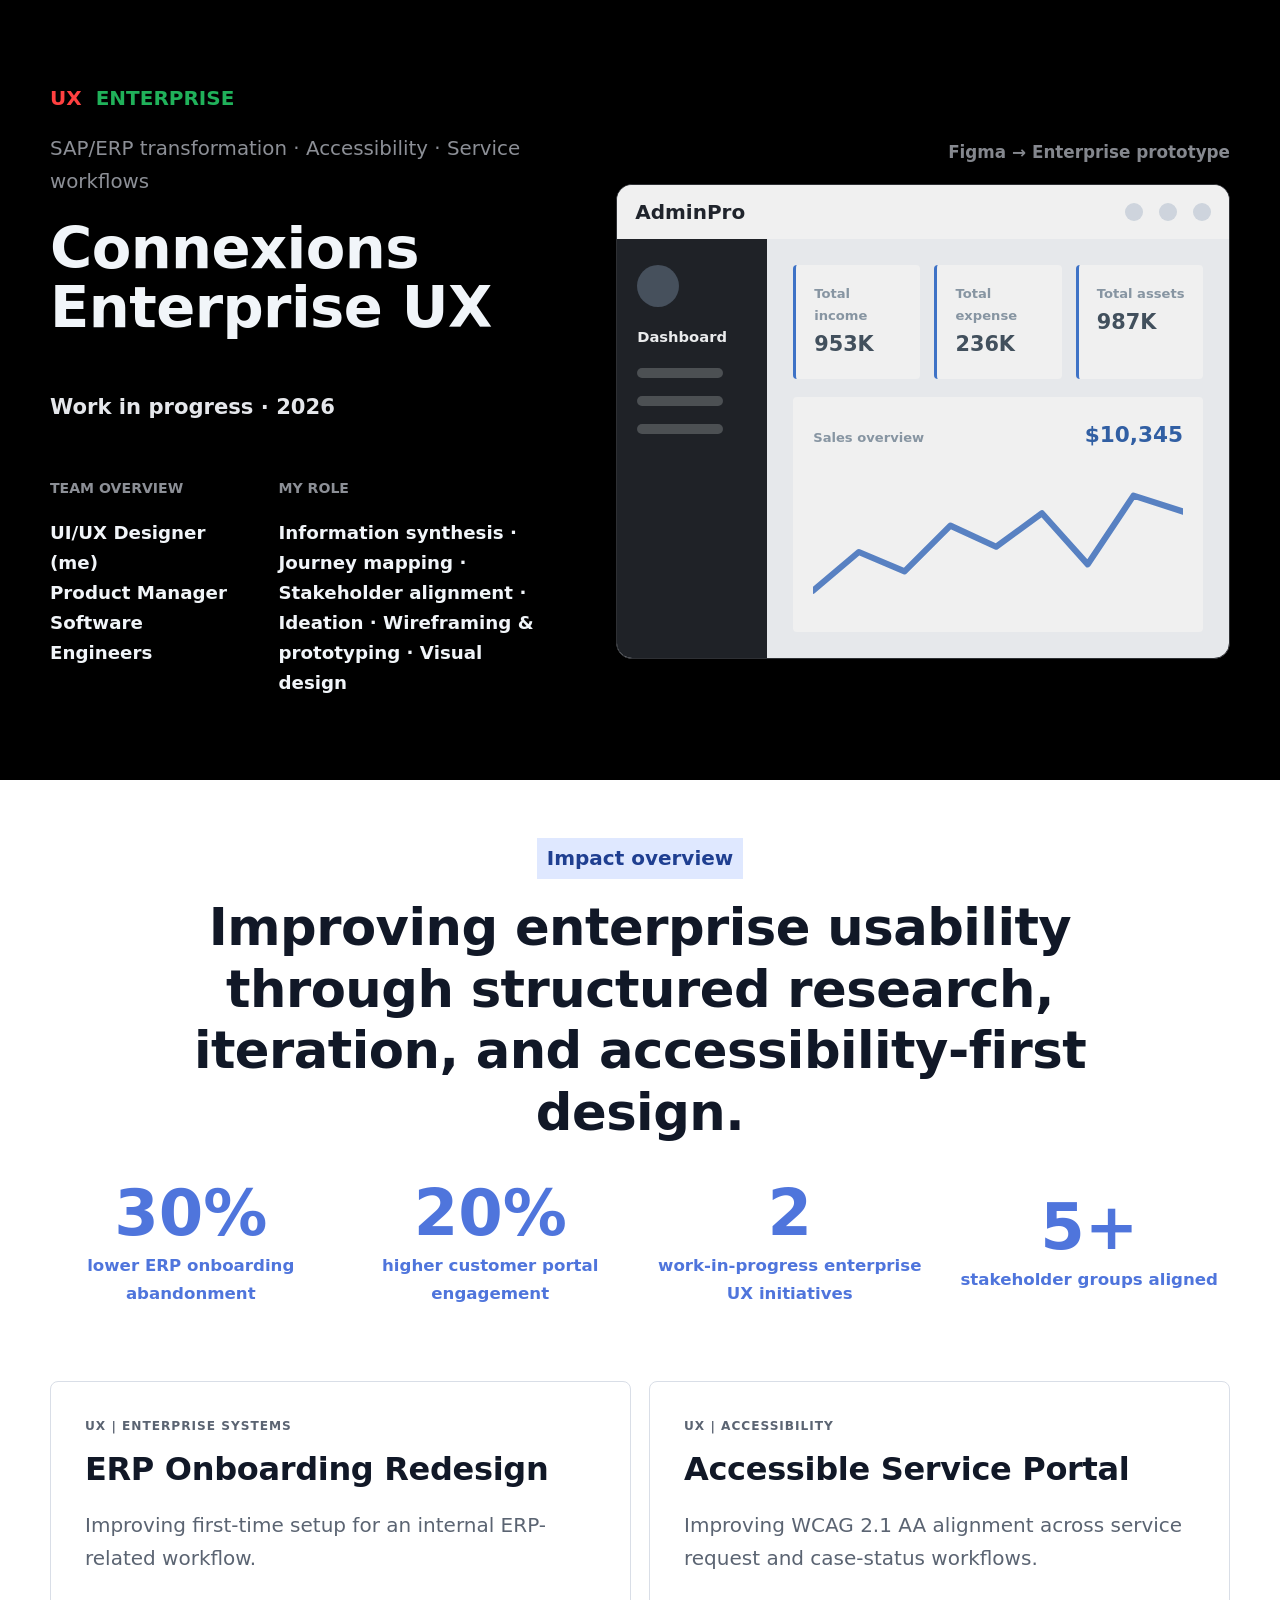
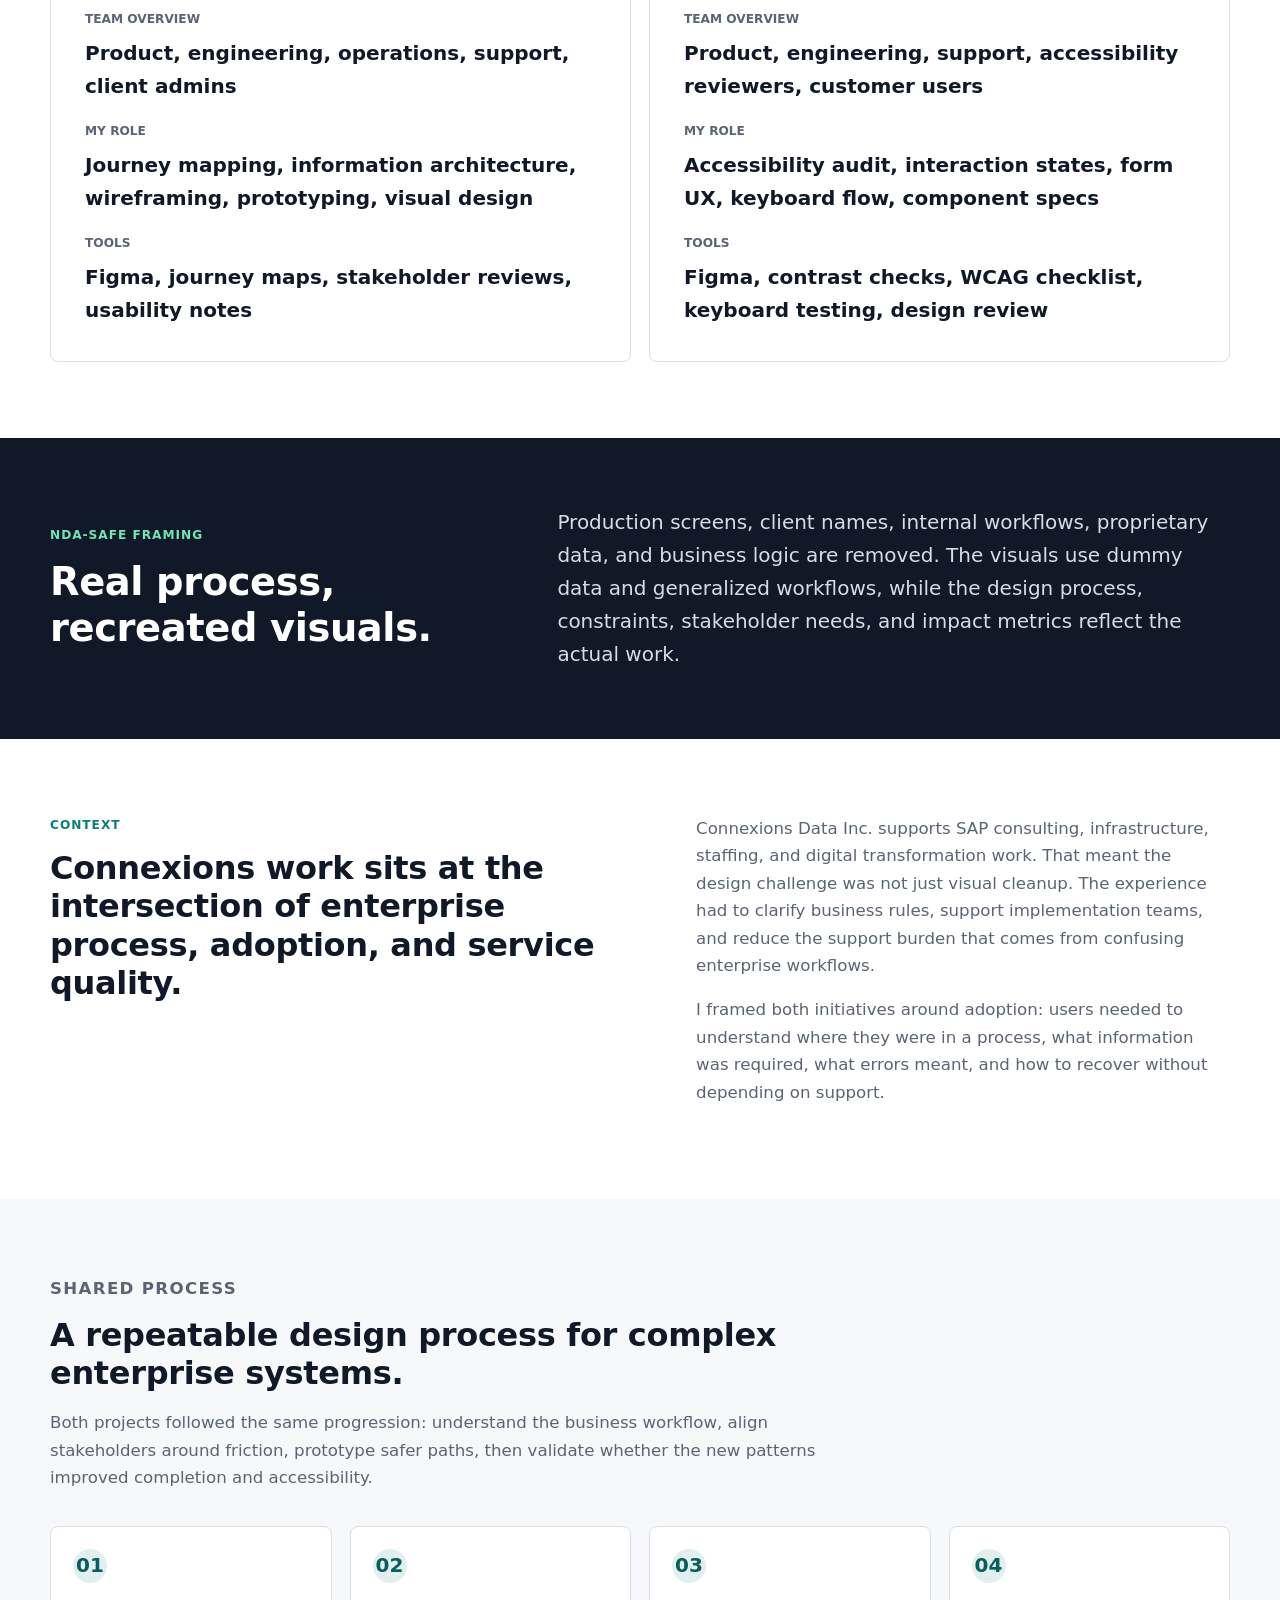
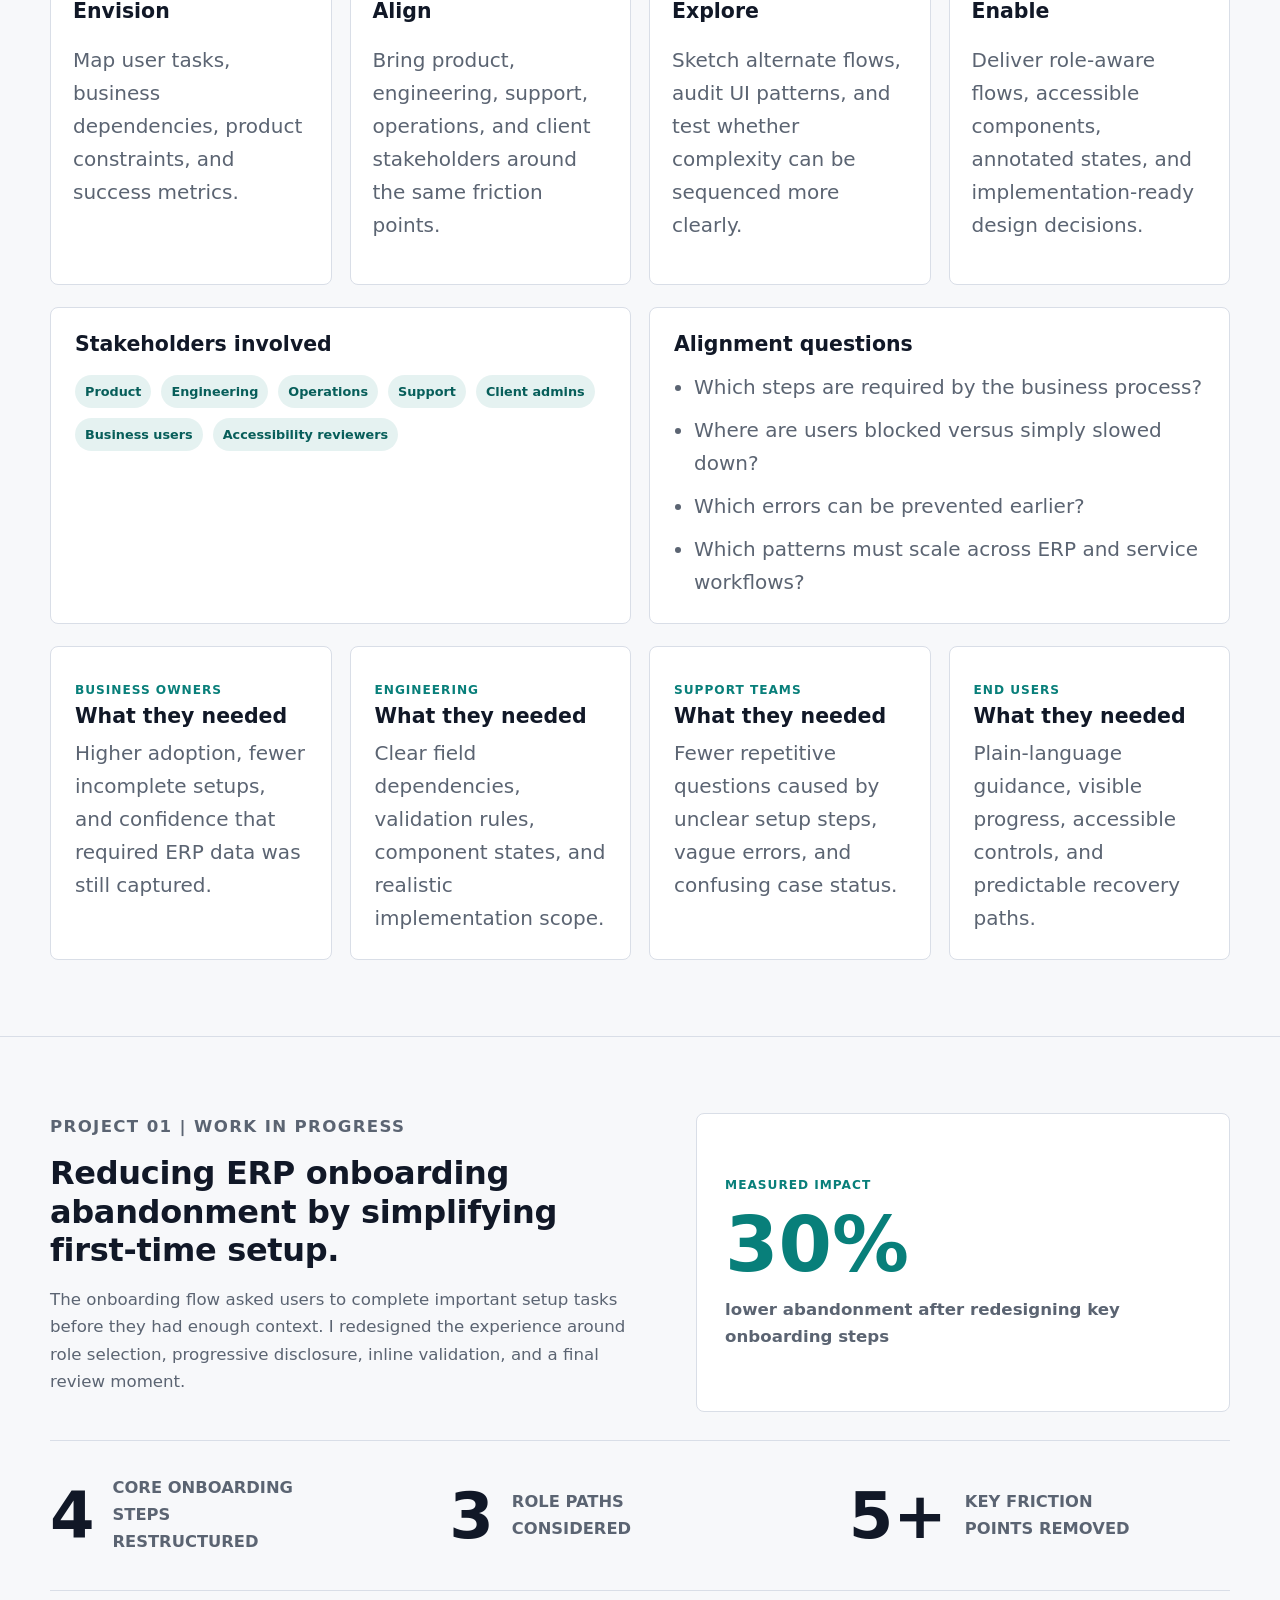
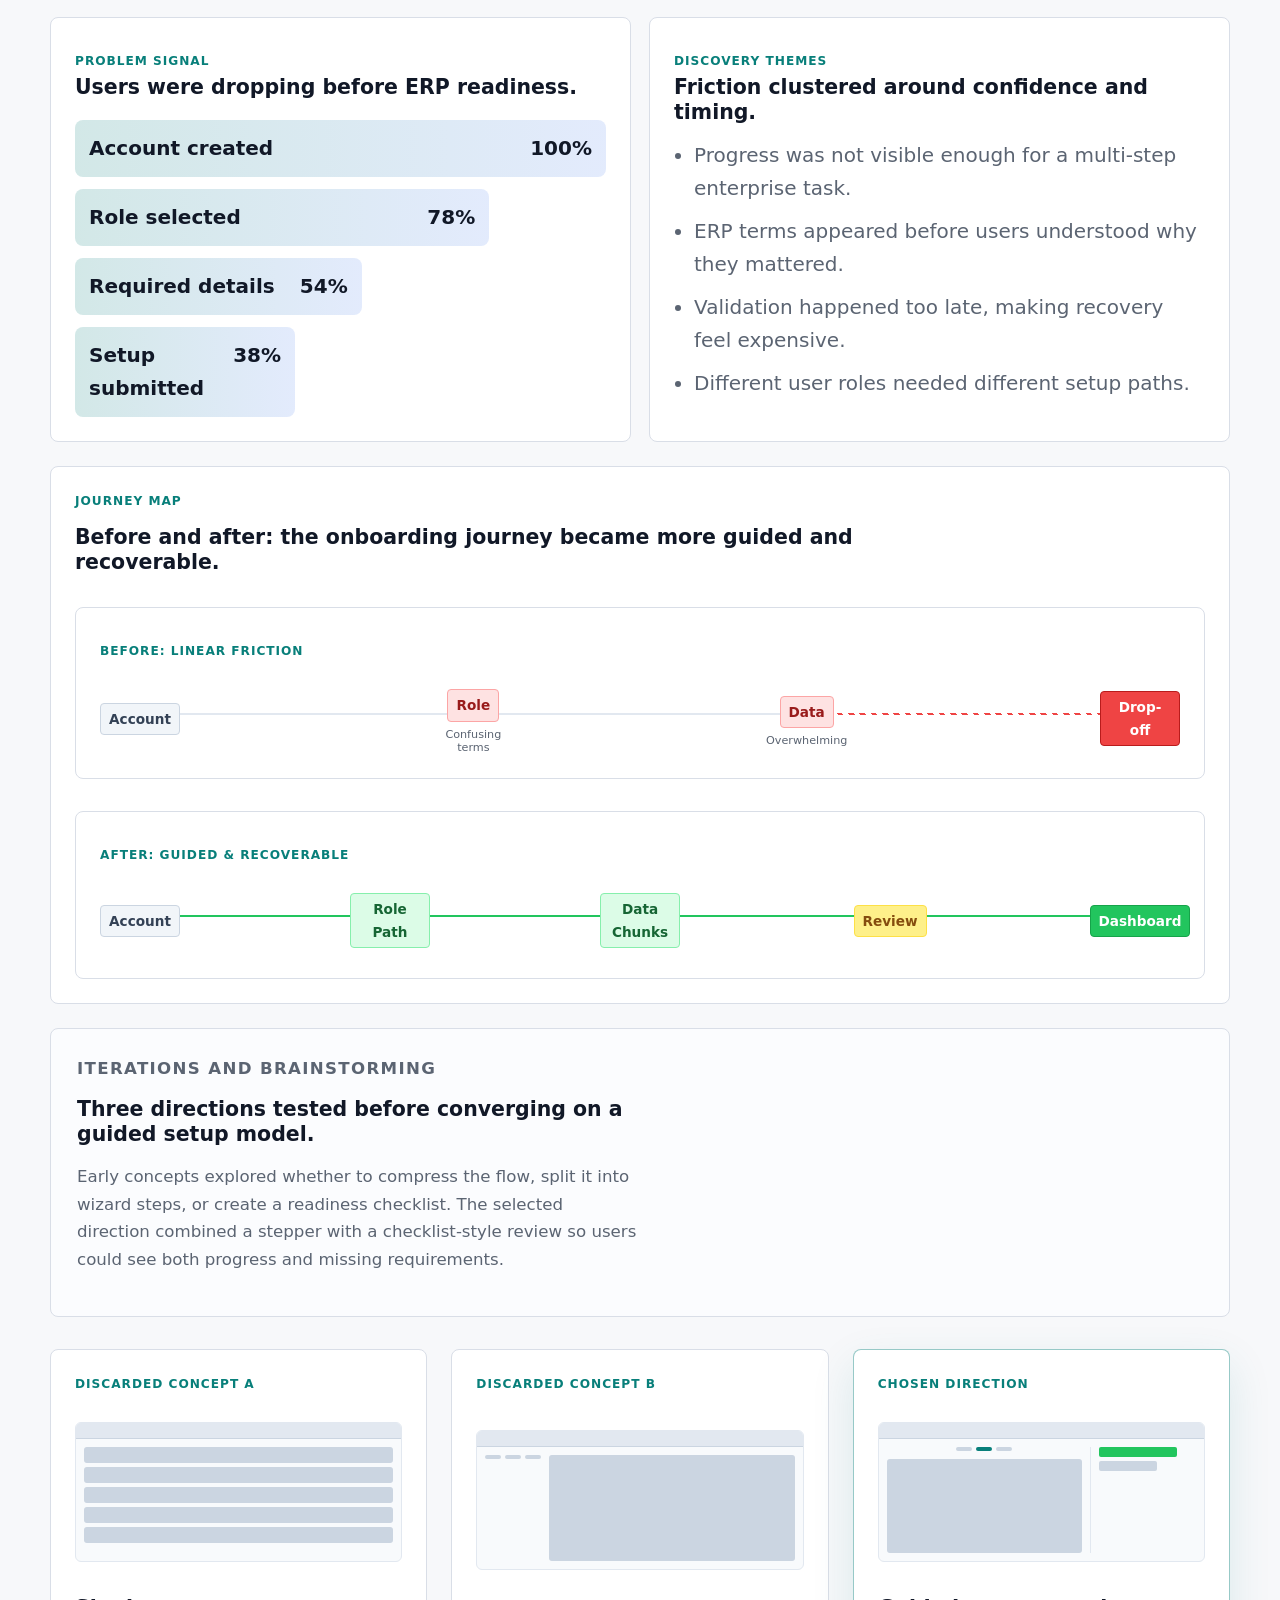
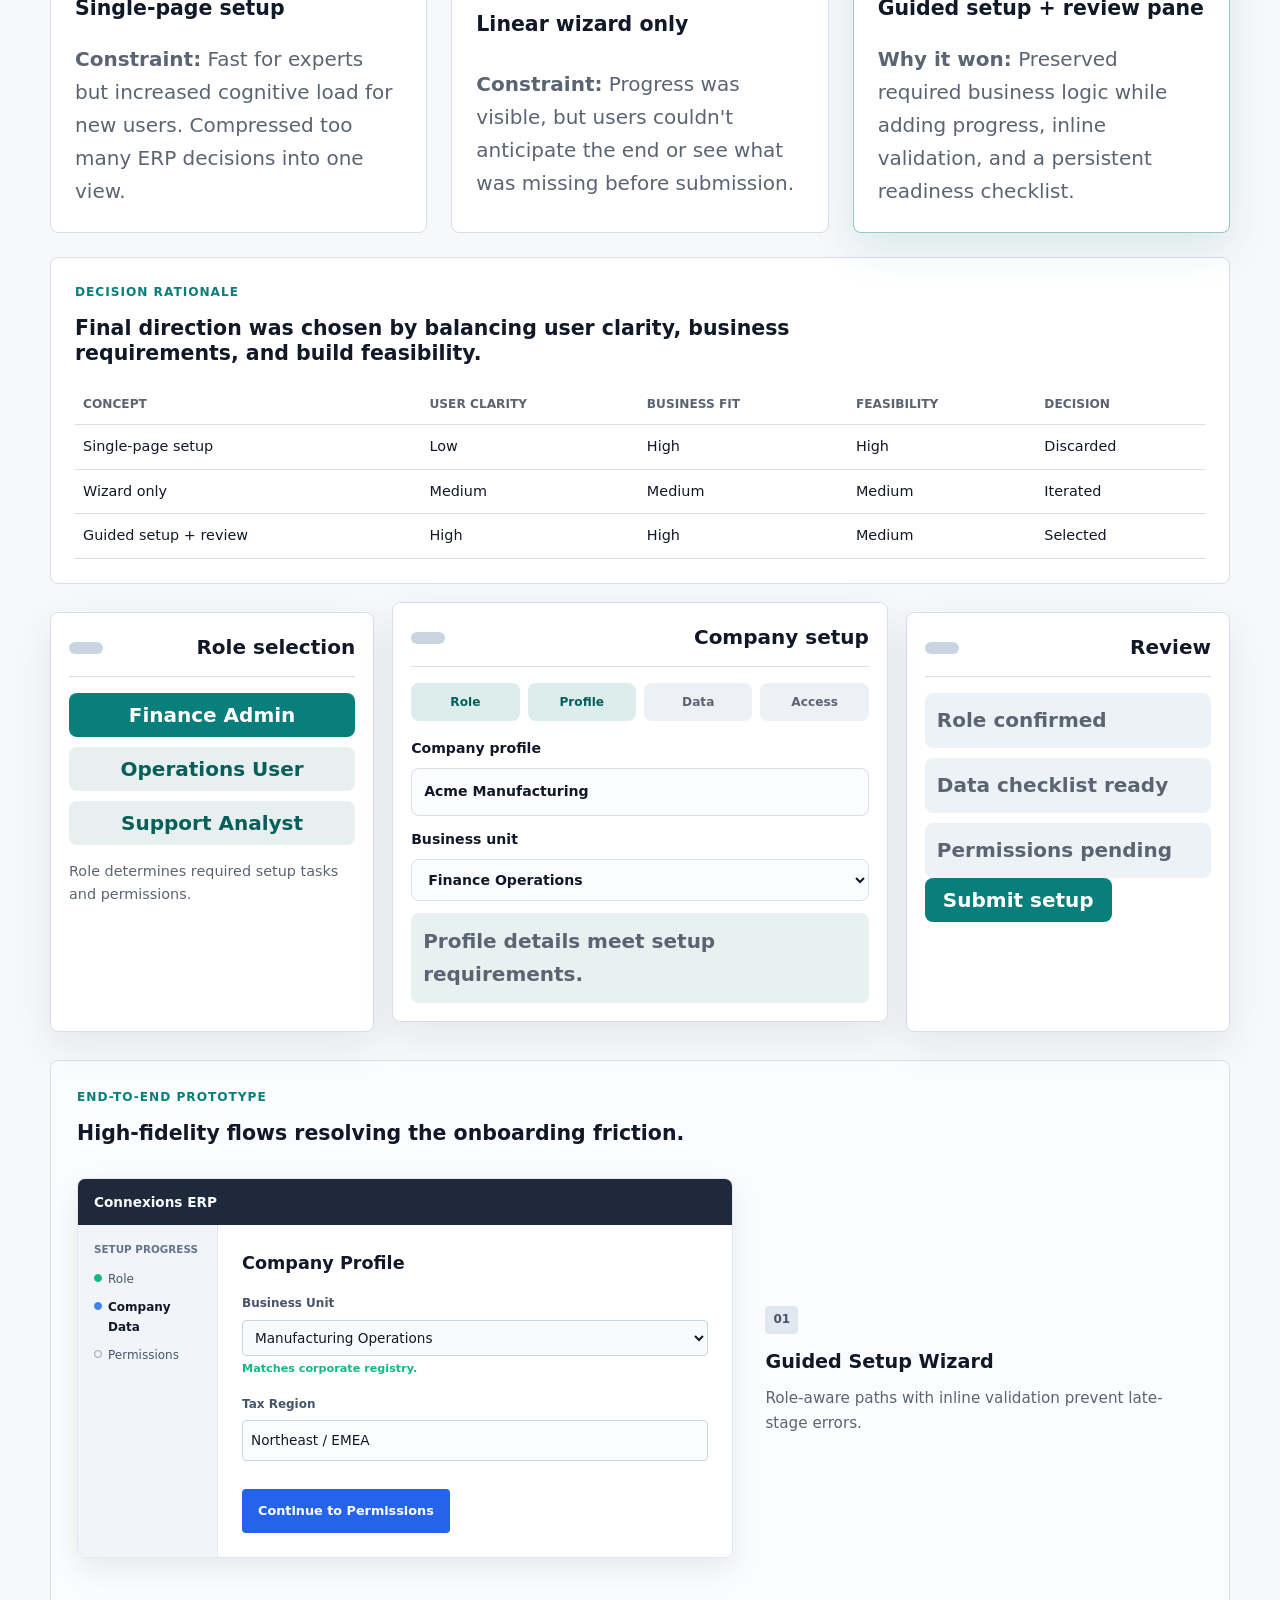
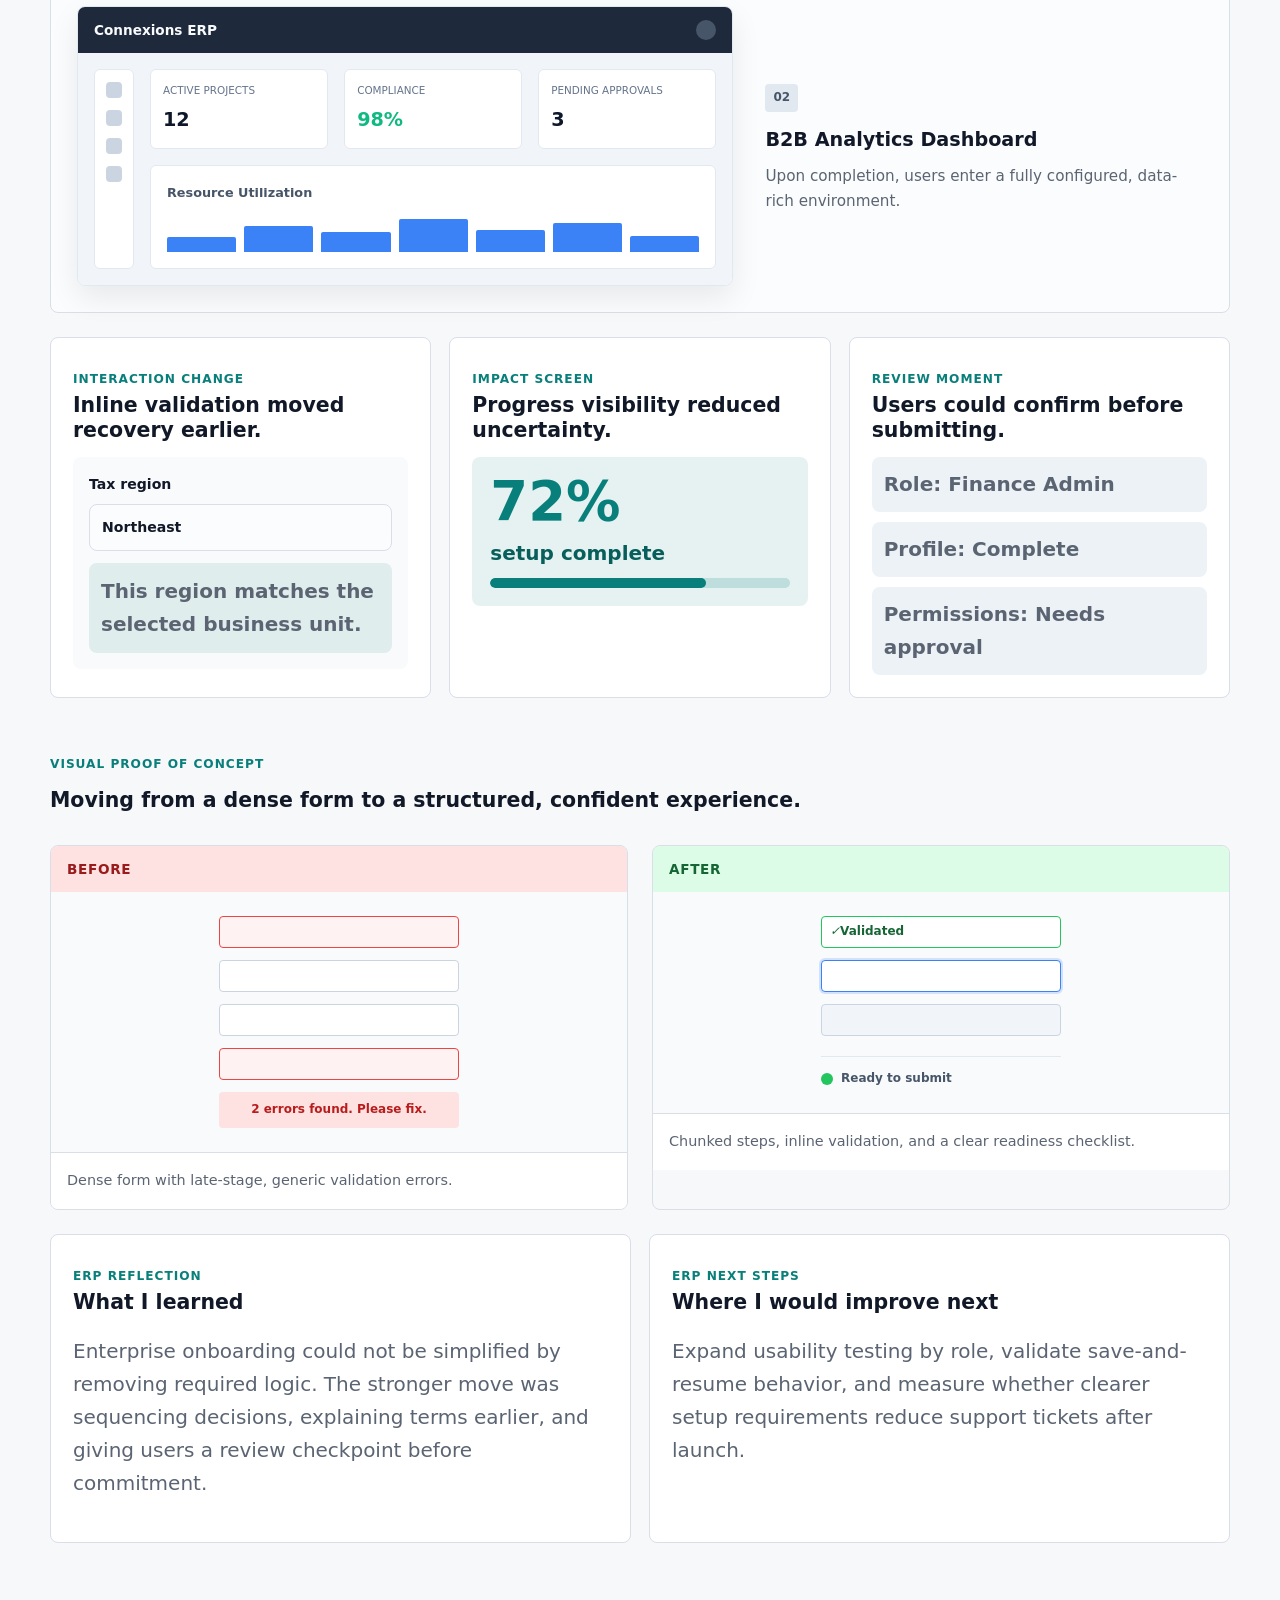
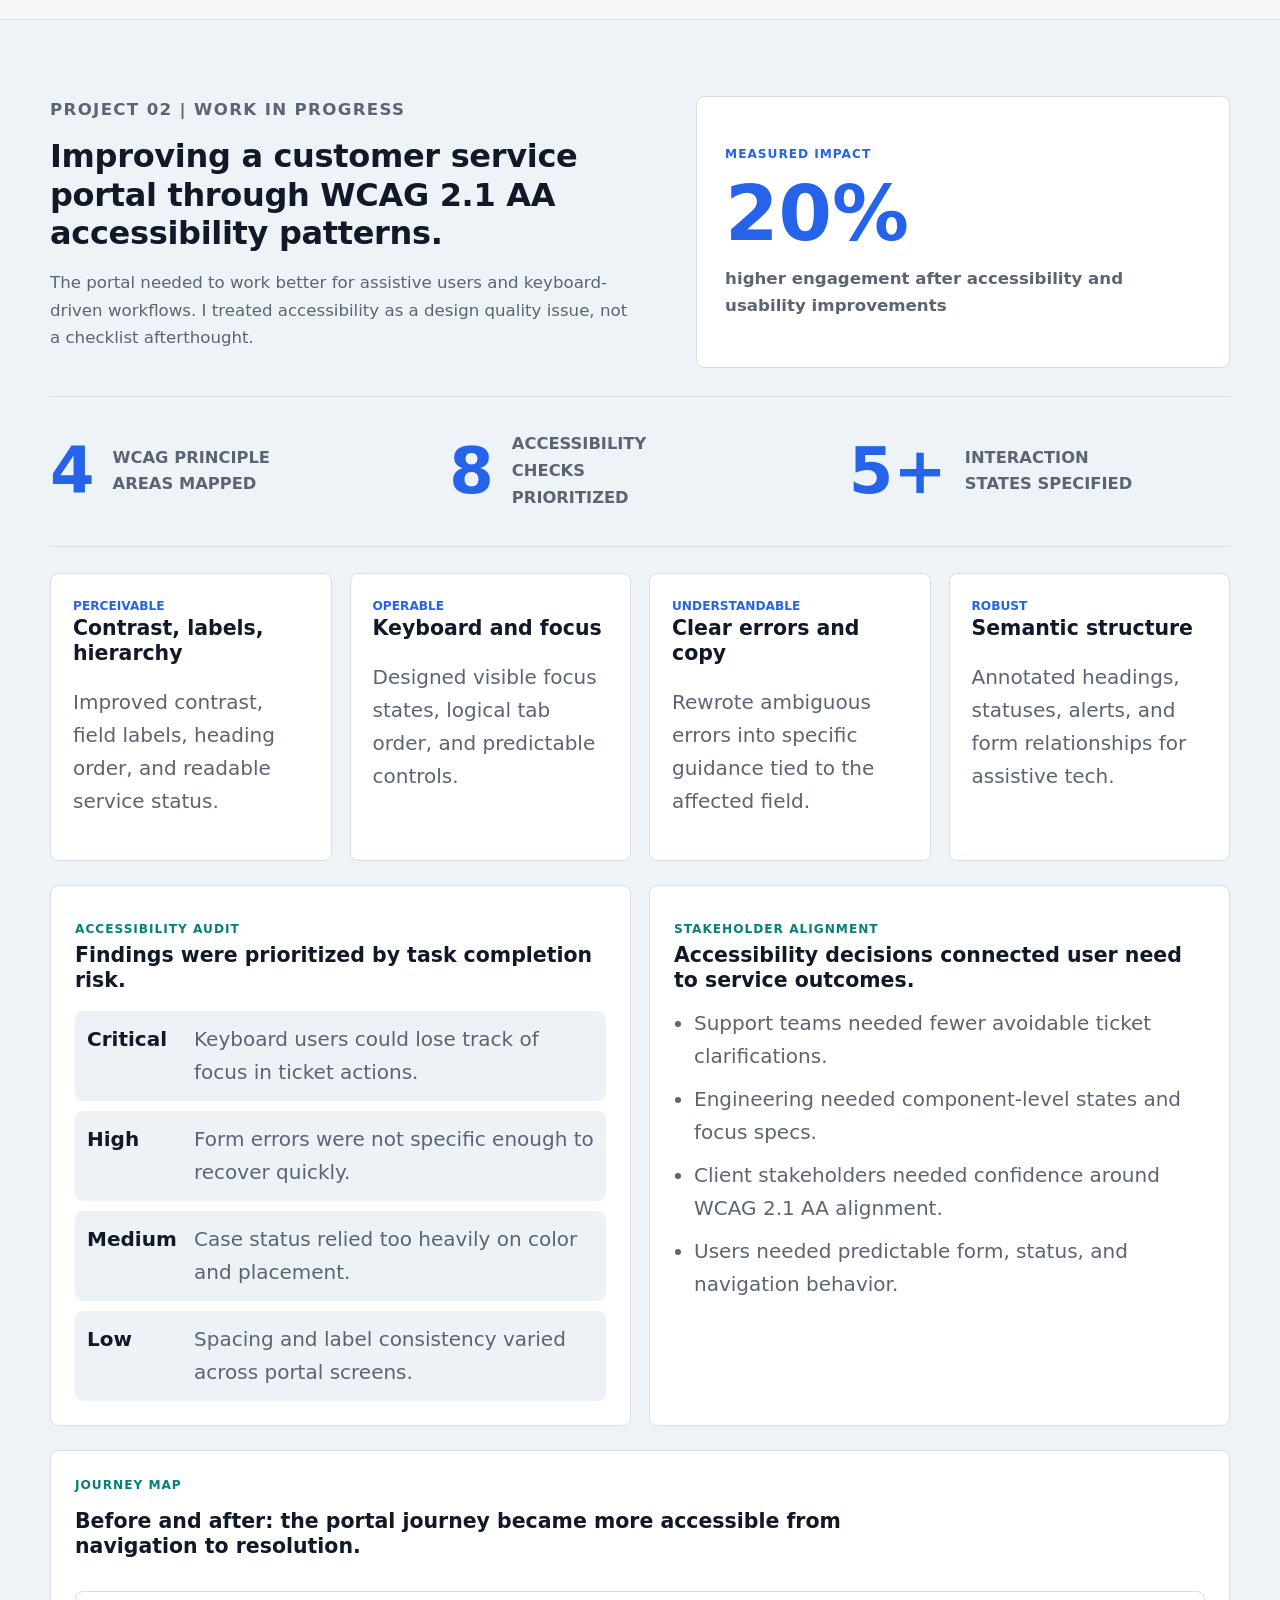
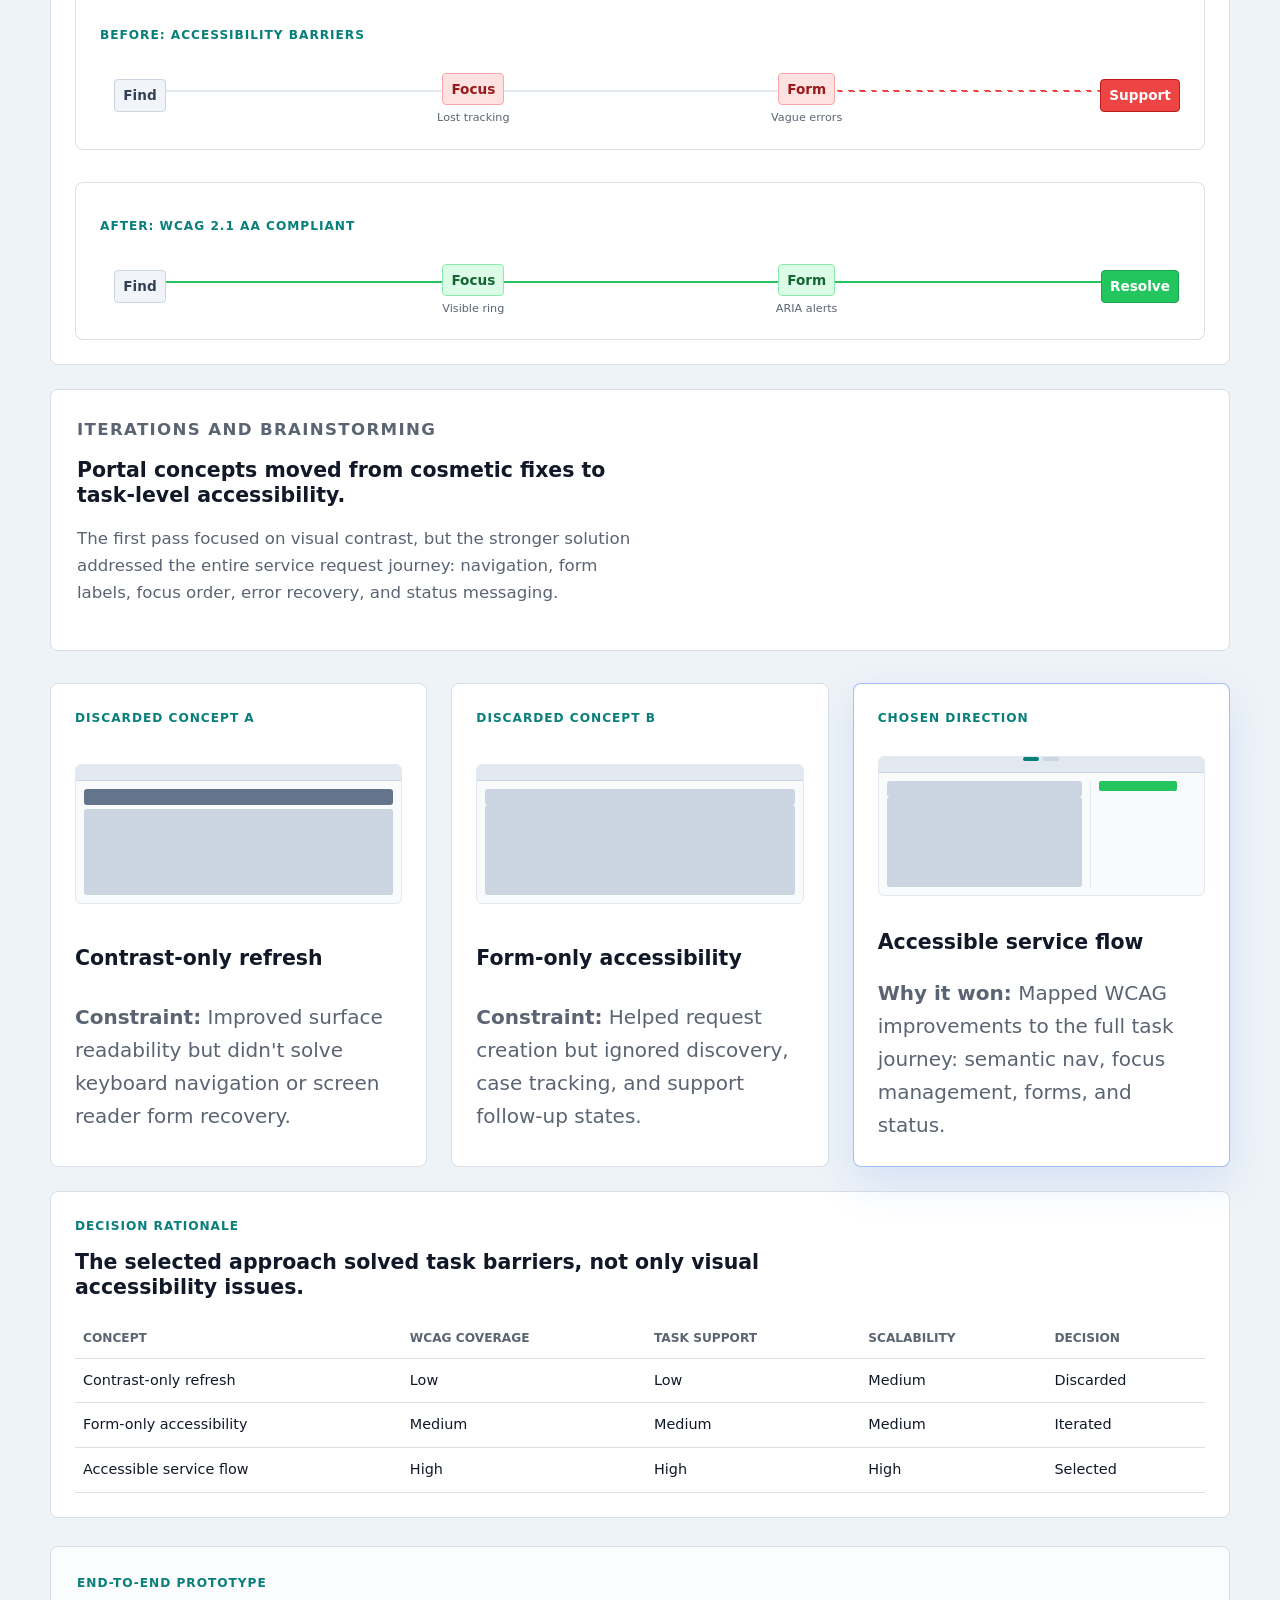
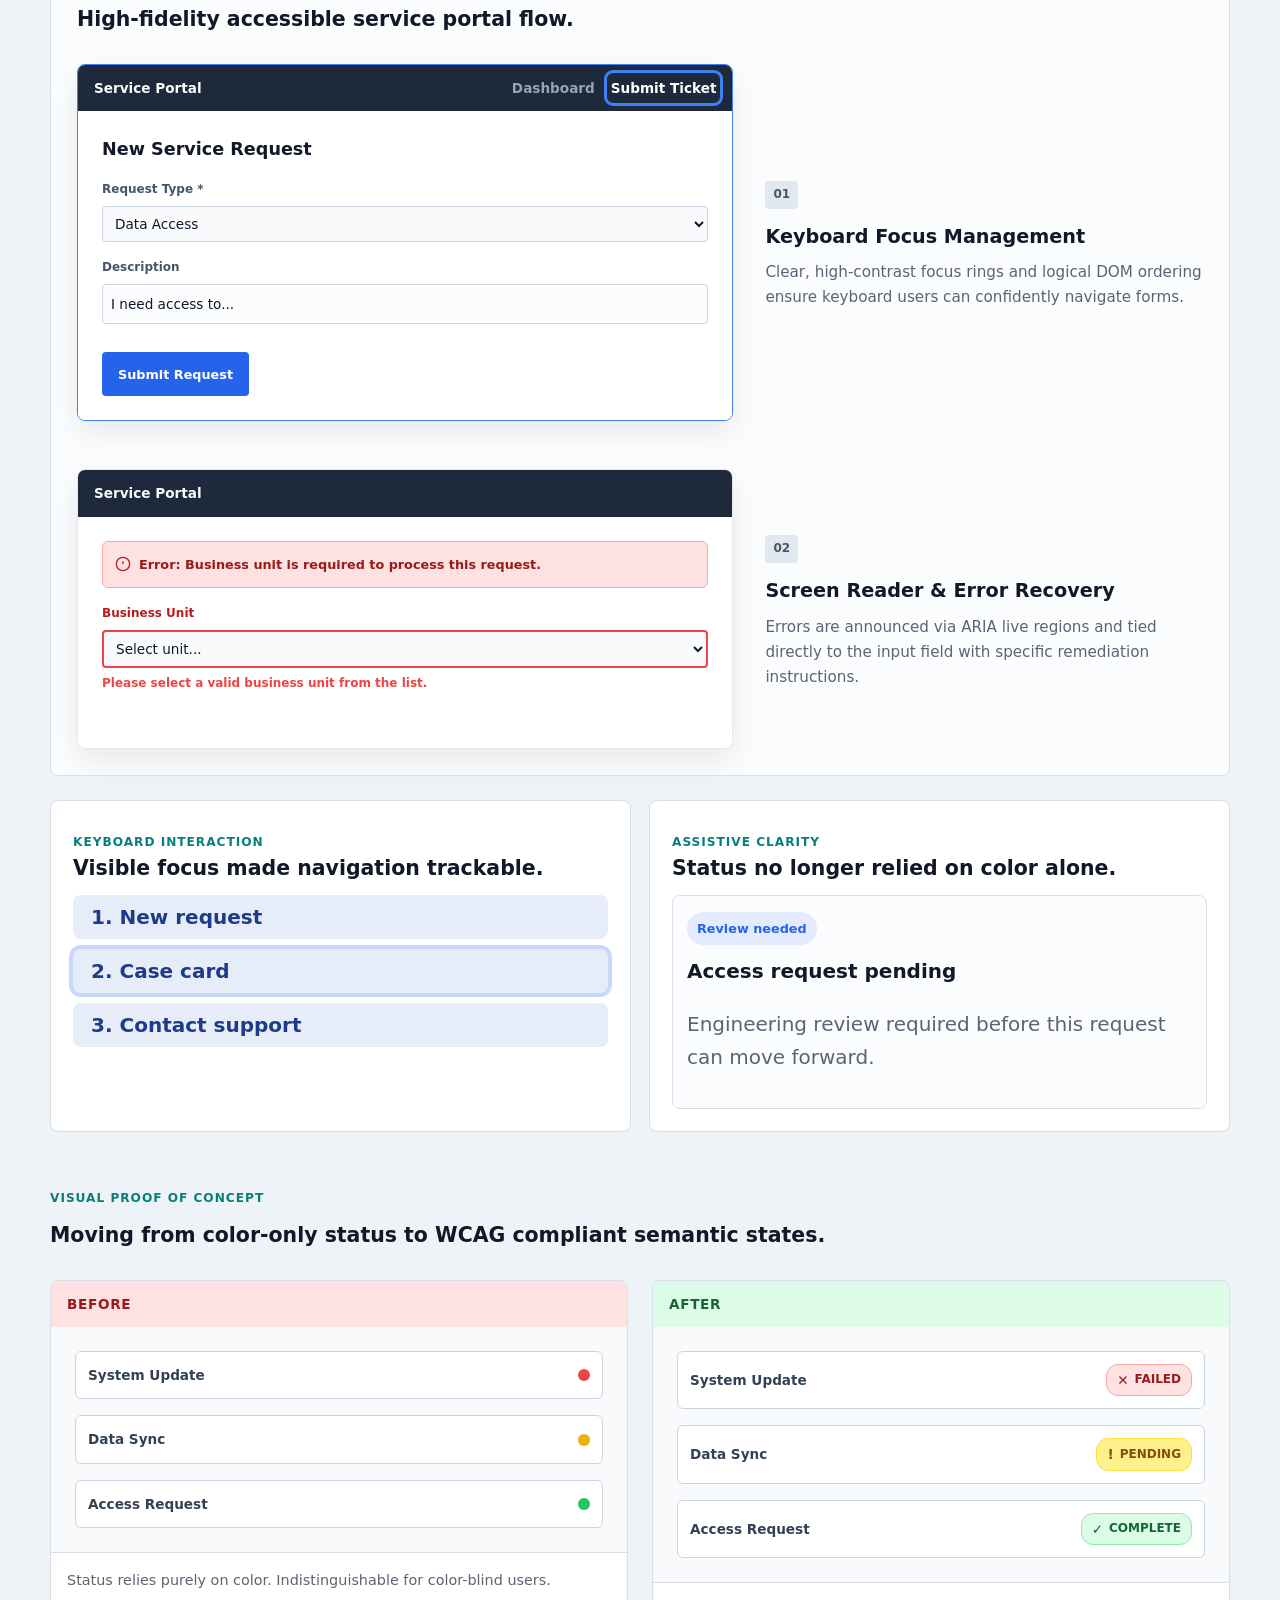
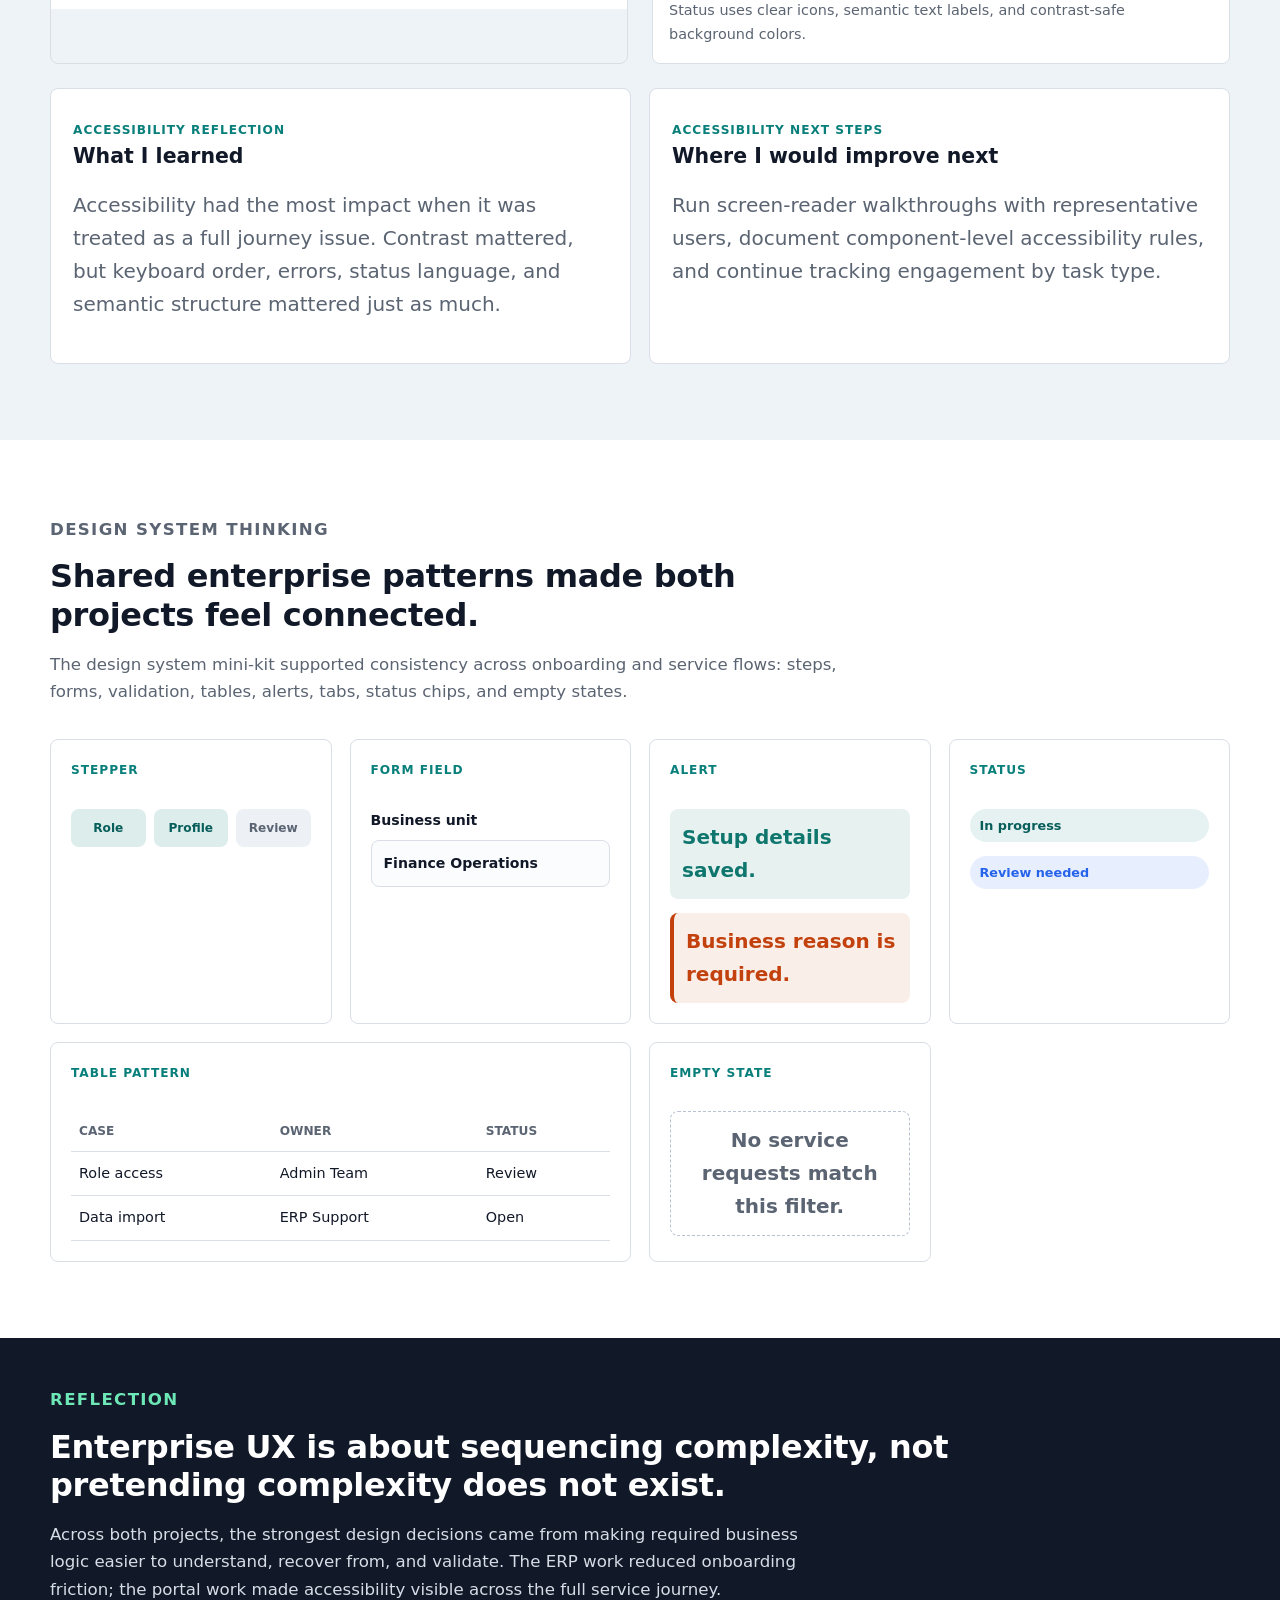
<file: index.html>
<!DOCTYPE html>
<html lang="en">
  <head>
    <meta charset="UTF-8" />
    <meta name="viewport" content="width=device-width, initial-scale=1.0" />
    <title>Connexions Data Inc. | Enterprise UX Case Study</title>
    <link rel="stylesheet" href="styles.css" />
  </head>
  <body>
    <a class="skip-link" href="#main">Skip to content</a>

    <main id="main">
      <section class="hero-section" id="top">
        <div class="section-inner dark-hero-grid">
          <div class="dark-hero-copy">
            <div class="hero-tags" aria-label="Project categories">
              <span>UX</span>
              <span>Enterprise</span>
            </div>
            <p class="hero-subcontext">SAP/ERP transformation · Accessibility · Service workflows</p>
            <h2>Connexions Enterprise UX</h2>
            <p class="hero-duration">Work in progress · 2026</p>

            <div class="hero-role-grid">
              <article>
                <span>Team overview</span>
                <p>UI/UX Designer (me)<br />Product Manager<br />Software Engineers</p>
              </article>
              <article>
                <span>My role</span>
                <p>Information synthesis · Journey mapping · Stakeholder alignment · Ideation · Wireframing & prototyping · Visual design</p>
              </article>
            </div>
          </div>

          <div class="dark-hero-visual" aria-label="Recreated NDA-safe project visuals">
            <p>Figma → Enterprise prototype</p>
            <div class="hero-dashboard-frame" aria-label="ERP portal dashboard preview">
              <div class="hero-dashboard-top">
                <span>AdminPro</span>
                <i></i>
                <i></i>
                <i></i>
              </div>
              <div class="hero-dashboard-body">
                <aside>
                  <span></span>
                  <strong>Dashboard</strong>
                  <span></span>
                  <span></span>
                  <span></span>
                </aside>
                <div class="hero-dashboard-main">
                  <div class="hero-metric-row">
                    <article><span>Total income</span><strong>953K</strong></article>
                    <article><span>Total expense</span><strong>236K</strong></article>
                    <article><span>Total assets</span><strong>987K</strong></article>
                  </div>
                  <div class="hero-chart-card">
                    <div>
                      <span>Sales overview</span>
                      <strong>$10,345</strong>
                    </div>
                    <svg viewBox="0 0 420 160" aria-hidden="true">
                      <polyline points="0,136 52,92 104,114 156,62 208,86 260,48 312,106 364,28 420,46" />
                    </svg>
                  </div>
                </div>
              </div>
            </div>
          </div>
        </div>
      </section>

      <section class="impact-hero" id="impact" aria-label="Impact overview">
        <div class="section-inner">
          <p class="impact-kicker">Impact overview</p>
          <h2>Improving enterprise usability through structured research, iteration, and accessibility-first design.</h2>
          <div class="impact-number-row">
            <article>
              <strong>30%</strong>
              <span>lower ERP onboarding abandonment</span>
            </article>
            <article>
              <strong>20%</strong>
              <span>higher customer portal engagement</span>
            </article>
            <article>
              <strong>2</strong>
              <span>work-in-progress enterprise UX initiatives</span>
            </article>
            <article>
              <strong>5+</strong>
              <span>stakeholder groups aligned</span>
            </article>
          </div>
        </div>
      </section>

      <section class="project-specs-section" aria-label="Project specs">
        <div class="section-inner project-specs-grid">
          <a href="erp_case_study.html" class="spec-card dark-spec">
            <p class="eyebrow">UX | Enterprise systems</p>
            <h2>ERP Onboarding Redesign</h2>
            <p>Improving first-time setup for an internal ERP-related workflow.</p>
            <dl>
              <div><dt>Team overview</dt><dd>Product, engineering, operations, support, client admins</dd></div>
              <div><dt>My role</dt><dd>Journey mapping, information architecture, wireframing, prototyping, visual design</dd></div>
              <div><dt>Tools</dt><dd>Figma, journey maps, stakeholder reviews, usability notes</dd></div>
            </dl>
          </a>
          <a href="#accessibility" class="spec-card light-spec">
            <p class="eyebrow">UX | Accessibility</p>
            <h2>Accessible Service Portal</h2>
            <p>Improving WCAG 2.1 AA alignment across service request and case-status workflows.</p>
            <dl>
              <div><dt>Team overview</dt><dd>Product, engineering, support, accessibility reviewers, customer users</dd></div>
              <div><dt>My role</dt><dd>Accessibility audit, interaction states, form UX, keyboard flow, component specs</dd></div>
              <div><dt>Tools</dt><dd>Figma, contrast checks, WCAG checklist, keyboard testing, design review</dd></div>
            </dl>
          </a>
        </div>
      </section>

      <section class="nda-band">
        <div class="section-inner nda-card">
          <div>
            <p class="eyebrow">NDA-safe framing</p>
            <h2>Real process, recreated visuals.</h2>
          </div>
          <p>
            Production screens, client names, internal workflows, proprietary data, and business
            logic are removed. The visuals use dummy data and generalized workflows, while the
            design process, constraints, stakeholder needs, and impact metrics reflect the actual
            work.
          </p>
        </div>
      </section>

      <section class="context-section">
        <div class="section-inner context-grid">
          <div>
            <p class="eyebrow">Context</p>
            <h2>Connexions work sits at the intersection of enterprise process, adoption, and service quality.</h2>
          </div>
          <div class="body-stack">
            <p>
              Connexions Data Inc. supports SAP consulting, infrastructure, staffing, and digital
              transformation work. That meant the design challenge was not just visual cleanup. The
              experience had to clarify business rules, support implementation teams, and reduce
              the support burden that comes from confusing enterprise workflows.
            </p>
            <p>
              I framed both initiatives around adoption: users needed to understand where they were
              in a process, what information was required, what errors meant, and how to recover
              without depending on support.
            </p>
          </div>
        </div>
      </section>

      <section class="process-section" id="process">
        <div class="section-inner">
          <div class="section-heading narrow">
            <p class="eyebrow">Shared process</p>
            <h2>A repeatable design process for complex enterprise systems.</h2>
            <p>
              Both projects followed the same progression: understand the business workflow, align
              stakeholders around friction, prototype safer paths, then validate whether the new
              patterns improved completion and accessibility.
            </p>
          </div>

          <div class="process-timeline" aria-label="Design process timeline">
            <article>
              <span>01</span>
              <h3>Envision</h3>
              <p>Map user tasks, business dependencies, product constraints, and success metrics.</p>
            </article>
            <article>
              <span>02</span>
              <h3>Align</h3>
              <p>Bring product, engineering, support, operations, and client stakeholders around the same friction points.</p>
            </article>
            <article>
              <span>03</span>
              <h3>Explore</h3>
              <p>Sketch alternate flows, audit UI patterns, and test whether complexity can be sequenced more clearly.</p>
            </article>
            <article>
              <span>04</span>
              <h3>Enable</h3>
              <p>Deliver role-aware flows, accessible components, annotated states, and implementation-ready design decisions.</p>
            </article>
          </div>

          <div class="stakeholder-board" aria-label="Stakeholder map">
            <article>
              <h3>Stakeholders involved</h3>
              <div class="stakeholder-tags">
                <span>Product</span>
                <span>Engineering</span>
                <span>Operations</span>
                <span>Support</span>
                <span>Client admins</span>
                <span>Business users</span>
                <span>Accessibility reviewers</span>
              </div>
            </article>
            <article>
              <h3>Alignment questions</h3>
              <ul class="clean-list">
                <li>Which steps are required by the business process?</li>
                <li>Where are users blocked versus simply slowed down?</li>
                <li>Which errors can be prevented earlier?</li>
                <li>Which patterns must scale across ERP and service workflows?</li>
              </ul>
            </article>
          </div>

          <div class="stakeholder-map" aria-label="Detailed stakeholder map">
            <article>
              <span class="card-label">Business owners</span>
              <h3>What they needed</h3>
              <p>Higher adoption, fewer incomplete setups, and confidence that required ERP data was still captured.</p>
            </article>
            <article>
              <span class="card-label">Engineering</span>
              <h3>What they needed</h3>
              <p>Clear field dependencies, validation rules, component states, and realistic implementation scope.</p>
            </article>
            <article>
              <span class="card-label">Support teams</span>
              <h3>What they needed</h3>
              <p>Fewer repetitive questions caused by unclear setup steps, vague errors, and confusing case status.</p>
            </article>
            <article>
              <span class="card-label">End users</span>
              <h3>What they needed</h3>
              <p>Plain-language guidance, visible progress, accessible controls, and predictable recovery paths.</p>
            </article>
          </div>
        </div>
      </section>

      <section class="project-section" id="erp">
        <div class="section-inner">
          <div class="project-intro">
            <div>
              <p class="eyebrow">Project 01 | Work in progress</p>
              <h2>Reducing ERP onboarding abandonment by simplifying first-time setup.</h2>
              <p>
                The onboarding flow asked users to complete important setup tasks before they had
                enough context. I redesigned the experience around role selection, progressive
                disclosure, inline validation, and a final review moment.
              </p>
            </div>
            <aside class="impact-card">
              <span>Measured impact</span>
              <strong>30%</strong>
              <p>lower abandonment after redesigning key onboarding steps</p>
            </aside>
          </div>

          <div class="project-data-strip" aria-label="ERP project data">
            <article><strong>4</strong><span>core onboarding steps restructured</span></article>
            <article><strong>3</strong><span>role paths considered</span></article>
            <article><strong>5+</strong><span>key friction points removed</span></article>
          </div>

          <div class="deep-grid">
            <article class="research-card">
              <span class="card-label">Problem signal</span>
              <h3>Users were dropping before ERP readiness.</h3>
              <div class="funnel-chart" aria-label="Anonymized onboarding drop-off funnel">
                <div style="--w: 100%"><span>Account created</span><strong>100%</strong></div>
                <div style="--w: 78%"><span>Role selected</span><strong>78%</strong></div>
                <div style="--w: 54%"><span>Required details</span><strong>54%</strong></div>
                <div style="--w: 38%"><span>Setup submitted</span><strong>38%</strong></div>
              </div>
            </article>
            <article class="research-card">
              <span class="card-label">Discovery themes</span>
              <h3>Friction clustered around confidence and timing.</h3>
              <ul class="clean-list">
                <li>Progress was not visible enough for a multi-step enterprise task.</li>
                <li>ERP terms appeared before users understood why they mattered.</li>
                <li>Validation happened too late, making recovery feel expensive.</li>
                <li>Different user roles needed different setup paths.</li>
              </ul>
            </article>
          </div>

          <div class="journey-section visual-journey-section" aria-label="ERP before and after user journey maps">
            <div class="artifact-title">
              <p class="eyebrow">Journey map</p>
              <h3>Before and after: the onboarding journey became more guided and recoverable.</h3>
            </div>
            <div class="visual-journey-grid">
              <article class="journey-before">
                <span class="card-label">Before: Linear friction</span>
                <div class="v-track">
                  <div class="v-step start"><span>Account</span></div>
                  <div class="v-line"></div>
                  <div class="v-step pain"><span>Role</span><small>Confusing terms</small></div>
                  <div class="v-line"></div>
                  <div class="v-step pain"><span>Data</span><small>Overwhelming</small></div>
                  <div class="v-line block"></div>
                  <div class="v-step fail"><span>Drop-off</span></div>
                </div>
              </article>
              <article class="journey-after">
                <span class="card-label">After: Guided & Recoverable</span>
                <div class="v-track">
                  <div class="v-step start"><span>Account</span></div>
                  <div class="v-line ok"></div>
                  <div class="v-step success"><span>Role Path</span></div>
                  <div class="v-line ok"></div>
                  <div class="v-step success"><span>Data Chunks</span></div>
                  <div class="v-line ok"></div>
                  <div class="v-step review"><span>Review</span></div>
                  <div class="v-line ok"></div>
                  <div class="v-step win"><span>Dashboard</span></div>
                </div>
              </article>
            </div>
          </div>

          <div class="iteration-lab">
            <div class="lab-copy">
              <p class="eyebrow">Iterations and brainstorming</p>
              <h3>Three directions tested before converging on a guided setup model.</h3>
              <p>
                Early concepts explored whether to compress the flow, split it into wizard steps,
                or create a readiness checklist. The selected direction combined a stepper with a
                checklist-style review so users could see both progress and missing requirements.
              </p>
            </div>
          </div>

          <div class="concept-board deep-concept-board" aria-label="ERP visual brainstorming concepts">
            <article class="concept-card">
              <span class="card-label">Discarded concept A</span>
              <div class="hf-wireframe" aria-hidden="true">
                <div class="hf-header"></div>
                <div class="hf-body">
                  <div class="hf-col"><div class="hf-box"></div><div class="hf-box"></div><div class="hf-box"></div><div class="hf-box"></div><div class="hf-box"></div></div>
                </div>
              </div>
              <h3>Single-page setup</h3>
              <p><strong>Constraint:</strong> Fast for experts but increased cognitive load for new users. Compressed too many ERP decisions into one view.</p>
            </article>
            <article class="concept-card">
              <span class="card-label">Discarded concept B</span>
              <div class="hf-wireframe" aria-hidden="true">
                <div class="hf-header"></div>
                <div class="hf-body">
                  <div class="hf-wizard-steps"><span></span><span></span><span></span></div>
                  <div class="hf-box large"></div>
                </div>
              </div>
              <h3>Linear wizard only</h3>
              <p><strong>Constraint:</strong> Progress was visible, but users couldn't anticipate the end or see what was missing before submission.</p>
            </article>
            <article class="concept-card selected-concept">
              <span class="card-label">Chosen direction</span>
              <div class="hf-wireframe" aria-hidden="true">
                <div class="hf-header"></div>
                <div class="hf-body dual-pane">
                  <div class="hf-main"><div class="hf-wizard-steps"><span></span><span class="active"></span><span></span></div><div class="hf-box large"></div></div>
                  <div class="hf-sidebar"><div class="hf-checklist"><div class="hf-check"></div><div class="hf-check pending"></div></div></div>
                </div>
              </div>
              <h3>Guided setup + review pane</h3>
              <p><strong>Why it won:</strong> Preserved required business logic while adding progress, inline validation, and a persistent readiness checklist.</p>
            </article>
          </div>

          <div class="decision-matrix" aria-label="ERP design decision matrix">
            <div class="artifact-title">
              <p class="eyebrow">Decision rationale</p>
              <h3>Final direction was chosen by balancing user clarity, business requirements, and build feasibility.</h3>
            </div>
            <table>
              <thead>
                <tr>
                  <th scope="col">Concept</th>
                  <th scope="col">User clarity</th>
                  <th scope="col">Business fit</th>
                  <th scope="col">Feasibility</th>
                  <th scope="col">Decision</th>
                </tr>
              </thead>
              <tbody>
                <tr>
                  <td>Single-page setup</td>
                  <td>Low</td>
                  <td>High</td>
                  <td>High</td>
                  <td>Discarded</td>
                </tr>
                <tr>
                  <td>Wizard only</td>
                  <td>Medium</td>
                  <td>Medium</td>
                  <td>Medium</td>
                  <td>Iterated</td>
                </tr>
                <tr>
                  <td>Guided setup + review</td>
                  <td>High</td>
                  <td>High</td>
                  <td>Medium</td>
                  <td>Selected</td>
                </tr>
              </tbody>
            </table>
          </div>

          <div class="screen-row" aria-label="ERP recreated screen set">
            <article class="mini-screen">
              <div class="screen-bar"><span></span><strong>Role selection</strong></div>
              <div class="choice-list">
                <button type="button">Finance Admin</button>
                <button type="button" class="ghost-button">Operations User</button>
                <button type="button" class="ghost-button">Support Analyst</button>
              </div>
              <p class="helper-text">Role determines required setup tasks and permissions.</p>
            </article>
            <article class="mini-screen featured-screen">
              <div class="screen-bar"><span></span><strong>Company setup</strong></div>
              <ol class="stepper">
                <li class="complete">Role</li>
                <li class="active">Profile</li>
                <li>Data</li>
                <li>Access</li>
              </ol>
              <label>
                Company profile
                <input value="Acme Manufacturing" aria-label="Company profile" />
              </label>
              <label>
                Business unit
                <select aria-label="Business unit"><option>Finance Operations</option></select>
              </label>
              <p class="success-note">Profile details meet setup requirements.</p>
            </article>
            <article class="mini-screen">
              <div class="screen-bar"><span></span><strong>Review</strong></div>
              <div class="review-list">
                <span>Role confirmed</span>
                <span>Data checklist ready</span>
                <span>Permissions pending</span>
              </div>
              <button type="button">Submit setup</button>
            </article>
          </div>

          <div class="prototype-flow visual-prototype-flow" aria-label="ERP working prototype flow">
            <div class="artifact-title">
              <p class="eyebrow">End-to-End Prototype</p>
              <h3>High-fidelity flows resolving the onboarding friction.</h3>
            </div>
            <div class="dashboard-flow-container">
              
              <div class="db-flow-step">
                <div class="db-ui-mockup setup-wizard">
                  <div class="db-header"><strong>Connexions ERP</strong></div>
                  <div class="db-body split">
                    <div class="db-sidebar">
                      <span>Setup Progress</span>
                      <ul><li class="done">Role</li><li class="active">Company Data</li><li>Permissions</li></ul>
                    </div>
                    <div class="db-main">
                      <h4>Company Profile</h4>
                      <div class="db-form-group">
                        <label>Business Unit</label>
                        <select aria-label="Business unit"><option>Manufacturing Operations</option></select>
                        <small class="db-success">Matches corporate registry.</small>
                      </div>
                      <div class="db-form-group">
                        <label>Tax Region</label>
                        <input value="Northeast / EMEA" aria-label="Tax region" />
                      </div>
                      <button class="db-btn" type="button">Continue to Permissions</button>
                    </div>
                  </div>
                </div>
                <div class="db-flow-caption">
                  <span>01</span>
                  <h4>Guided Setup Wizard</h4>
                  <p>Role-aware paths with inline validation prevent late-stage errors.</p>
                </div>
              </div>

              <div class="db-flow-step">
                <div class="db-ui-mockup final-dashboard">
                  <div class="db-header"><strong>Connexions ERP</strong> <div class="db-avatar"></div></div>
                  <div class="db-body dashboard-layout">
                    <div class="db-sidebar-mini"><i></i><i></i><i></i><i></i></div>
                    <div class="db-main">
                      <div class="db-top-stats">
                        <div class="db-stat"><span>Active Projects</span><strong>12</strong></div>
                        <div class="db-stat"><span>Compliance</span><strong class="good">98%</strong></div>
                        <div class="db-stat"><span>Pending Approvals</span><strong>3</strong></div>
                      </div>
                      <div class="db-chart-area">
                        <div class="db-chart-title">Resource Utilization</div>
                        <div class="db-chart-bars">
                          <i style="height:40%"></i><i style="height:70%"></i><i style="height:55%"></i><i style="height:90%"></i><i style="height:60%"></i><i style="height:80%"></i><i style="height:45%"></i>
                        </div>
                      </div>
                    </div>
                  </div>
                </div>
                <div class="db-flow-caption">
                  <span>02</span>
                  <h4>B2B Analytics Dashboard</h4>
                  <p>Upon completion, users enter a fully configured, data-rich environment.</p>
                </div>
              </div>

            </div>
          </div>

          <div class="interaction-gallery" aria-label="ERP interaction and impact screens">
            <article class="interaction-screen">
              <span class="card-label">Interaction change</span>
              <h3>Inline validation moved recovery earlier.</h3>
              <div class="state-demo">
                <label>
                  Tax region
                  <input value="Northeast" aria-label="Tax region" />
                </label>
                <p class="success-note">This region matches the selected business unit.</p>
              </div>
            </article>
            <article class="interaction-screen">
              <span class="card-label">Impact screen</span>
              <h3>Progress visibility reduced uncertainty.</h3>
              <div class="progress-demo" aria-label="ERP progress demo">
                <strong>72%</strong>
                <span>setup complete</span>
                <div><i style="--w: 72%"></i></div>
              </div>
            </article>
            <article class="interaction-screen">
              <span class="card-label">Review moment</span>
              <h3>Users could confirm before submitting.</h3>
              <div class="review-list">
                <span>Role: Finance Admin</span>
                <span>Profile: Complete</span>
                <span>Permissions: Needs approval</span>
              </div>
            </article>
          </div>

          <div class="before-after-visual">
            <div class="artifact-title">
              <p class="eyebrow">Visual Proof of Concept</p>
              <h3>Moving from a dense form to a structured, confident experience.</h3>
            </div>
            <div class="ba-grid">
              <div class="ba-card before-card">
                <div class="ba-header">Before</div>
                <div class="ba-ui-mockup bad-ui">
                  <div class="bad-form">
                    <div class="bad-input error"></div>
                    <div class="bad-input"></div>
                    <div class="bad-input"></div>
                    <div class="bad-input error"></div>
                    <div class="bad-error-box">2 errors found. Please fix.</div>
                  </div>
                </div>
                <p>Dense form with late-stage, generic validation errors.</p>
              </div>
              <div class="ba-card after-card">
                <div class="ba-header">After</div>
                <div class="ba-ui-mockup good-ui">
                  <div class="good-form">
                    <div class="good-input ok"><i>✓</i> Validated</div>
                    <div class="good-input focus"></div>
                    <div class="good-input empty"></div>
                    <div class="good-checklist"><span>Ready to submit</span></div>
                  </div>
                </div>
                <p>Chunked steps, inline validation, and a clear readiness checklist.</p>
              </div>
            </div>
          </div>

          <div class="project-reflection">
            <article>
              <span class="card-label">ERP reflection</span>
              <h3>What I learned</h3>
              <p>Enterprise onboarding could not be simplified by removing required logic. The stronger move was sequencing decisions, explaining terms earlier, and giving users a review checkpoint before commitment.</p>
            </article>
            <article>
              <span class="card-label">ERP next steps</span>
              <h3>Where I would improve next</h3>
              <p>Expand usability testing by role, validate save-and-resume behavior, and measure whether clearer setup requirements reduce support tickets after launch.</p>
            </article>
          </div>
        </div>
      </section>

      <section class="project-section accessibility-section" id="accessibility">
        <div class="section-inner">
          <div class="project-intro">
            <div>
              <p class="eyebrow">Project 02 | Work in progress</p>
              <h2>Improving a customer service portal through WCAG 2.1 AA accessibility patterns.</h2>
              <p>
                The portal needed to work better for assistive users and keyboard-driven workflows.
                I treated accessibility as a design quality issue, not a checklist afterthought.
              </p>
            </div>
            <aside class="impact-card blue-card">
              <span>Measured impact</span>
              <strong>20%</strong>
              <p>higher engagement after accessibility and usability improvements</p>
            </aside>
          </div>

          <div class="project-data-strip blue-strip" aria-label="Accessibility project data">
            <article><strong>4</strong><span>WCAG principle areas mapped</span></article>
            <article><strong>8</strong><span>accessibility checks prioritized</span></article>
            <article><strong>5+</strong><span>interaction states specified</span></article>
          </div>

          <div class="wcag-map" aria-label="WCAG 2.1 AA mapping">
            <article>
              <span>Perceivable</span>
              <h3>Contrast, labels, hierarchy</h3>
              <p>Improved contrast, field labels, heading order, and readable service status.</p>
            </article>
            <article>
              <span>Operable</span>
              <h3>Keyboard and focus</h3>
              <p>Designed visible focus states, logical tab order, and predictable controls.</p>
            </article>
            <article>
              <span>Understandable</span>
              <h3>Clear errors and copy</h3>
              <p>Rewrote ambiguous errors into specific guidance tied to the affected field.</p>
            </article>
            <article>
              <span>Robust</span>
              <h3>Semantic structure</h3>
              <p>Annotated headings, statuses, alerts, and form relationships for assistive tech.</p>
            </article>
          </div>

          <div class="deep-grid">
            <article class="research-card">
              <span class="card-label">Accessibility audit</span>
              <h3>Findings were prioritized by task completion risk.</h3>
              <div class="audit-table" role="table" aria-label="Accessibility audit findings">
                <div role="row">
                  <strong role="cell">Critical</strong>
                  <span role="cell">Keyboard users could lose track of focus in ticket actions.</span>
                </div>
                <div role="row">
                  <strong role="cell">High</strong>
                  <span role="cell">Form errors were not specific enough to recover quickly.</span>
                </div>
                <div role="row">
                  <strong role="cell">Medium</strong>
                  <span role="cell">Case status relied too heavily on color and placement.</span>
                </div>
                <div role="row">
                  <strong role="cell">Low</strong>
                  <span role="cell">Spacing and label consistency varied across portal screens.</span>
                </div>
              </div>
            </article>
            <article class="research-card">
              <span class="card-label">Stakeholder alignment</span>
              <h3>Accessibility decisions connected user need to service outcomes.</h3>
              <ul class="clean-list">
                <li>Support teams needed fewer avoidable ticket clarifications.</li>
                <li>Engineering needed component-level states and focus specs.</li>
                <li>Client stakeholders needed confidence around WCAG 2.1 AA alignment.</li>
                <li>Users needed predictable form, status, and navigation behavior.</li>
              </ul>
            </article>
          </div>

          <div class="journey-section visual-journey-section" aria-label="Service portal before and after journey maps">
            <div class="artifact-title">
              <p class="eyebrow">Journey map</p>
              <h3>Before and after: the portal journey became more accessible from navigation to resolution.</h3>
            </div>
            <div class="visual-journey-grid">
              <article class="journey-before">
                <span class="card-label">Before: Accessibility Barriers</span>
                <div class="v-track">
                  <div class="v-step start"><span>Find</span></div>
                  <div class="v-line"></div>
                  <div class="v-step pain"><span>Focus</span><small>Lost tracking</small></div>
                  <div class="v-line"></div>
                  <div class="v-step pain"><span>Form</span><small>Vague errors</small></div>
                  <div class="v-line block"></div>
                  <div class="v-step fail"><span>Support</span></div>
                </div>
              </article>
              <article class="journey-after">
                <span class="card-label">After: WCAG 2.1 AA Compliant</span>
                <div class="v-track">
                  <div class="v-step start"><span>Find</span></div>
                  <div class="v-line ok"></div>
                  <div class="v-step success"><span>Focus</span><small>Visible ring</small></div>
                  <div class="v-line ok"></div>
                  <div class="v-step success"><span>Form</span><small>ARIA alerts</small></div>
                  <div class="v-line ok"></div>
                  <div class="v-step win"><span>Resolve</span></div>
                </div>
              </article>
            </div>
          </div>

          <div class="iteration-lab portal-lab">
            <div class="lab-copy">
              <p class="eyebrow">Iterations and brainstorming</p>
              <h3>Portal concepts moved from cosmetic fixes to task-level accessibility.</h3>
              <p>
                The first pass focused on visual contrast, but the stronger solution addressed the
                entire service request journey: navigation, form labels, focus order, error recovery,
                and status messaging.
              </p>
            </div>
          </div>

          <div class="concept-board deep-concept-board" aria-label="Accessibility visual brainstorming concepts">
            <article class="concept-card">
              <span class="card-label">Discarded concept A</span>
              <div class="hf-wireframe" aria-hidden="true">
                <div class="hf-header"></div>
                <div class="hf-body">
                  <div class="hf-col"><div class="hf-box" style="background:#64748b;"></div><div class="hf-box large"></div></div>
                </div>
              </div>
              <h3>Contrast-only refresh</h3>
              <p><strong>Constraint:</strong> Improved surface readability but didn't solve keyboard navigation or screen reader form recovery.</p>
            </article>
            <article class="concept-card">
              <span class="card-label">Discarded concept B</span>
              <div class="hf-wireframe" aria-hidden="true">
                <div class="hf-header"></div>
                <div class="hf-body dual-pane">
                  <div class="hf-main"><div class="hf-box"></div><div class="hf-box large"></div></div>
                </div>
              </div>
              <h3>Form-only accessibility</h3>
              <p><strong>Constraint:</strong> Helped request creation but ignored discovery, case tracking, and support follow-up states.</p>
            </article>
            <article class="concept-card selected-concept blue-selected">
              <span class="card-label">Chosen direction</span>
              <div class="hf-wireframe" aria-hidden="true">
                <div class="hf-header"><div class="hf-wizard-steps"><span class="active"></span><span></span></div></div>
                <div class="hf-body dual-pane">
                  <div class="hf-main"><div class="hf-box"></div><div class="hf-box large"></div></div>
                  <div class="hf-sidebar"><div class="hf-checklist"><div class="hf-check"></div></div></div>
                </div>
              </div>
              <h3>Accessible service flow</h3>
              <p><strong>Why it won:</strong> Mapped WCAG improvements to the full task journey: semantic nav, focus management, forms, and status.</p>
            </article>
          </div>

          <div class="decision-matrix" aria-label="Accessibility design decision matrix">
            <div class="artifact-title">
              <p class="eyebrow">Decision rationale</p>
              <h3>The selected approach solved task barriers, not only visual accessibility issues.</h3>
            </div>
            <table>
              <thead>
                <tr>
                  <th scope="col">Concept</th>
                  <th scope="col">WCAG coverage</th>
                  <th scope="col">Task support</th>
                  <th scope="col">Scalability</th>
                  <th scope="col">Decision</th>
                </tr>
              </thead>
              <tbody>
                <tr>
                  <td>Contrast-only refresh</td>
                  <td>Low</td>
                  <td>Low</td>
                  <td>Medium</td>
                  <td>Discarded</td>
                </tr>
                <tr>
                  <td>Form-only accessibility</td>
                  <td>Medium</td>
                  <td>Medium</td>
                  <td>Medium</td>
                  <td>Iterated</td>
                </tr>
                <tr>
                  <td>Accessible service flow</td>
                  <td>High</td>
                  <td>High</td>
                  <td>High</td>
                  <td>Selected</td>
                </tr>
              </tbody>
            </table>
          </div>

          <div class="prototype-flow visual-prototype-flow" aria-label="Accessible service portal working prototype flow">
            <div class="artifact-title">
              <p class="eyebrow">End-to-End Prototype</p>
              <h3>High-fidelity accessible service portal flow.</h3>
            </div>
            <div class="dashboard-flow-container">
              
              <div class="db-flow-step">
                <div class="db-ui-mockup a11y-focus">
                  <div class="db-header">
                    <strong>Service Portal</strong>
                    <div class="db-nav-links"><span>Dashboard</span><span class="focus-ring">Submit Ticket</span></div>
                  </div>
                  <div class="db-body">
                    <div class="db-main">
                      <h4>New Service Request</h4>
                      <div class="db-form-group">
                        <label for="req-type">Request Type <span class="req">*</span></label>
                        <select id="req-type" aria-invalid="false"><option>Data Access</option></select>
                      </div>
                      <div class="db-form-group">
                        <label for="req-desc">Description</label>
                        <input id="req-desc" value="I need access to..." />
                      </div>
                      <button class="db-btn" type="button">Submit Request</button>
                    </div>
                  </div>
                </div>
                <div class="db-flow-caption">
                  <span>01</span>
                  <h4>Keyboard Focus Management</h4>
                  <p>Clear, high-contrast focus rings and logical DOM ordering ensure keyboard users can confidently navigate forms.</p>
                </div>
              </div>

              <div class="db-flow-step">
                <div class="db-ui-mockup a11y-errors">
                  <div class="db-header"><strong>Service Portal</strong></div>
                  <div class="db-body">
                    <div class="db-main">
                      <div class="aria-live-region" role="alert">
                        <svg width="16" height="16" viewBox="0 0 24 24" fill="none" stroke="#b91c1c" stroke-width="2"><circle cx="12" cy="12" r="10"/><line x1="12" y1="8" x2="12" y2="12"/><line x1="12" y1="16" x2="12.01" y2="16"/></svg>
                        <span>Error: Business unit is required to process this request.</span>
                      </div>
                      <div class="db-form-group error-state">
                        <label>Business Unit</label>
                        <select aria-invalid="true"><option>Select unit...</option></select>
                        <small class="db-error-text">Please select a valid business unit from the list.</small>
                      </div>
                    </div>
                  </div>
                </div>
                <div class="db-flow-caption">
                  <span>02</span>
                  <h4>Screen Reader & Error Recovery</h4>
                  <p>Errors are announced via ARIA live regions and tied directly to the input field with specific remediation instructions.</p>
                </div>
              </div>

            </div>
          </div>

          <div class="interaction-gallery two-col" aria-label="Accessibility interaction and impact screens">
            <article class="interaction-screen">
              <span class="card-label">Keyboard interaction</span>
              <h3>Visible focus made navigation trackable.</h3>
              <div class="focus-path">
                <button type="button">1. New request</button>
                <button type="button" class="focus-button">2. Case card</button>
                <button type="button">3. Contact support</button>
              </div>
            </article>
            <article class="interaction-screen">
              <span class="card-label">Assistive clarity</span>
              <h3>Status no longer relied on color alone.</h3>
              <div class="ticket-card">
                <span class="status-chip blue">Review needed</span>
                <strong>Access request pending</strong>
                <p>Engineering review required before this request can move forward.</p>
              </div>
            </article>
          </div>

          <div class="before-after-visual">
            <div class="artifact-title">
              <p class="eyebrow">Visual Proof of Concept</p>
              <h3>Moving from color-only status to WCAG compliant semantic states.</h3>
            </div>
            <div class="ba-grid">
              <div class="ba-card before-card">
                <div class="ba-header">Before</div>
                <div class="ba-ui-mockup bad-ui">
                  <div class="a11y-status-demo bad-status">
                    <div class="status-row"><span>System Update</span> <div class="dot red"></div></div>
                    <div class="status-row"><span>Data Sync</span> <div class="dot yellow"></div></div>
                    <div class="status-row"><span>Access Request</span> <div class="dot green"></div></div>
                  </div>
                </div>
                <p>Status relies purely on color. Indistinguishable for color-blind users.</p>
              </div>
              <div class="ba-card after-card">
                <div class="ba-header">After</div>
                <div class="ba-ui-mockup good-ui">
                  <div class="a11y-status-demo good-status">
                    <div class="status-row"><span>System Update</span> <div class="badge red"><i>✕</i> Failed</div></div>
                    <div class="status-row"><span>Data Sync</span> <div class="badge yellow"><i>!</i> Pending</div></div>
                    <div class="status-row"><span>Access Request</span> <div class="badge green"><i>✓</i> Complete</div></div>
                  </div>
                </div>
                <p>Status uses clear icons, semantic text labels, and contrast-safe background colors.</p>
              </div>
            </div>
          </div>

          <div class="project-reflection">
            <article>
              <span class="card-label">Accessibility reflection</span>
              <h3>What I learned</h3>
              <p>Accessibility had the most impact when it was treated as a full journey issue. Contrast mattered, but keyboard order, errors, status language, and semantic structure mattered just as much.</p>
            </article>
            <article>
              <span class="card-label">Accessibility next steps</span>
              <h3>Where I would improve next</h3>
              <p>Run screen-reader walkthroughs with representative users, document component-level accessibility rules, and continue tracking engagement by task type.</p>
            </article>
          </div>
        </div>
      </section>

      <section class="system-section" id="system">
        <div class="section-inner">
          <div class="section-heading narrow">
            <p class="eyebrow">Design system thinking</p>
            <h2>Shared enterprise patterns made both projects feel connected.</h2>
            <p>
              The design system mini-kit supported consistency across onboarding and service flows:
              steps, forms, validation, tables, alerts, tabs, status chips, and empty states.
            </p>
          </div>

          <div class="component-board" aria-label="Enterprise UI component examples">
            <article>
              <span class="card-label">Stepper</span>
              <ol class="stepper compact-stepper">
                <li class="complete">Role</li>
                <li class="active">Profile</li>
                <li>Review</li>
              </ol>
            </article>
            <article>
              <span class="card-label">Form field</span>
              <label>
                Business unit
                <input value="Finance Operations" aria-label="Business unit" />
              </label>
            </article>
            <article>
              <span class="card-label">Alert</span>
              <p class="success-note">Setup details saved.</p>
              <p class="error-note">Business reason is required.</p>
            </article>
            <article>
              <span class="card-label">Status</span>
              <span class="status-chip">In progress</span>
              <span class="status-chip blue">Review needed</span>
            </article>
            <article class="wide-component">
              <span class="card-label">Table pattern</span>
              <table>
                <thead>
                  <tr>
                    <th scope="col">Case</th>
                    <th scope="col">Owner</th>
                    <th scope="col">Status</th>
                  </tr>
                </thead>
                <tbody>
                  <tr>
                    <td>Role access</td>
                    <td>Admin Team</td>
                    <td>Review</td>
                  </tr>
                  <tr>
                    <td>Data import</td>
                    <td>ERP Support</td>
                    <td>Open</td>
                  </tr>
                </tbody>
              </table>
            </article>
            <article>
              <span class="card-label">Empty state</span>
              <p class="empty-state">No service requests match this filter.</p>
            </article>
          </div>
        </div>
      </section>

      <section class="reflection-section">
        <div class="section-inner reflection-card">
          <p class="eyebrow">Reflection</p>
          <h2>Enterprise UX is about sequencing complexity, not pretending complexity does not exist.</h2>
          <p>
            Across both projects, the strongest design decisions came from making required business
            logic easier to understand, recover from, and validate. The ERP work reduced onboarding
            friction; the portal work made accessibility visible across the full service journey.
          </p>
        </div>
      </section>
    </main>

    <footer class="site-footer">
      <div class="section-inner">
        <p>Connexions Data Inc. case study | Recreated NDA-safe visuals with dummy content.</p>
      </div>
    </footer>
  </body>
</html>
</file>
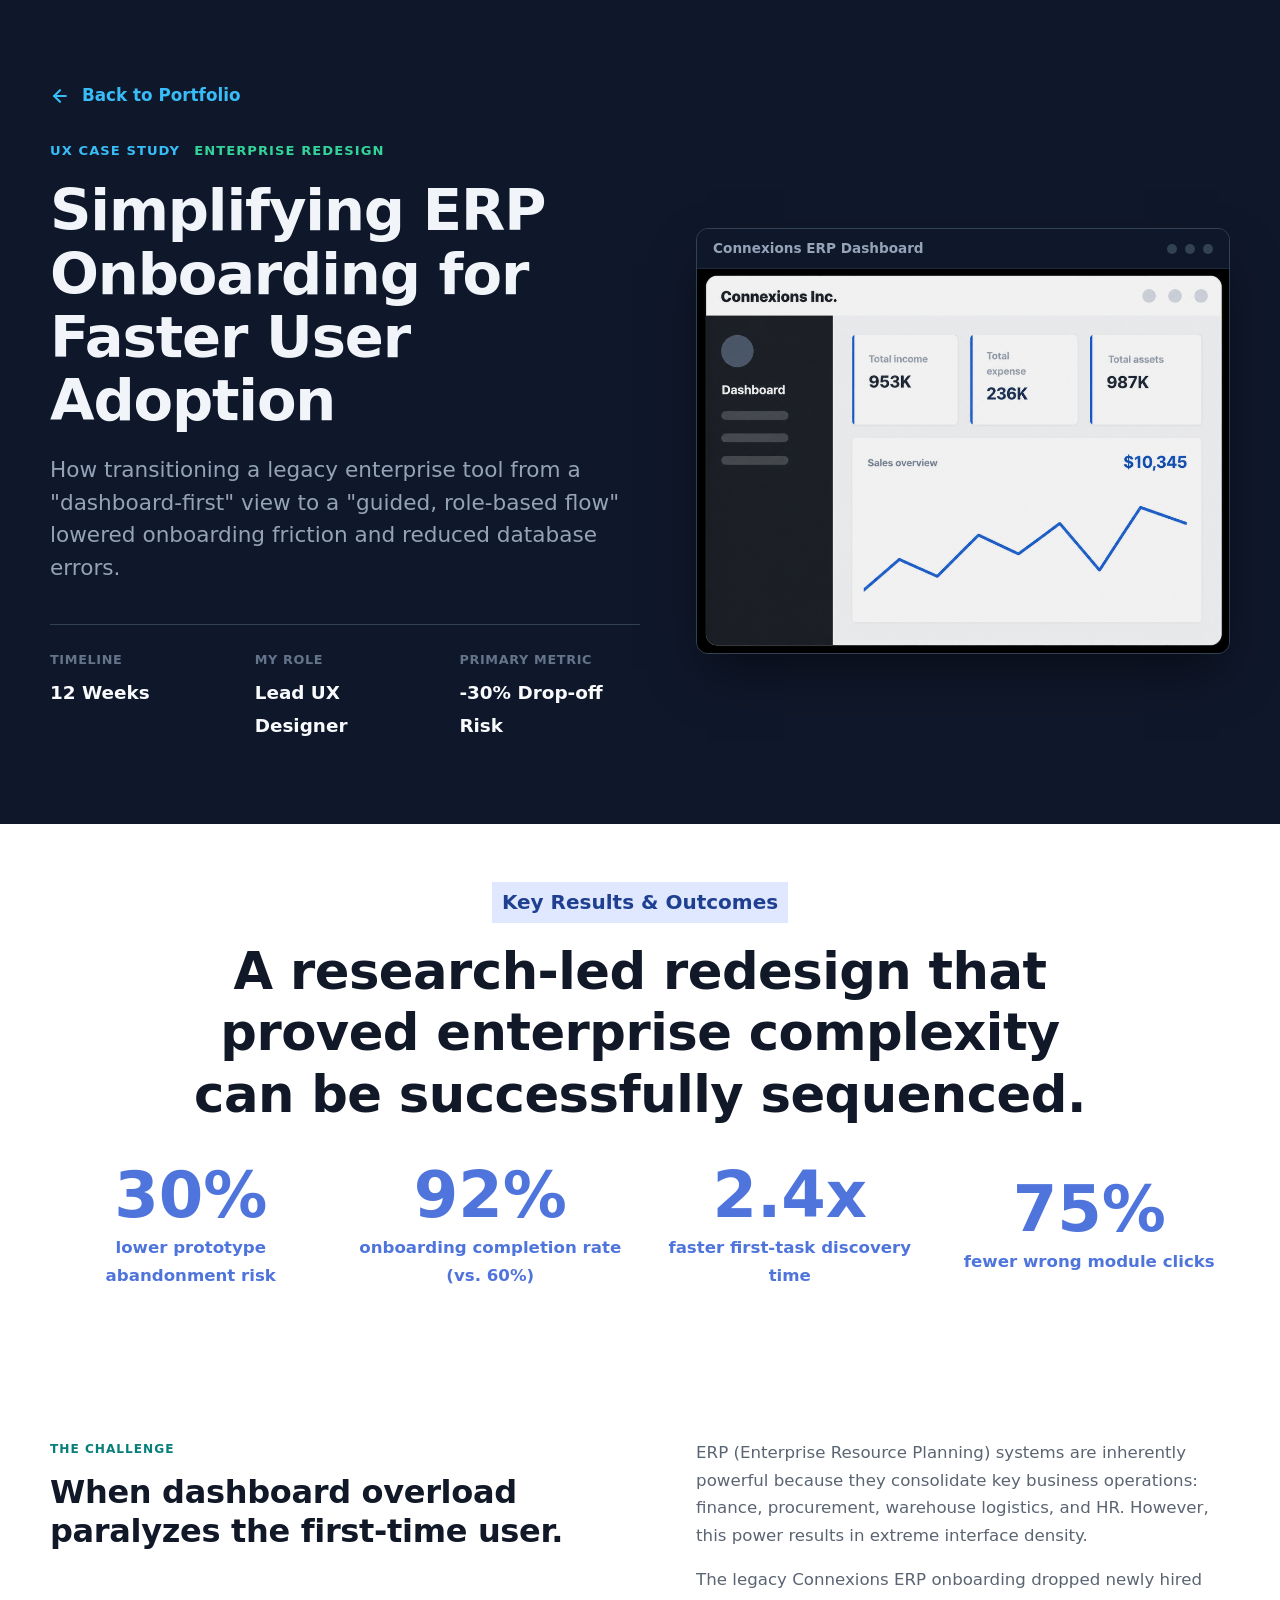
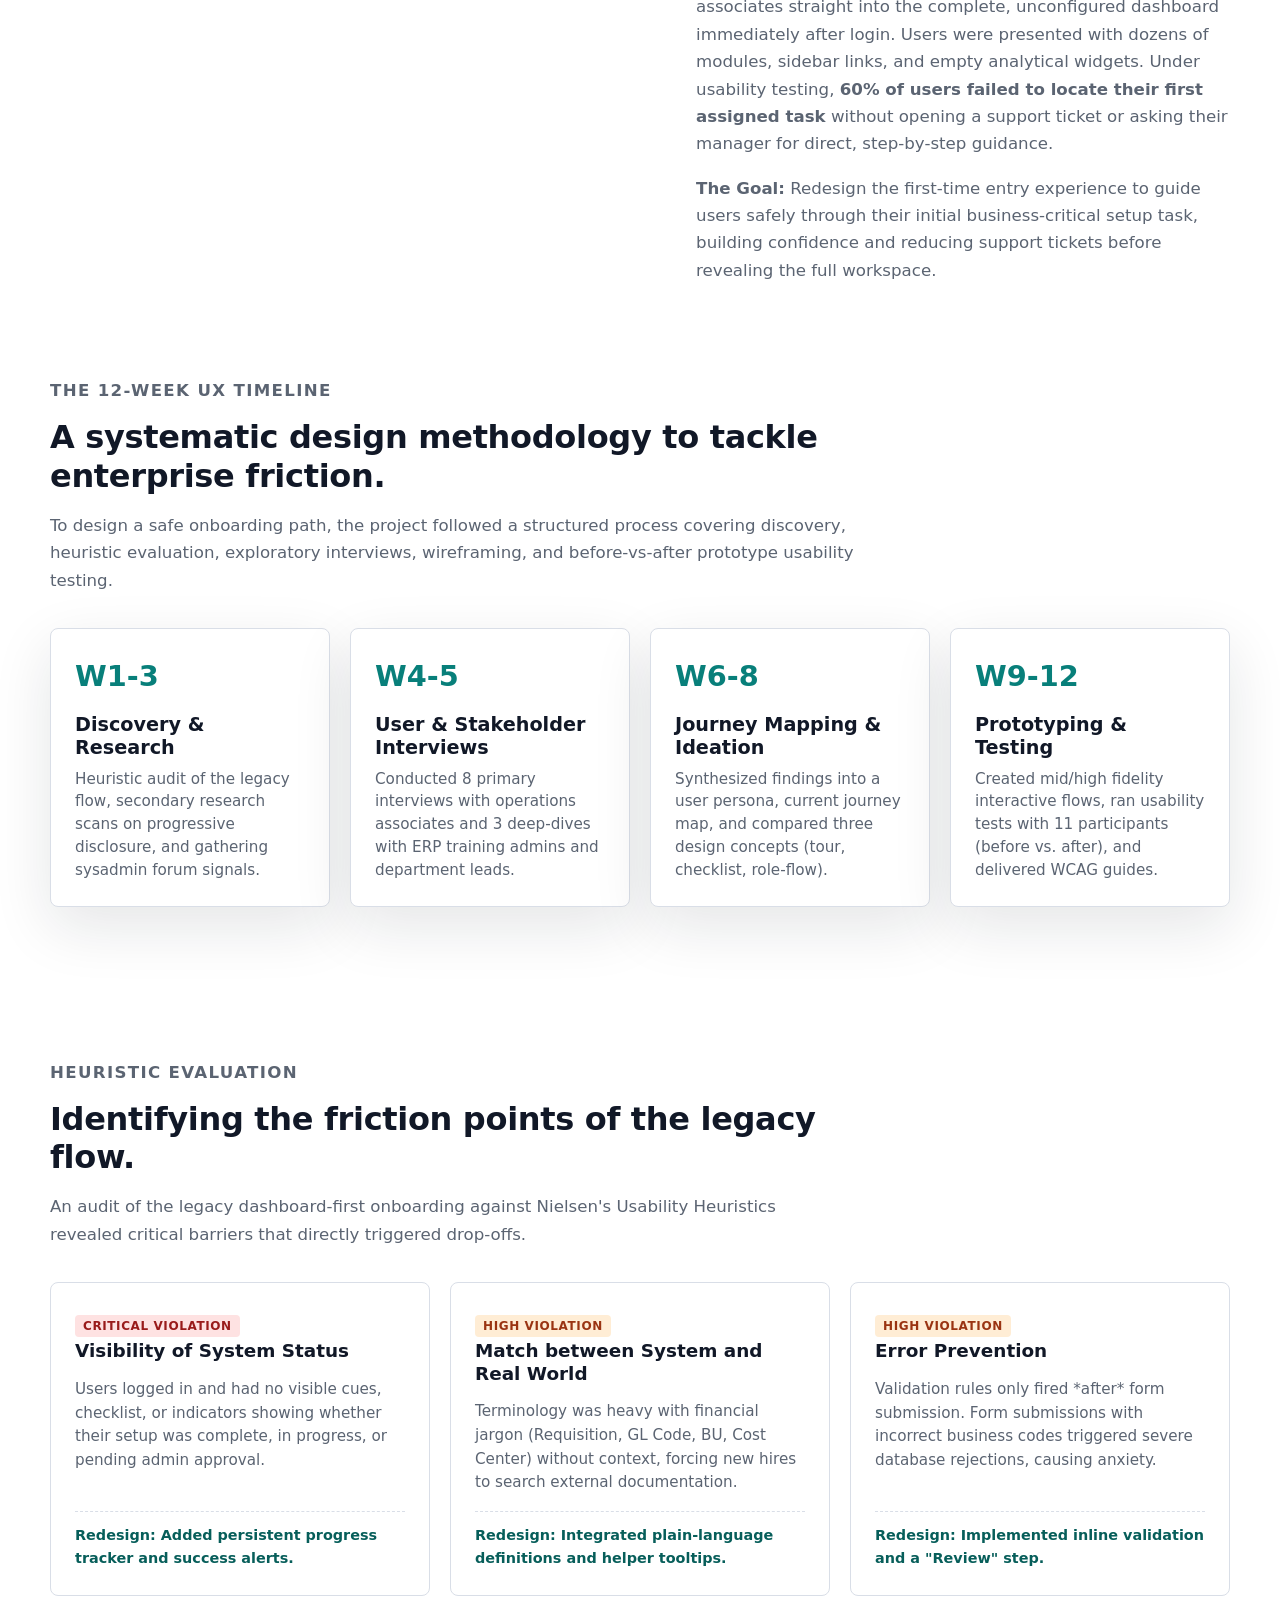
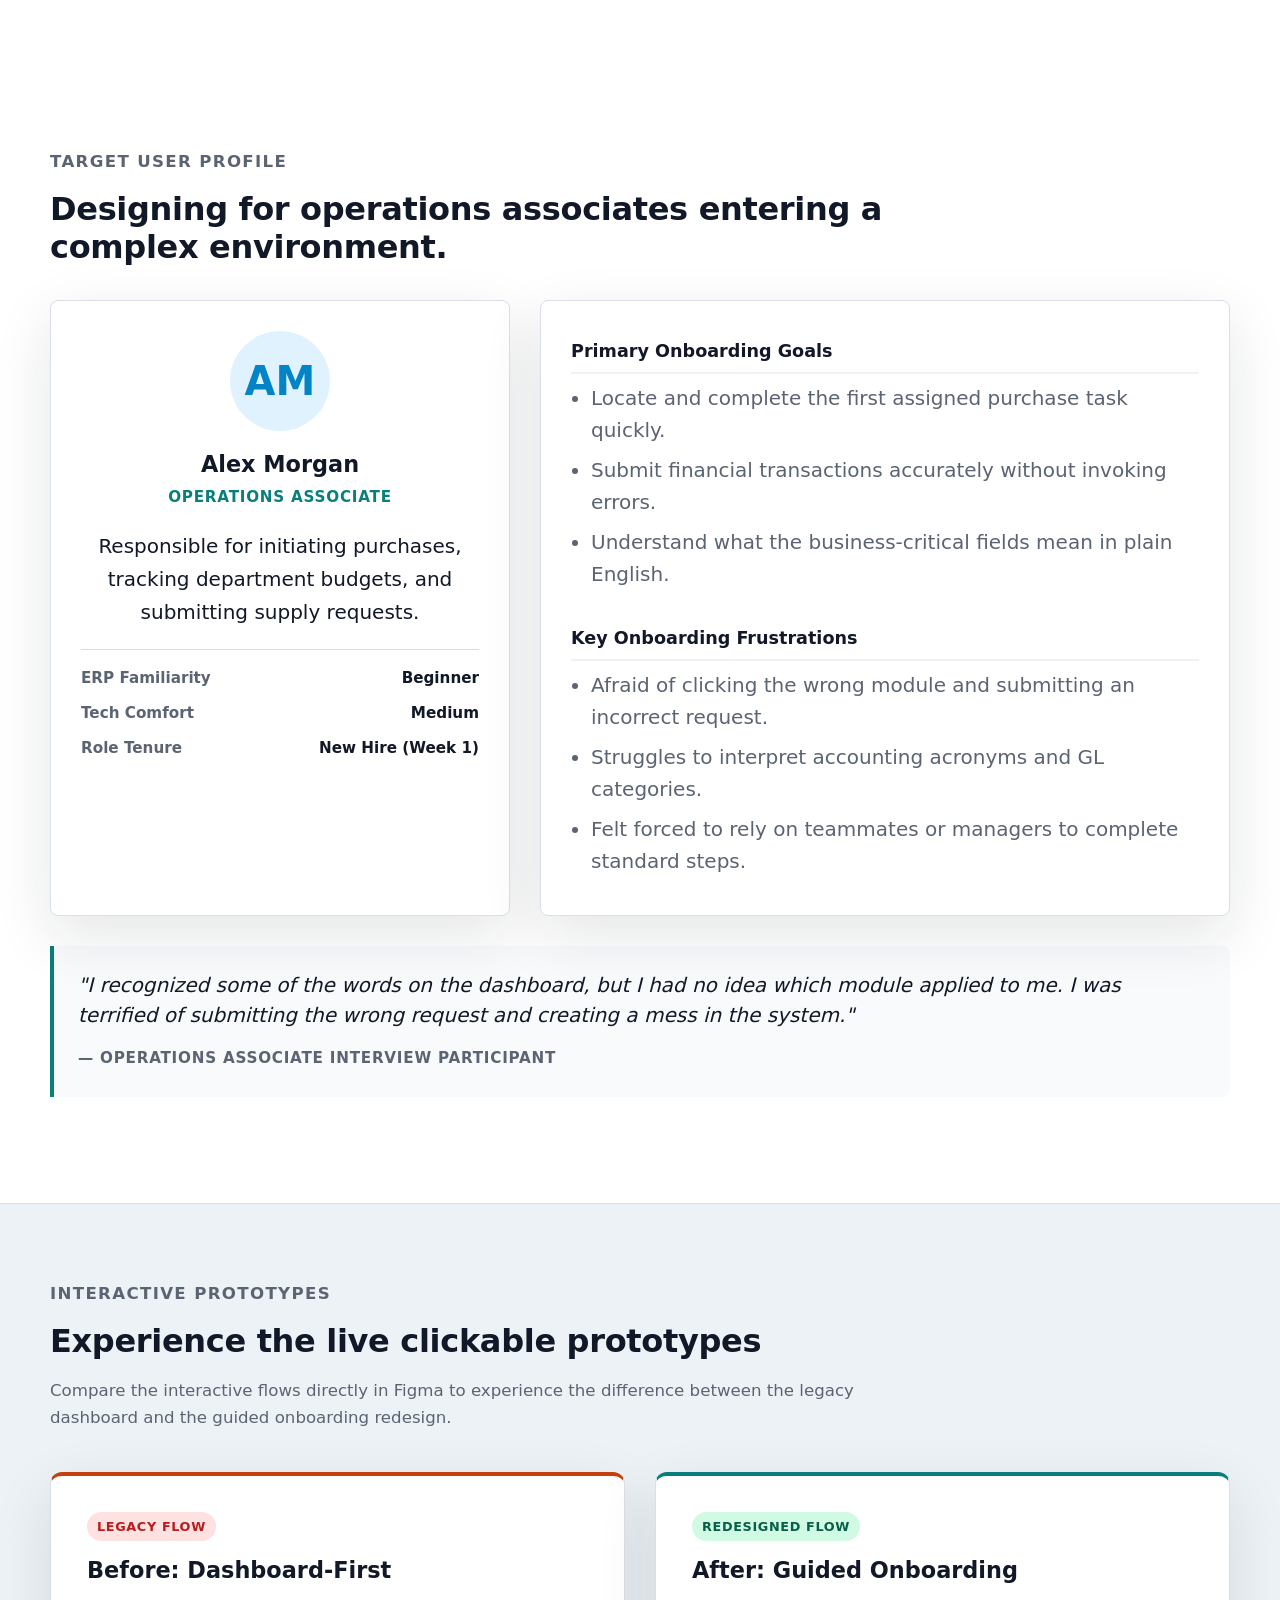
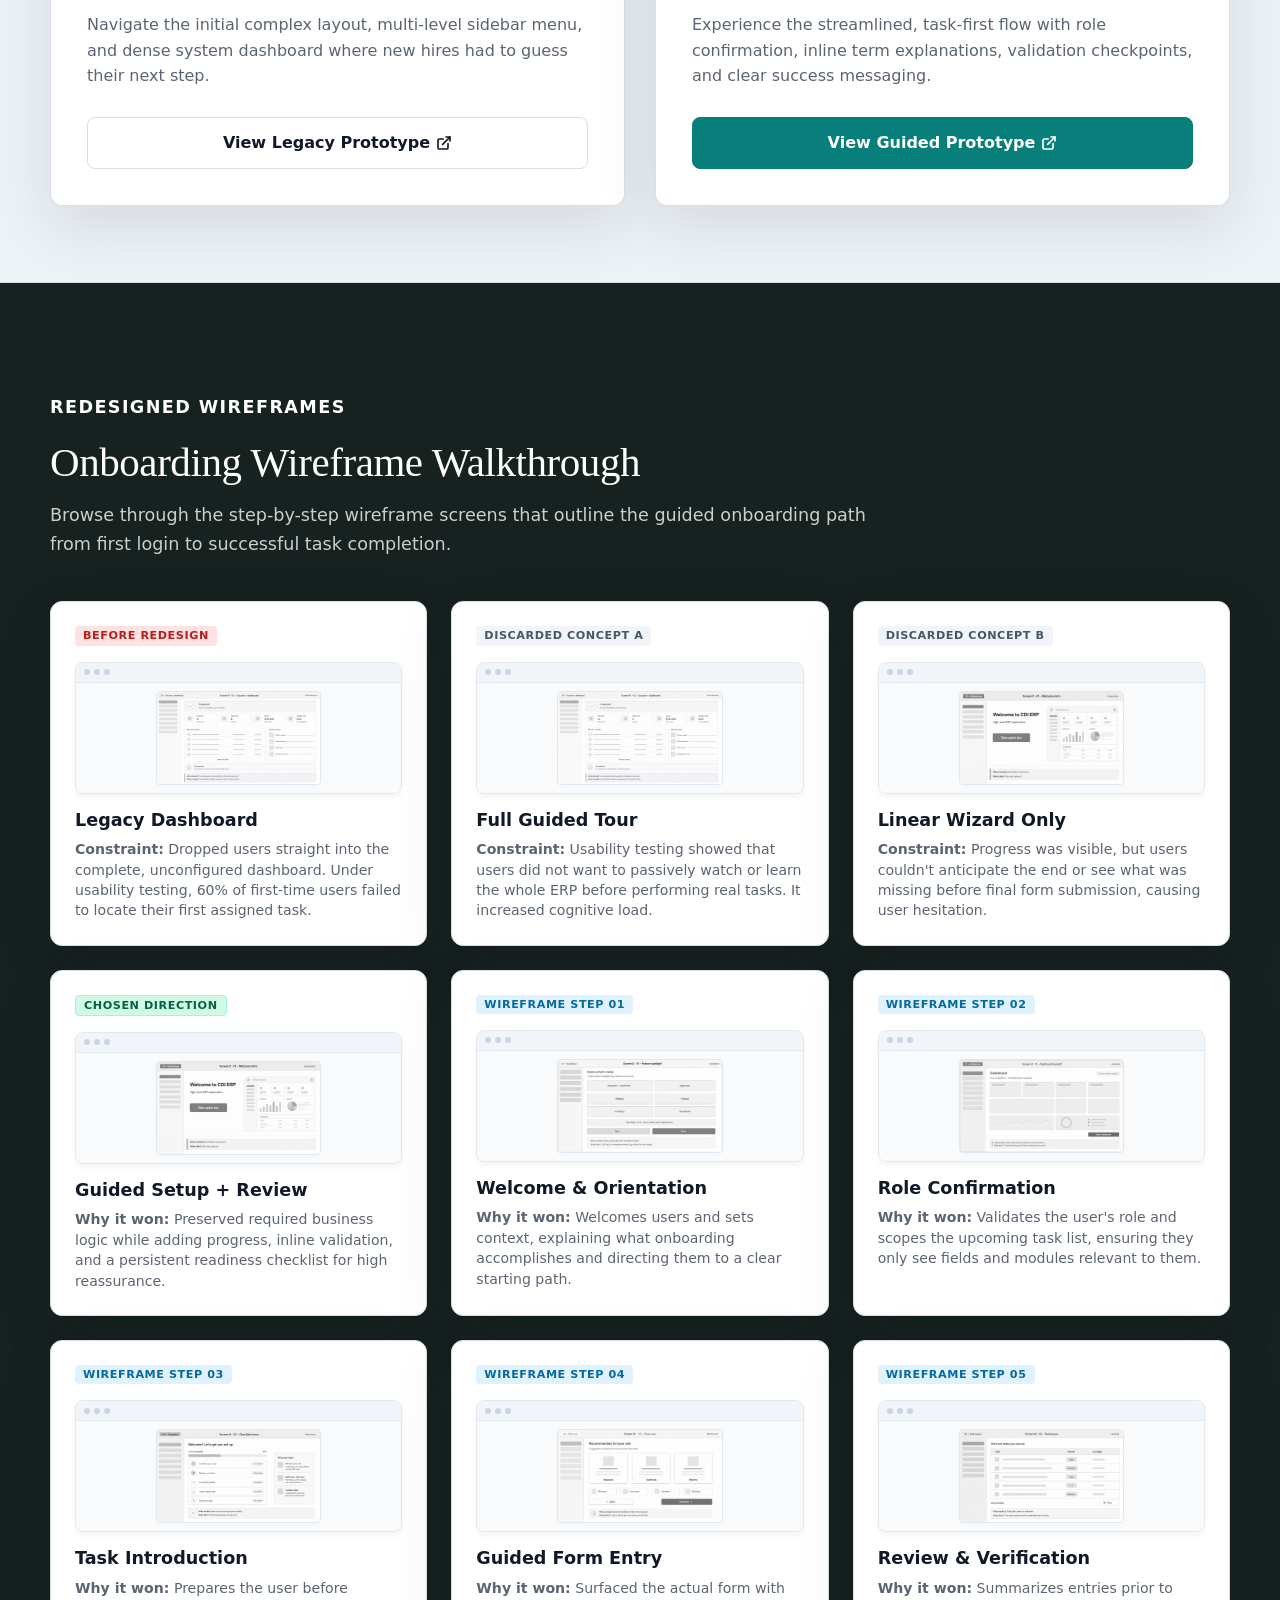
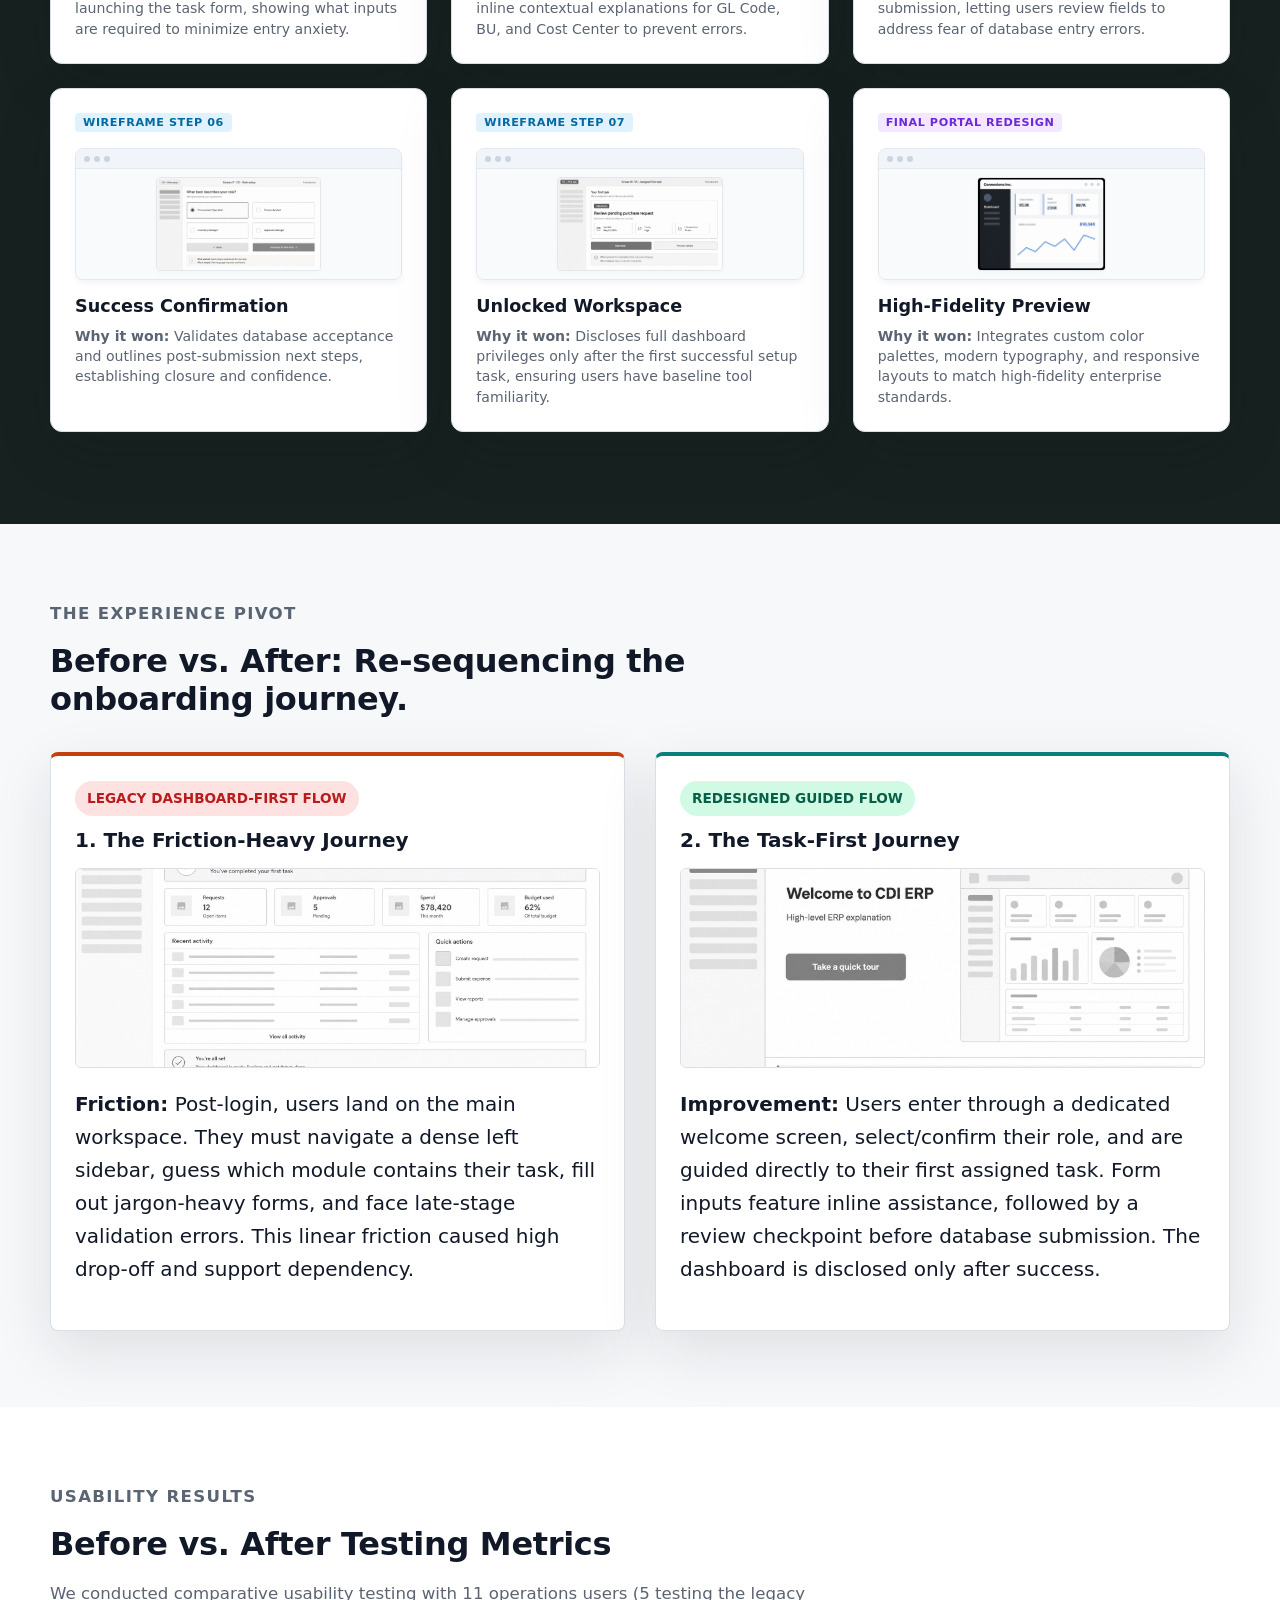
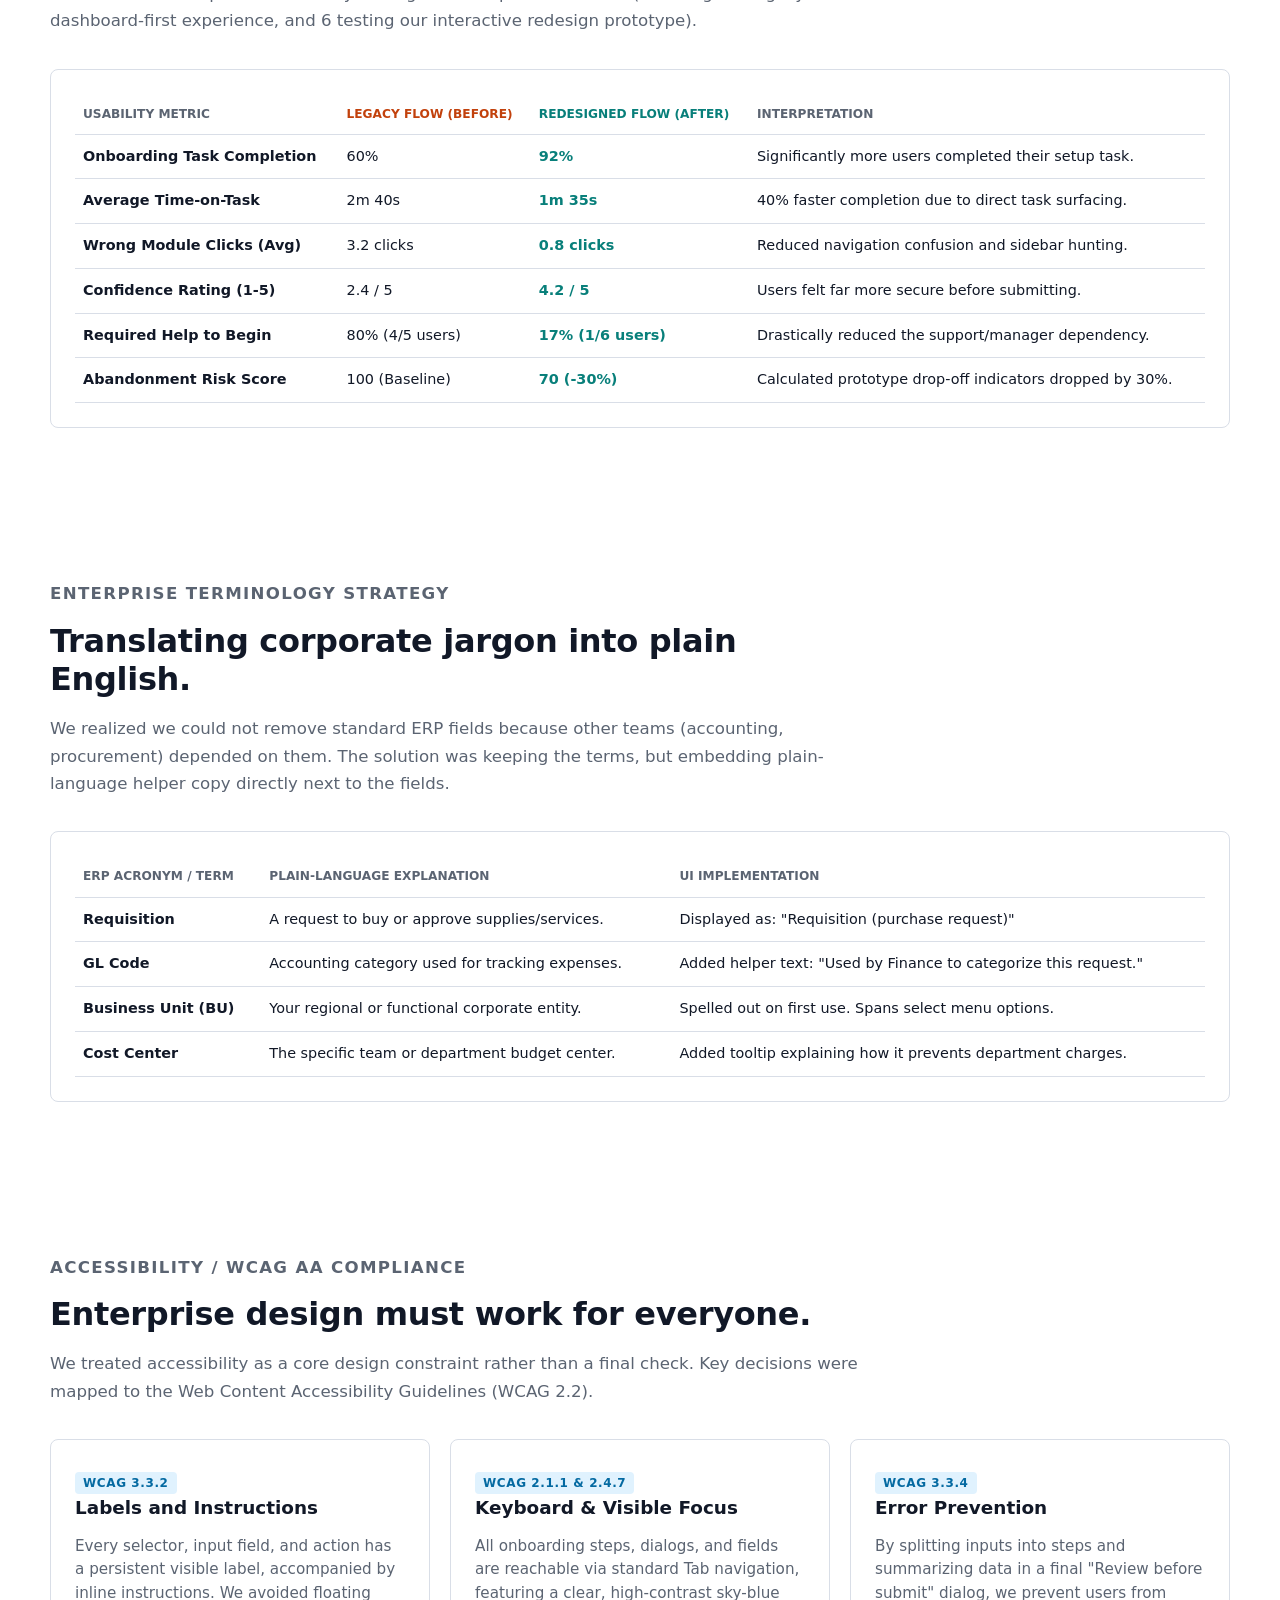
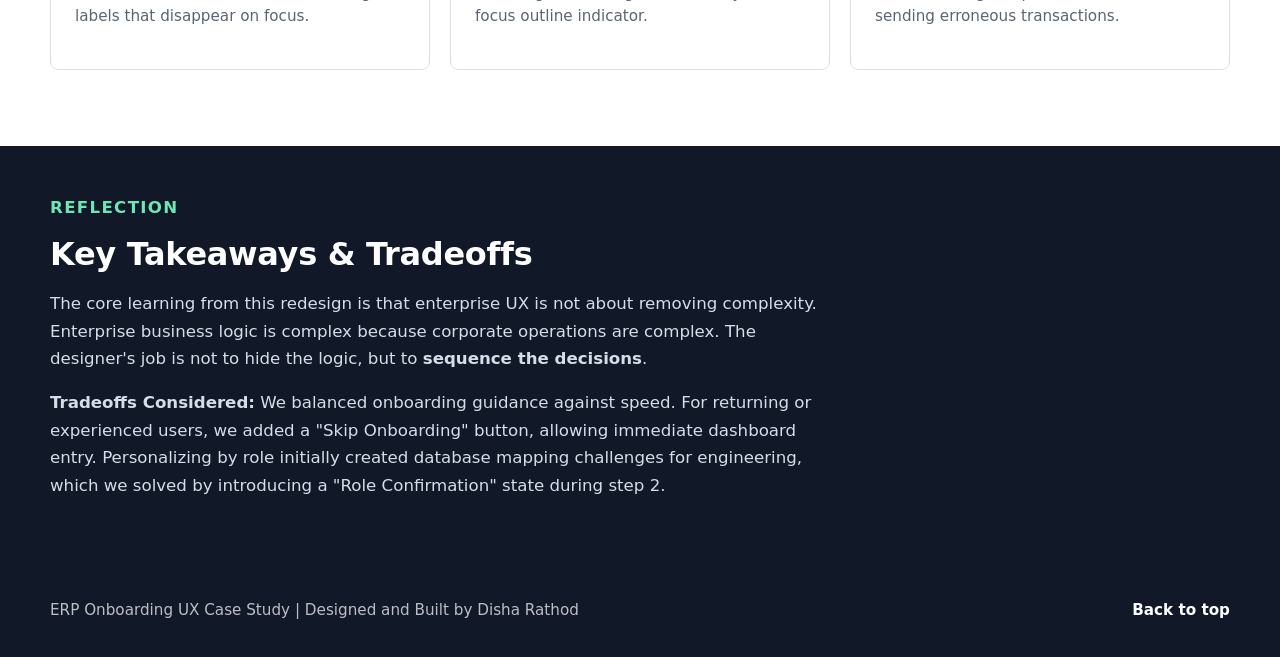
<file: erp_case_study.html>
<!DOCTYPE html>
<html lang="en">
<head>
  <meta charset="UTF-8" />
  <meta name="viewport" content="width=device-width, initial-scale=1.0" />
  <title>Simplifying ERP Onboarding | Enterprise UX Case Study</title>
  <link rel="stylesheet" href="styles.css" />
</head>
<body class="erp-page">
  <a class="skip-link" href="#main">Skip to content</a>

  <main id="main">
    <!-- Hero Section -->
    <section class="erp-hero" id="top">
      <div class="section-inner">
        <a href="https://disharathod.framer.website" class="erp-back-link" aria-label="Back to main portfolio">
          <svg width="20" height="20" viewBox="0 0 24 24" fill="none" stroke="currentColor" stroke-width="2.5" stroke-linecap="round" stroke-linejoin="round" aria-hidden="true" style="vertical-align: middle; margin-right: 4px;"><line x1="19" y1="12" x2="5" y2="12"></line><polyline points="12 19 5 12 12 5"></polyline></svg>
          Back to Portfolio
        </a>
        
        <div class="erp-hero-grid">
          <div class="erp-hero-copy">
            <div class="erp-tag-row" aria-label="Project categories">
              <span>UX Case Study</span>
              <span>Enterprise Redesign</span>
            </div>
            <h1>Simplifying ERP Onboarding for Faster User Adoption</h1>
            <p class="erp-hero-subtitle">
              How transitioning a legacy enterprise tool from a "dashboard-first" view to a "guided, role-based flow" lowered onboarding friction and reduced database errors.
            </p>
            
            <div class="erp-hero-meta" aria-label="Project overview">
              <article>
                <span>Timeline</span>
                <strong>12 Weeks</strong>
              </article>
              <article>
                <span>My Role</span>
                <strong>Lead UX Designer</strong>
              </article>
              <article>
                <span>Primary Metric</span>
                <strong>-30% Drop-off Risk</strong>
              </article>
            </div>
          </div>
          
          <div class="erp-browser-frame" aria-label="Redesigned ERP portal preview">
            <div class="erp-browser-bar">
              <span>Connexions ERP Dashboard</span>
              <i></i><i></i><i></i>
            </div>
            <div class="erp-browser-visual">
              <img src="assets/erp/hero_laptop_erp.png" alt="Widescreen high-fidelity redesign preview" />
            </div>
          </div>
        </div>
      </div>
    </section>

    <!-- Impact Section -->
    <section class="impact-hero" id="impact" aria-label="Impact overview">
      <div class="section-inner">
        <p class="impact-kicker">Key Results & Outcomes</p>
        <h2>A research-led redesign that proved enterprise complexity can be successfully sequenced.</h2>
        <div class="impact-number-row">
          <article>
            <strong>30%</strong>
            <span>lower prototype abandonment risk</span>
          </article>
          <article>
            <strong>92%</strong>
            <span>onboarding completion rate (vs. 60%)</span>
          </article>
          <article>
            <strong>2.4x</strong>
            <span>faster first-task discovery time</span>
          </article>
          <article>
            <strong>75%</strong>
            <span>fewer wrong module clicks</span>
          </article>
        </div>
      </div>
    </section>

    <!-- Context & Challenge -->
    <section class="context-section" id="context">
      <div class="section-inner context-grid">
        <div>
          <p class="eyebrow">The Challenge</p>
          <h2>When dashboard overload paralyzes the first-time user.</h2>
        </div>
        <div class="body-stack">
          <p>
            ERP (Enterprise Resource Planning) systems are inherently powerful because they consolidate key business operations: finance, procurement, warehouse logistics, and HR. However, this power results in extreme interface density.
          </p>
          <p>
            The legacy Connexions ERP onboarding dropped newly hired associates straight into the complete, unconfigured dashboard immediately after login. Users were presented with dozens of modules, sidebar links, and empty analytical widgets. Under usability testing, <strong>60% of users failed to locate their first assigned task</strong> without opening a support ticket or asking their manager for direct, step-by-step guidance.
          </p>
          <p>
            <strong>The Goal:</strong> Redesign the first-time entry experience to guide users safely through their initial business-critical setup task, building confidence and reducing support tickets before revealing the full workspace.
          </p>
        </div>
      </div>
    </section>

    <!-- 12-Week Timeline -->
    <section class="project-specs-section" id="timeline" aria-label="Project Timeline">
      <div class="section-inner">
        <div class="section-heading">
          <p class="eyebrow">The 12-Week UX Timeline</p>
          <h2>A systematic design methodology to tackle enterprise friction.</h2>
          <p>
            To design a safe onboarding path, the project followed a structured process covering discovery, heuristic evaluation, exploratory interviews, wireframing, and before-vs-after prototype usability testing.
          </p>
        </div>
        
        <div class="erp-timeline-grid">
          <article class="erp-timeline-card">
            <span class="week-number">W1-3</span>
            <h3>Discovery & Research</h3>
            <p>Heuristic audit of the legacy flow, secondary research scans on progressive disclosure, and gathering sysadmin forum signals.</p>
          </article>
          <article class="erp-timeline-card">
            <span class="week-number">W4-5</span>
            <h3>User & Stakeholder Interviews</h3>
            <p>Conducted 8 primary interviews with operations associates and 3 deep-dives with ERP training admins and department leads.</p>
          </article>
          <article class="erp-timeline-card">
            <span class="week-number">W6-8</span>
            <h3>Journey Mapping & Ideation</h3>
            <p>Synthesized findings into a user persona, current journey map, and compared three design concepts (tour, checklist, role-flow).</p>
          </article>
          <article class="erp-timeline-card">
            <span class="week-number">W9-12</span>
            <h3>Prototyping & Testing</h3>
            <p>Created mid/high fidelity interactive flows, ran usability tests with 11 participants (before vs. after), and delivered WCAG guides.</p>
          </article>
        </div>
      </div>
    </section>

    <!-- Heuristic Evaluation -->
    <section class="system-section" id="heuristics">
      <div class="section-inner">
        <div class="section-heading narrow">
          <p class="eyebrow">Heuristic Evaluation</p>
          <h2>Identifying the friction points of the legacy flow.</h2>
          <p>
            An audit of the legacy dashboard-first onboarding against Nielsen's Usability Heuristics revealed critical barriers that directly triggered drop-offs.
          </p>
        </div>
        
        <div class="erp-audit-grid">
          <article class="erp-audit-card">
            <div>
              <span class="severity-badge critical">Critical Violation</span>
              <h3>Visibility of System Status</h3>
              <p>Users logged in and had no visible cues, checklist, or indicators showing whether their setup was complete, in progress, or pending admin approval.</p>
            </div>
            <div class="response-note">Redesign: Added persistent progress tracker and success alerts.</div>
          </article>
          
          <article class="erp-audit-card">
            <div>
              <span class="severity-badge high">High Violation</span>
              <h3>Match between System and Real World</h3>
              <p>Terminology was heavy with financial jargon (Requisition, GL Code, BU, Cost Center) without context, forcing new hires to search external documentation.</p>
            </div>
            <div class="response-note">Redesign: Integrated plain-language definitions and helper tooltips.</div>
          </article>
          
          <article class="erp-audit-card">
            <div>
              <span class="severity-badge high">High Violation</span>
              <h3>Error Prevention</h3>
              <p>Validation rules only fired *after* form submission. Form submissions with incorrect business codes triggered severe database rejections, causing anxiety.</p>
            </div>
            <div class="response-note">Redesign: Implemented inline validation and a "Review" step.</div>
          </article>
        </div>
      </div>
    </section>

    <!-- Primary Persona -->
    <section class="context-section" id="persona">
      <div class="section-inner">
        <div class="section-heading">
          <p class="eyebrow">Target User Profile</p>
          <h2>Designing for operations associates entering a complex environment.</h2>
        </div>
        
        <div class="erp-persona-grid">
          <article class="erp-persona-card">
            <div class="erp-persona-avatar">AM</div>
            <h3>Alex Morgan</h3>
            <span class="role-title">Operations Associate</span>
            <p>Responsible for initiating purchases, tracking department budgets, and submitting supply requests.</p>
            <dl>
              <div><dt>ERP Familiarity</dt><dd>Beginner</dd></div>
              <div><dt>Tech Comfort</dt><dd>Medium</dd></div>
              <div><dt>Role Tenure</dt><dd>New Hire (Week 1)</dd></div>
            </dl>
          </article>
          
          <div class="erp-persona-details">
            <div>
              <h4>Primary Onboarding Goals</h4>
              <ul>
                <li>Locate and complete the first assigned purchase task quickly.</li>
                <li>Submit financial transactions accurately without invoking errors.</li>
                <li>Understand what the business-critical fields mean in plain English.</li>
              </ul>
            </div>
            <div>
              <h4>Key Onboarding Frustrations</h4>
              <ul>
                <li>Afraid of clicking the wrong module and submitting an incorrect request.</li>
                <li>Struggles to interpret accounting acronyms and GL categories.</li>
                <li>Felt forced to rely on teammates or managers to complete standard steps.</li>
              </ul>
            </div>
          </div>
        </div>
        
        <div class="erp-quote-strip">
          <p>"I recognized some of the words on the dashboard, but I had no idea which module applied to me. I was terrified of submitting the wrong request and creating a mess in the system."</p>
          <span>— Operations Associate Interview Participant</span>
        </div>
      </div>
    </section>



    <!-- Interactive Figma Prototypes -->
    <section class="process-section erp-figma-section" id="figma-prototypes">
      <div class="section-inner">
        <div class="section-heading">
          <p class="eyebrow">Interactive Prototypes</p>
          <h2>Experience the live clickable prototypes</h2>
          <p>
            Compare the interactive flows directly in Figma to experience the difference between the legacy dashboard and the guided onboarding redesign.
          </p>
        </div>

        <div class="erp-figma-grid">
          <div class="erp-figma-card legacy">
            <span class="figma-badge legacy">Legacy Flow</span>
            <h3>Before: Dashboard-First</h3>
            <p>
              Navigate the initial complex layout, multi-level sidebar menu, and dense system dashboard where new hires had to guess their next step.
            </p>
            <a href="https://stand-salty-43183759.figma.site" target="_blank" rel="noopener" class="erp-figma-btn secondary">
              <span>View Legacy Prototype</span>
              <svg width="16" height="16" viewBox="0 0 24 24" fill="none" stroke="currentColor" stroke-width="2.5" stroke-linecap="round" stroke-linejoin="round" aria-hidden="true" style="margin-left:6px;"><path d="M18 13v6a2 2 0 0 1-2 2H5a2 2 0 0 1-2-2V8a2 2 0 0 1 2-2h6"></path><polyline points="15 3 21 3 21 9"></polyline><line x1="10" y1="14" x2="21" y2="3"></line></svg>
            </a>
          </div>

          <div class="erp-figma-card redesigned">
            <span class="figma-badge redesigned">Redesigned Flow</span>
            <h3>After: Guided Onboarding</h3>
            <p>
              Experience the streamlined, task-first flow with role confirmation, inline term explanations, validation checkpoints, and clear success messaging.
            </p>
            <a href="https://nougat-bony-17698477.figma.site" target="_blank" rel="noopener" class="erp-figma-btn primary">
              <span>View Guided Prototype</span>
              <svg width="16" height="16" viewBox="0 0 24 24" fill="none" stroke="currentColor" stroke-width="2.5" stroke-linecap="round" stroke-linejoin="round" aria-hidden="true" style="margin-left:6px;"><path d="M18 13v6a2 2 0 0 1-2 2H5a2 2 0 0 1-2-2V8a2 2 0 0 1 2-2h6"></path><polyline points="15 3 21 3 21 9"></polyline><line x1="10" y1="14" x2="21" y2="3"></line></svg>
            </a>
          </div>
        </div>
      </div>
    </section>

    <!-- Wireframe Walkthrough -->
    <section class="cp-walkthrough erp-walkthrough" id="walkthrough">
      <div class="cp-container">
        <div class="cp-section-heading light">
          <p class="cp-eyebrow">Redesigned Wireframes</p>
          <h2>Onboarding Wireframe Walkthrough</h2>
          <p>
            Browse through the step-by-step wireframe screens that outline the guided onboarding path from first login to successful task completion.
          </p>
        </div>

        <div class="erp-wireframe-grid">
          <!-- Card 1: Legacy Flow (Before Redesign) -->
          <article class="erp-wireframe-card">
            <span class="wireframe-badge before">Before Redesign</span>
            <div class="wireframe-browser-frame">
              <div class="wireframe-browser-bar"><i></i><i></i><i></i></div>
              <div class="wireframe-image-wrapper">
                <img src="assets/erp/wireframe_9.png" alt="Legacy Dashboard-First Flow" />
              </div>
            </div>
            <h3>Legacy Dashboard</h3>
            <p><strong>Constraint:</strong> Dropped users straight into the complete, unconfigured dashboard. Under usability testing, 60% of first-time users failed to locate their first assigned task.</p>
          </article>

          <!-- Card 2: Concept Iteration V1 -->
          <article class="erp-wireframe-card">
            <span class="wireframe-badge discarded">Discarded Concept A</span>
            <div class="wireframe-browser-frame">
              <div class="wireframe-browser-bar"><i></i><i></i><i></i></div>
              <div class="wireframe-image-wrapper">
                <img src="assets/erp/wireframe_9.png" alt="Concept A: Full Guided Tour" />
              </div>
            </div>
            <h3>Full Guided Tour</h3>
            <p><strong>Constraint:</strong> Usability testing showed that users did not want to passively watch or learn the whole ERP before performing real tasks. It increased cognitive load.</p>
          </article>

          <!-- Card 3: Concept Iteration V2 -->
          <article class="erp-wireframe-card">
            <span class="wireframe-badge discarded">Discarded Concept B</span>
            <div class="wireframe-browser-frame">
              <div class="wireframe-browser-bar"><i></i><i></i><i></i></div>
              <div class="wireframe-image-wrapper">
                <img src="assets/erp/wireframe_1.png" alt="Concept B: Linear Wizard Only" />
              </div>
            </div>
            <h3>Linear Wizard Only</h3>
            <p><strong>Constraint:</strong> Progress was visible, but users couldn't anticipate the end or see what was missing before final form submission, causing user hesitation.</p>
          </article>

          <!-- Card 4: Redesign Concept V3 -->
          <article class="erp-wireframe-card">
            <span class="wireframe-badge chosen">Chosen Direction</span>
            <div class="wireframe-browser-frame">
              <div class="wireframe-browser-bar"><i></i><i></i><i></i></div>
              <div class="wireframe-image-wrapper">
                <img src="assets/erp/wireframe_1.png" alt="Chosen V3: Guided Setup + Review" />
              </div>
            </div>
            <h3>Guided Setup + Review</h3>
            <p><strong>Why it won:</strong> Preserved required business logic while adding progress, inline validation, and a persistent readiness checklist for high reassurance.</p>
          </article>

          <!-- Card 5: Step 1: Welcome Screen -->
          <article class="erp-wireframe-card">
            <span class="wireframe-badge step">Wireframe Step 01</span>
            <div class="wireframe-browser-frame">
              <div class="wireframe-browser-bar"><i></i><i></i><i></i></div>
              <div class="wireframe-image-wrapper">
                <img src="assets/erp/wireframe_2.png" alt="Step 1: Welcome Screen" />
              </div>
            </div>
            <h3>Welcome & Orientation</h3>
            <p><strong>Why it won:</strong> Welcomes users and sets context, explaining what onboarding accomplishes and directing them to a clear starting path.</p>
          </article>

          <!-- Card 6: Step 2: Role Confirmation -->
          <article class="erp-wireframe-card">
            <span class="wireframe-badge step">Wireframe Step 02</span>
            <div class="wireframe-browser-frame">
              <div class="wireframe-browser-bar"><i></i><i></i><i></i></div>
              <div class="wireframe-image-wrapper">
                <img src="assets/erp/wireframe_3.png" alt="Step 2: Role Confirmation" />
              </div>
            </div>
            <h3>Role Confirmation</h3>
            <p><strong>Why it won:</strong> Validates the user's role and scopes the upcoming task list, ensuring they only see fields and modules relevant to them.</p>
          </article>

          <!-- Card 7: Step 3: Task Introduction -->
          <article class="erp-wireframe-card">
            <span class="wireframe-badge step">Wireframe Step 03</span>
            <div class="wireframe-browser-frame">
              <div class="wireframe-browser-bar"><i></i><i></i><i></i></div>
              <div class="wireframe-image-wrapper">
                <img src="assets/erp/wireframe_4.png" alt="Step 3: Task Introduction" />
              </div>
            </div>
            <h3>Task Introduction</h3>
            <p><strong>Why it won:</strong> Prepares the user before launching the task form, showing what inputs are required to minimize entry anxiety.</p>
          </article>

          <!-- Card 8: Step 4: First Assigned Task -->
          <article class="erp-wireframe-card">
            <span class="wireframe-badge step">Wireframe Step 04</span>
            <div class="wireframe-browser-frame">
              <div class="wireframe-browser-bar"><i></i><i></i><i></i></div>
              <div class="wireframe-image-wrapper">
                <img src="assets/erp/wireframe_5.png" alt="Step 4: First Assigned Task" />
              </div>
            </div>
            <h3>Guided Form Entry</h3>
            <p><strong>Why it won:</strong> Surfaced the actual form with inline contextual explanations for GL Code, BU, and Cost Center to prevent errors.</p>
          </article>

          <!-- Card 9: Step 5: Verify & Review -->
          <article class="erp-wireframe-card">
            <span class="wireframe-badge step">Wireframe Step 05</span>
            <div class="wireframe-browser-frame">
              <div class="wireframe-browser-bar"><i></i><i></i><i></i></div>
              <div class="wireframe-image-wrapper">
                <img src="assets/erp/wireframe_6.png" alt="Step 5: Verify & Review" />
              </div>
            </div>
            <h3>Review & Verification</h3>
            <p><strong>Why it won:</strong> Summarizes entries prior to submission, letting users review fields to address fear of database entry errors.</p>
          </article>

          <!-- Card 10: Step 6: Success Confirmation -->
          <article class="erp-wireframe-card">
            <span class="wireframe-badge step">Wireframe Step 06</span>
            <div class="wireframe-browser-frame">
              <div class="wireframe-browser-bar"><i></i><i></i><i></i></div>
              <div class="wireframe-image-wrapper">
                <img src="assets/erp/wireframe_7.png" alt="Step 6: Success Confirmation" />
              </div>
            </div>
            <h3>Success Confirmation</h3>
            <p><strong>Why it won:</strong> Validates database acceptance and outlines post-submission next steps, establishing closure and confidence.</p>
          </article>

          <!-- Card 11: Step 7: Active Dashboard -->
          <article class="erp-wireframe-card">
            <span class="wireframe-badge step">Wireframe Step 07</span>
            <div class="wireframe-browser-frame">
              <div class="wireframe-browser-bar"><i></i><i></i><i></i></div>
              <div class="wireframe-image-wrapper">
                <img src="assets/erp/wireframe_8.png" alt="Step 7: Active Dashboard" />
              </div>
            </div>
            <h3>Unlocked Workspace</h3>
            <p><strong>Why it won:</strong> Discloses full dashboard privileges only after the first successful setup task, ensuring users have baseline tool familiarity.</p>
          </article>

          <!-- Card 12: High-Fidelity Redesign Preview -->
          <article class="erp-wireframe-card">
            <span class="wireframe-badge final">Final Portal Redesign</span>
            <div class="wireframe-browser-frame">
              <div class="wireframe-browser-bar"><i></i><i></i><i></i></div>
              <div class="wireframe-image-wrapper">
                <img src="assets/erp/hero_laptop_erp.png" alt="Widescreen high-fidelity redesign preview" />
              </div>
            </div>
            <h3>High-Fidelity Preview</h3>
            <p><strong>Why it won:</strong> Integrates custom color palettes, modern typography, and responsive layouts to match high-fidelity enterprise standards.</p>
          </article>
        </div>
      </div>
    </section>

    <!-- Before & After Comparison -->
    <section class="process-section" id="journey">
      <div class="section-inner">
        <div class="section-heading">
          <p class="eyebrow">The Experience Pivot</p>
          <h2>Before vs. After: Re-sequencing the onboarding journey.</h2>
        </div>

        <div class="erp-comparison-grid">
          <article class="erp-comparison-card before">
            <span class="erp-metric-badge" style="background:#fee2e2; color:#b91c1c;">Legacy Dashboard-First Flow</span>
            <h3>1. The Friction-Heavy Journey</h3>
            <div class="visual-mockup">
              <img src="assets/erp/wireframe_9.png" alt="Legacy dense dashboard before redesign" />
            </div>
            <p><strong>Friction:</strong> Post-login, users land on the main workspace. They must navigate a dense left sidebar, guess which module contains their task, fill out jargon-heavy forms, and face late-stage validation errors. This linear friction caused high drop-off and support dependency.</p>
          </article>

          <article class="erp-comparison-card after">
            <span class="erp-metric-badge" style="background:#d1fae5; color:#065f46;">Redesigned Guided Flow</span>
            <h3>2. The Task-First Journey</h3>
            <div class="visual-mockup">
              <img src="assets/erp/wireframe_1.png" alt="Redesigned guided entry flow" />
            </div>
            <p><strong>Improvement:</strong> Users enter through a dedicated welcome screen, select/confirm their role, and are guided directly to their first assigned task. Form inputs feature inline assistance, followed by a review checkpoint before database submission. The dashboard is disclosed only after success.</p>
          </article>
        </div>
      </div>
    </section>

    <!-- Usability Testing Results -->
    <section class="context-section" id="results">
      <div class="section-inner">
        <div class="section-heading">
          <p class="eyebrow">Usability Results</p>
          <h2>Before vs. After Testing Metrics</h2>
          <p>
            We conducted comparative usability testing with 11 operations users (5 testing the legacy dashboard-first experience, and 6 testing our interactive redesign prototype).
          </p>
        </div>

        <div class="decision-matrix" aria-label="Before and after usability testing metrics">
          <table>
            <thead>
              <tr>
                <th scope="col">Usability Metric</th>
                <th scope="col" style="color: var(--red);">Legacy Flow (Before)</th>
                <th scope="col" style="color: var(--teal);">Redesigned Flow (After)</th>
                <th scope="col">Interpretation</th>
              </tr>
            </thead>
            <tbody>
              <tr>
                <td><strong>Onboarding Task Completion</strong></td>
                <td>60%</td>
                <td style="font-weight:800; color: var(--teal);">92%</td>
                <td>Significantly more users completed their setup task.</td>
              </tr>
              <tr>
                <td><strong>Average Time-on-Task</strong></td>
                <td>2m 40s</td>
                <td style="font-weight:800; color: var(--teal);">1m 35s</td>
                <td>40% faster completion due to direct task surfacing.</td>
              </tr>
              <tr>
                <td><strong>Wrong Module Clicks (Avg)</strong></td>
                <td>3.2 clicks</td>
                <td style="font-weight:800; color: var(--teal);">0.8 clicks</td>
                <td>Reduced navigation confusion and sidebar hunting.</td>
              </tr>
              <tr>
                <td><strong>Confidence Rating (1-5)</strong></td>
                <td>2.4 / 5</td>
                <td style="font-weight:800; color: var(--teal);">4.2 / 5</td>
                <td>Users felt far more secure before submitting.</td>
              </tr>
              <tr>
                <td><strong>Required Help to Begin</strong></td>
                <td>80% (4/5 users)</td>
                <td style="font-weight:800; color: var(--teal);">17% (1/6 users)</td>
                <td>Drastically reduced the support/manager dependency.</td>
              </tr>
              <tr>
                <td><strong>Abandonment Risk Score</strong></td>
                <td>100 (Baseline)</td>
                <td style="font-weight:800; color: var(--teal);">70 (-30%)</td>
                <td>Calculated prototype drop-off indicators dropped by 30%.</td>
              </tr>
            </tbody>
          </table>
        </div>
      </div>
    </section>

    <!-- Content Glossary -->
    <section class="system-section" id="glossary">
      <div class="section-inner">
        <div class="section-heading narrow">
          <p class="eyebrow">Enterprise Terminology Strategy</p>
          <h2>Translating corporate jargon into plain English.</h2>
          <p>
            We realized we could not remove standard ERP fields because other teams (accounting, procurement) depended on them. The solution was keeping the terms, but embedding plain-language helper copy directly next to the fields.
          </p>
        </div>

        <div class="decision-matrix" aria-label="Terminology translations">
          <table>
            <thead>
              <tr>
                <th scope="col">ERP Acronym / Term</th>
                <th scope="col">Plain-Language Explanation</th>
                <th scope="col">UI Implementation</th>
              </tr>
            </thead>
            <tbody>
              <tr>
                <td><strong>Requisition</strong></td>
                <td>A request to buy or approve supplies/services.</td>
                <td>Displayed as: "Requisition (purchase request)"</td>
              </tr>
              <tr>
                <td><strong>GL Code</strong></td>
                <td>Accounting category used for tracking expenses.</td>
                <td>Added helper text: "Used by Finance to categorize this request."</td>
              </tr>
              <tr>
                <td><strong>Business Unit (BU)</strong></td>
                <td>Your regional or functional corporate entity.</td>
                <td>Spelled out on first use. Spans select menu options.</td>
              </tr>
              <tr>
                <td><strong>Cost Center</strong></td>
                <td>The specific team or department budget center.</td>
                <td>Added tooltip explaining how it prevents department charges.</td>
              </tr>
            </tbody>
          </table>
        </div>
      </div>
    </section>

    <!-- Accessibility Section -->
    <section class="context-section" id="accessibility">
      <div class="section-inner">
        <div class="section-heading">
          <p class="eyebrow">Accessibility / WCAG AA Compliance</p>
          <h2>Enterprise design must work for everyone.</h2>
          <p>
            We treated accessibility as a core design constraint rather than a final check. Key decisions were mapped to the Web Content Accessibility Guidelines (WCAG 2.2).
          </p>
        </div>

        <div class="erp-audit-grid">
          <article class="erp-audit-card">
            <div>
              <span class="severity-badge" style="background:#e0f2fe; color:#0369a1;">WCAG 3.3.2</span>
              <h3>Labels and Instructions</h3>
              <p>Every selector, input field, and action has a persistent visible label, accompanied by inline instructions. We avoided floating labels that disappear on focus.</p>
            </div>
          </article>
          <article class="erp-audit-card">
            <div>
              <span class="severity-badge" style="background:#e0f2fe; color:#0369a1;">WCAG 2.1.1 & 2.4.7</span>
              <h3>Keyboard & Visible Focus</h3>
              <p>All onboarding steps, dialogs, and fields are reachable via standard Tab navigation, featuring a clear, high-contrast sky-blue focus outline indicator.</p>
            </div>
          </article>
          <article class="erp-audit-card">
            <div>
              <span class="severity-badge" style="background:#e0f2fe; color:#0369a1;">WCAG 3.3.4</span>
              <h3>Error Prevention</h3>
              <p>By splitting inputs into steps and summarizing data in a final "Review before submit" dialog, we prevent users from sending erroneous transactions.</p>
            </div>
          </article>
        </div>
      </div>
    </section>

    <!-- Reflections & Tradeoffs -->
    <section class="reflection-section" id="reflections">
      <div class="section-inner reflection-card">
        <p class="eyebrow">Reflection</p>
        <h2>Key Takeaways & Tradeoffs</h2>
        <p>
          The core learning from this redesign is that enterprise UX is not about removing complexity. Enterprise business logic is complex because corporate operations are complex. The designer's job is not to hide the logic, but to <strong>sequence the decisions</strong>.
        </p>
        <p>
          <strong>Tradeoffs Considered:</strong> We balanced onboarding guidance against speed. For returning or experienced users, we added a "Skip Onboarding" button, allowing immediate dashboard entry. Personalizing by role initially created database mapping challenges for engineering, which we solved by introducing a "Role Confirmation" state during step 2.
        </p>
      </div>
    </section>
  </main>

  <footer class="cp-footer erp-footer">
    <div class="cp-container">
      <p>ERP Onboarding UX Case Study | Designed and Built by Disha Rathod</p>
      <a href="#top">Back to top</a>
    </div>
  </footer>

</body>
</html>
</file>
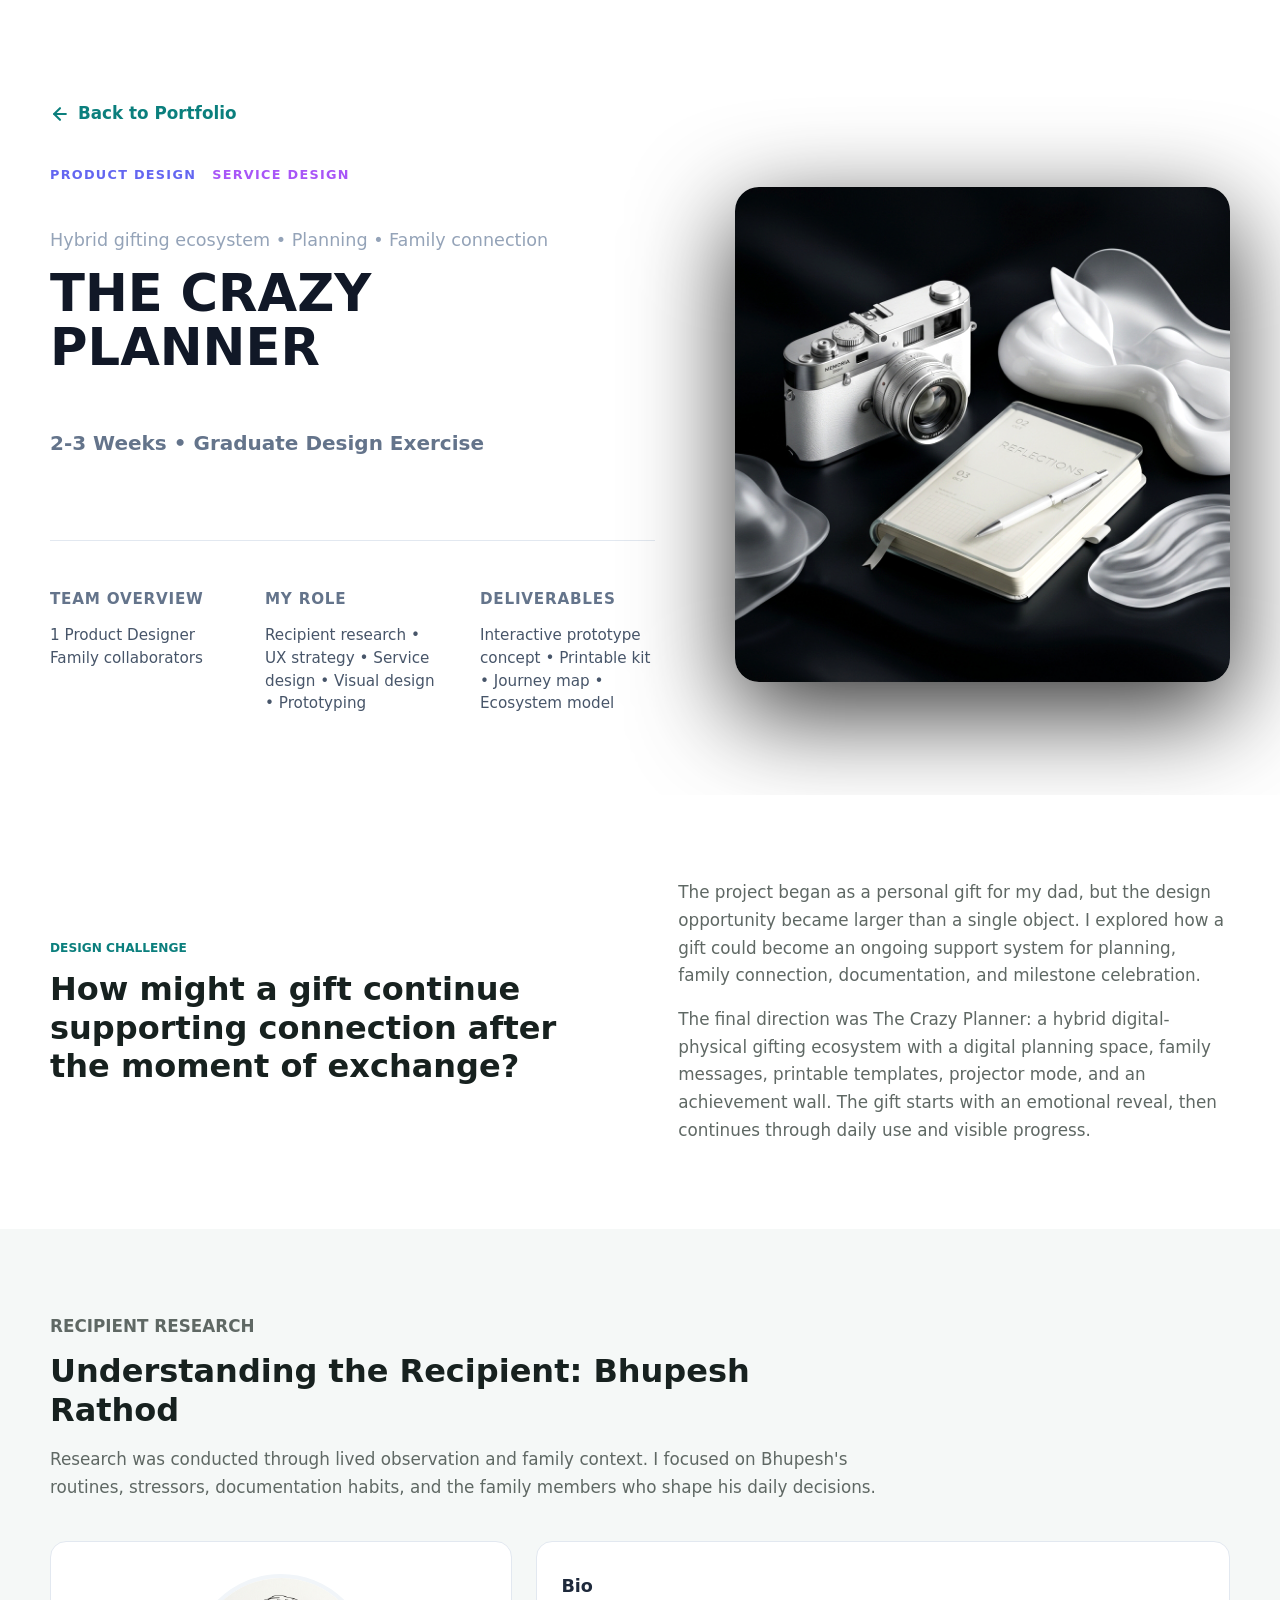
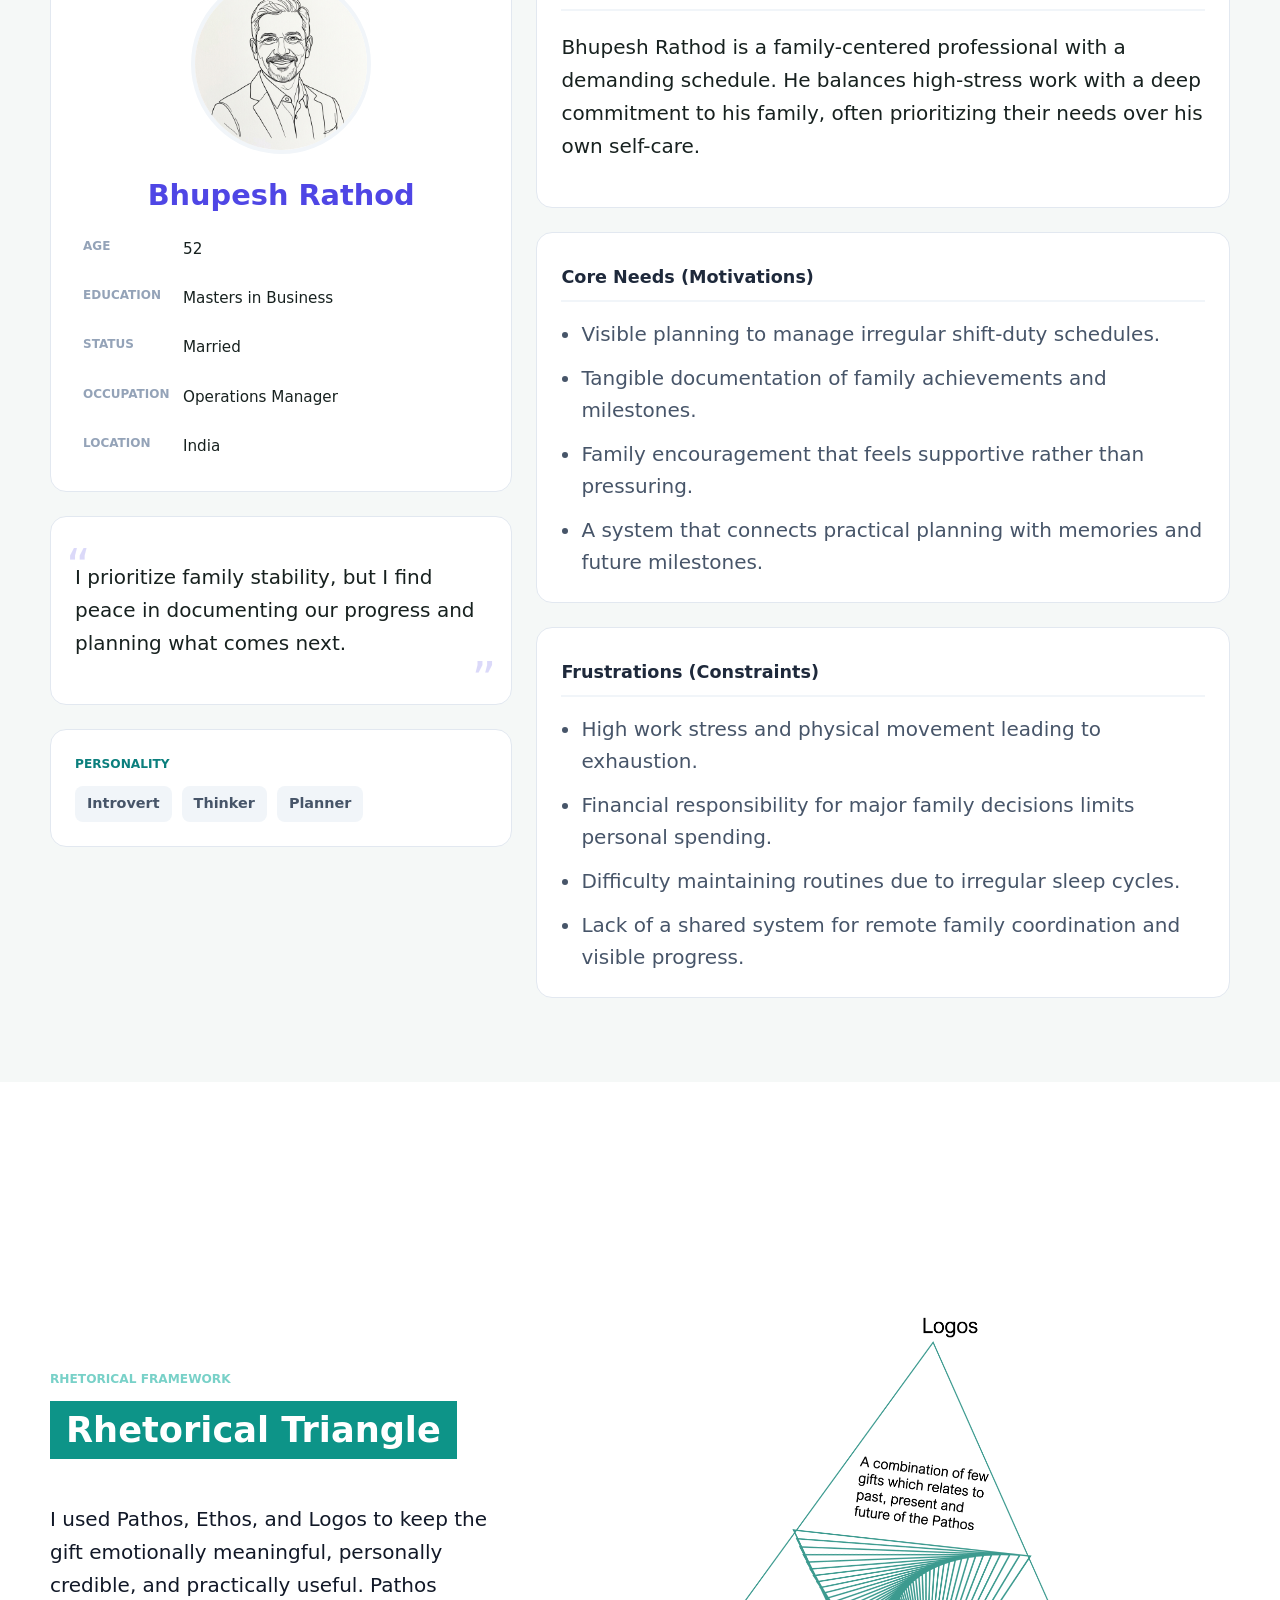
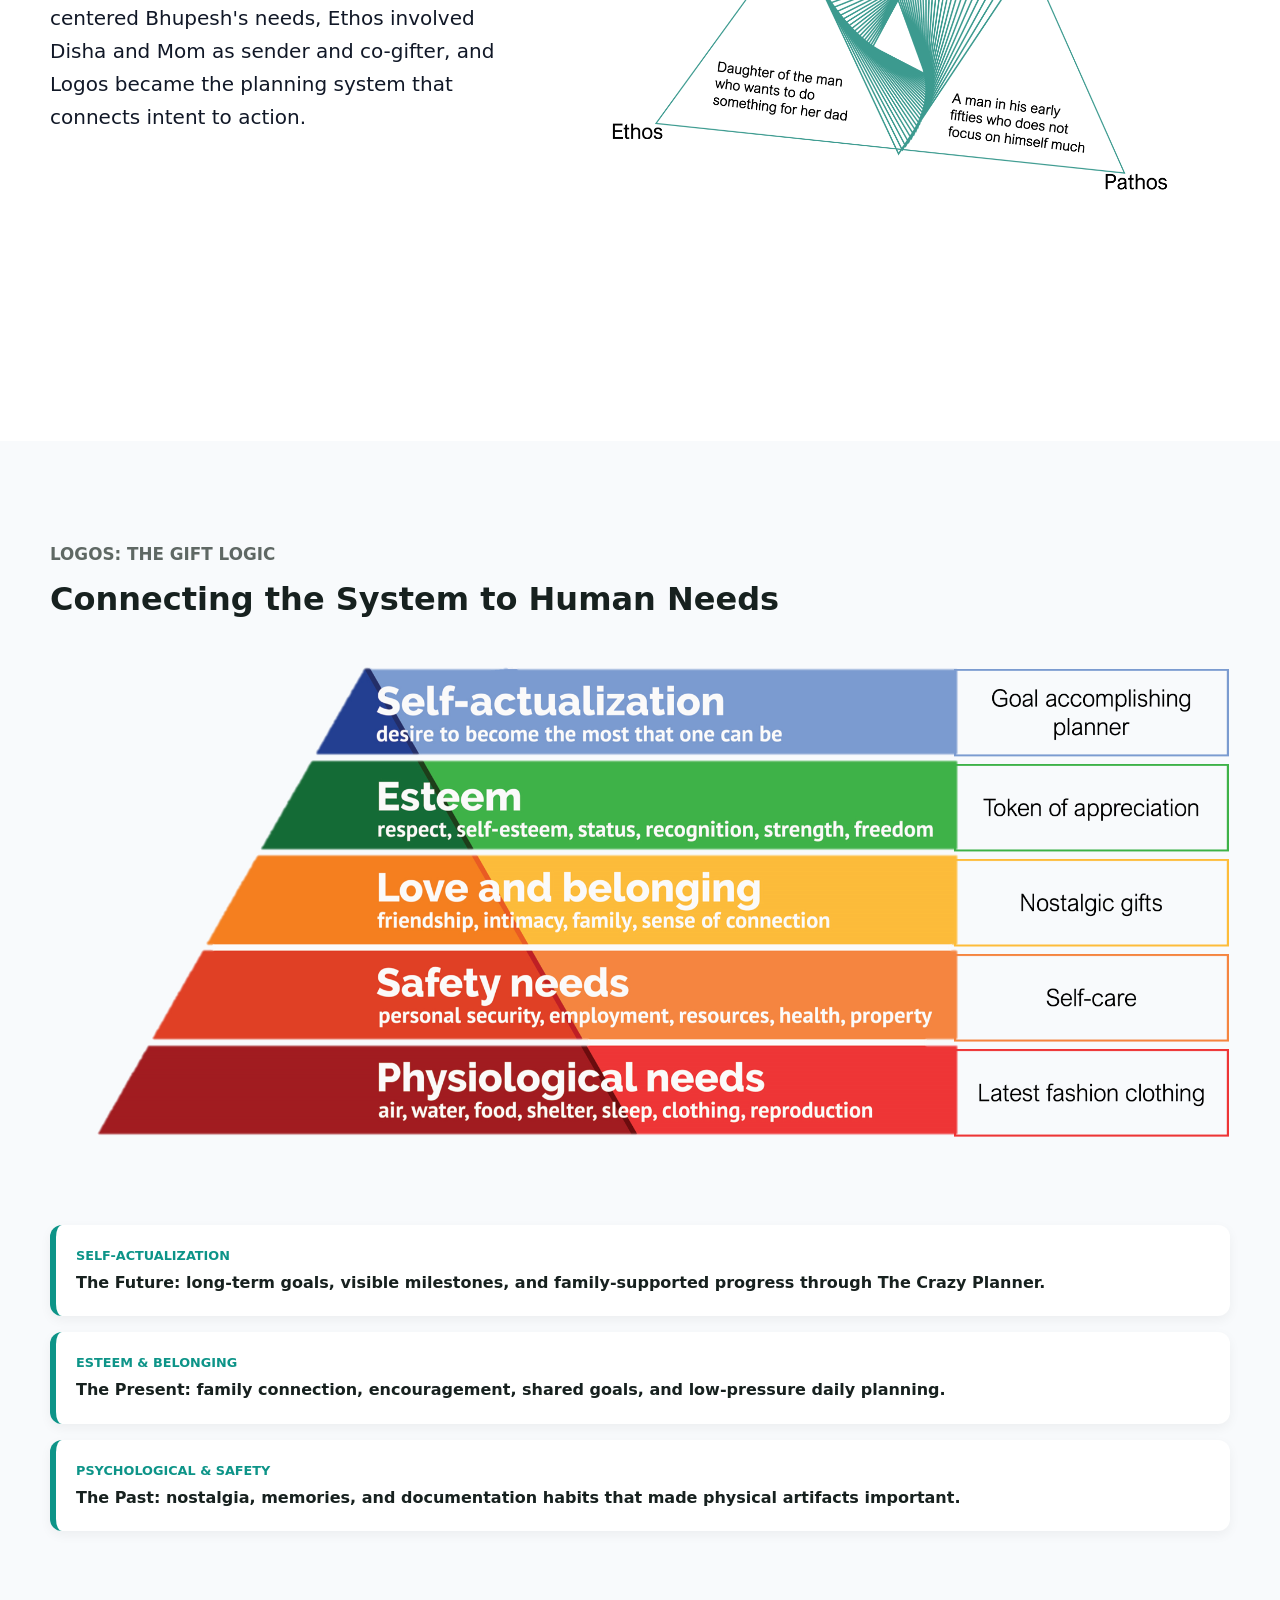
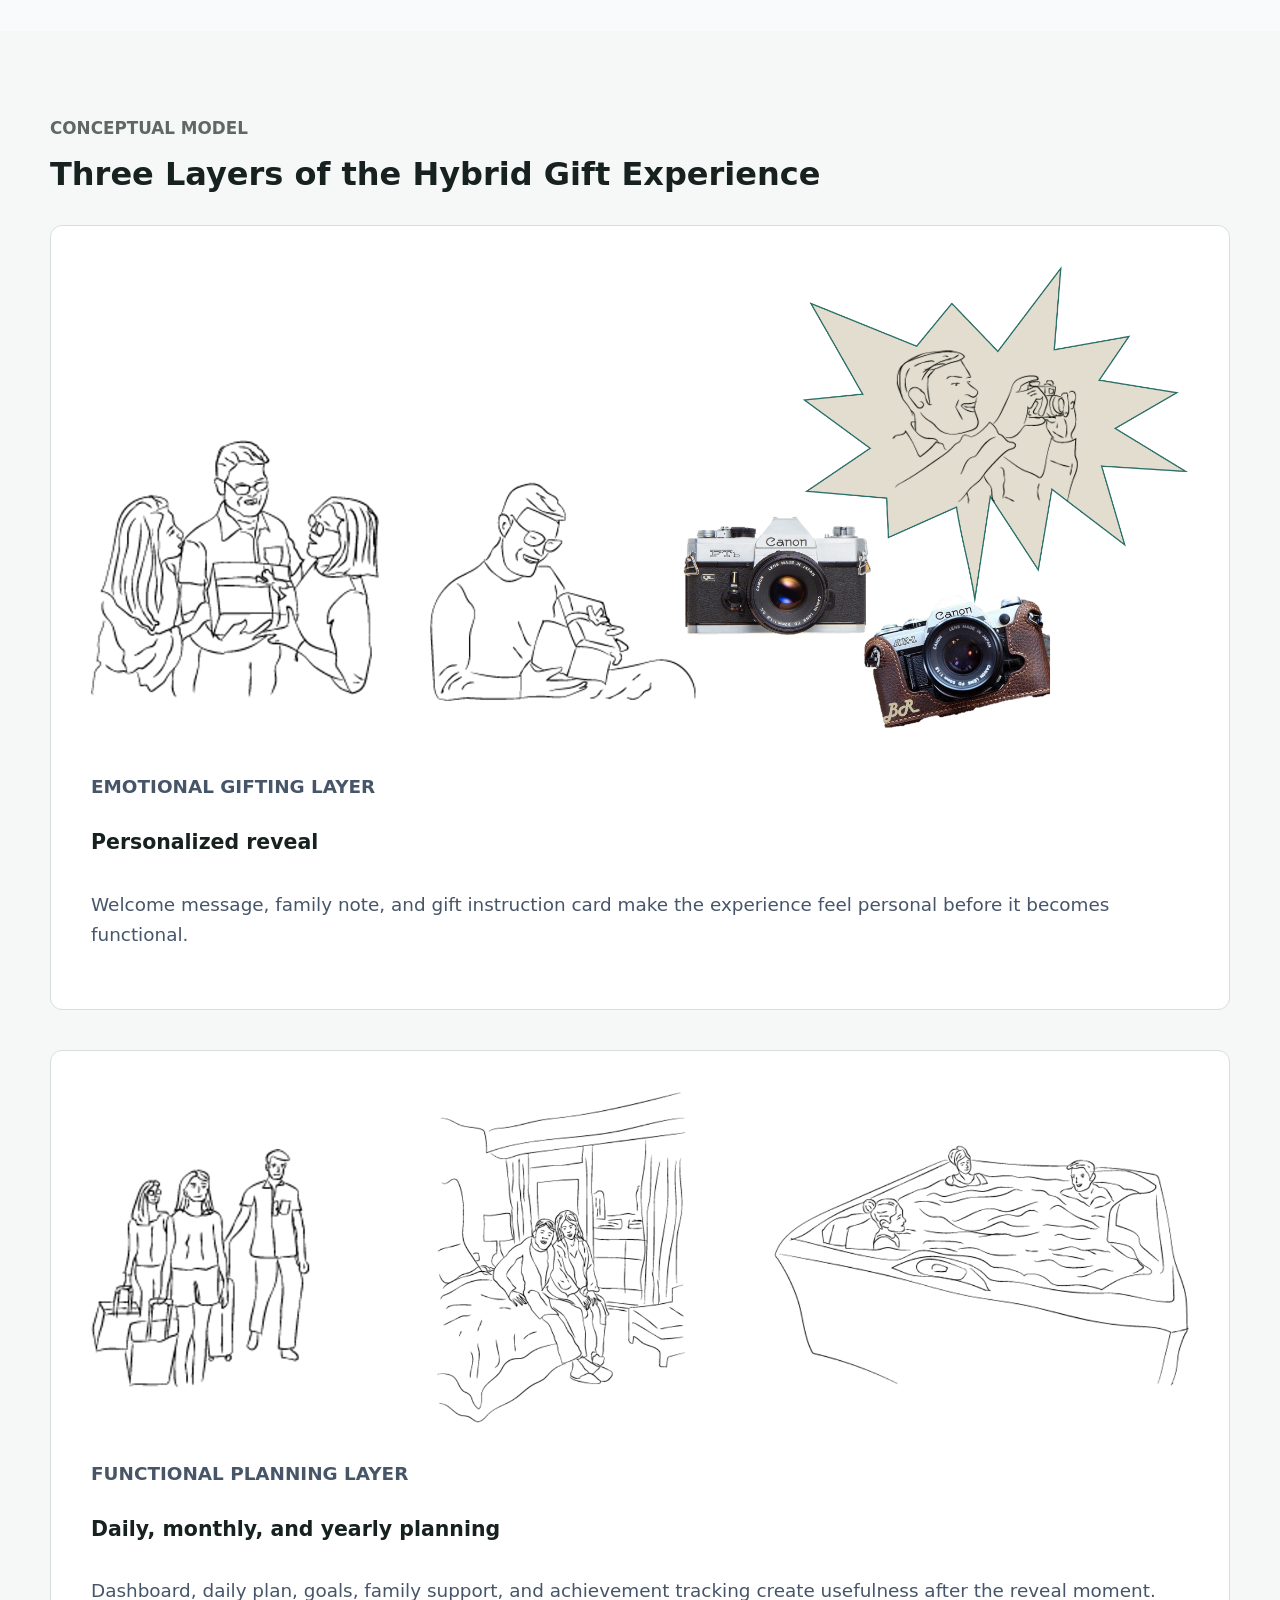
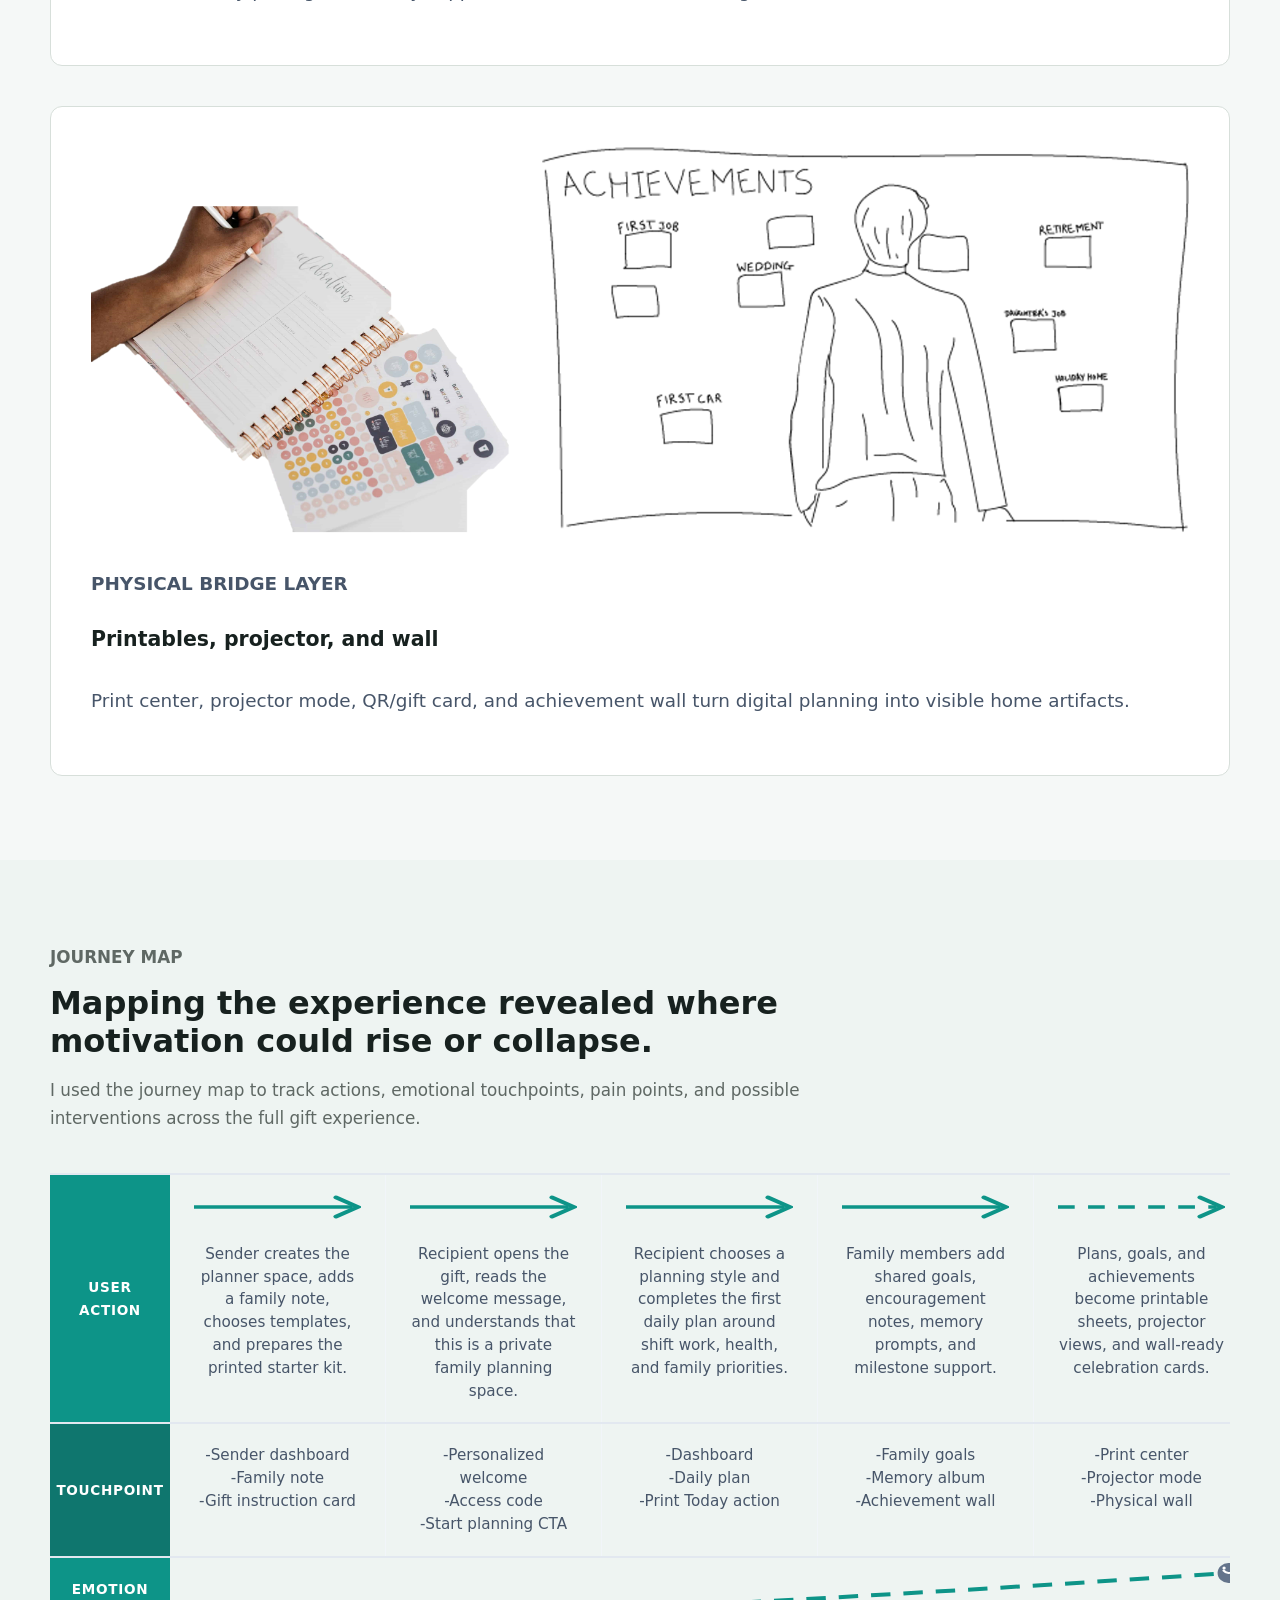
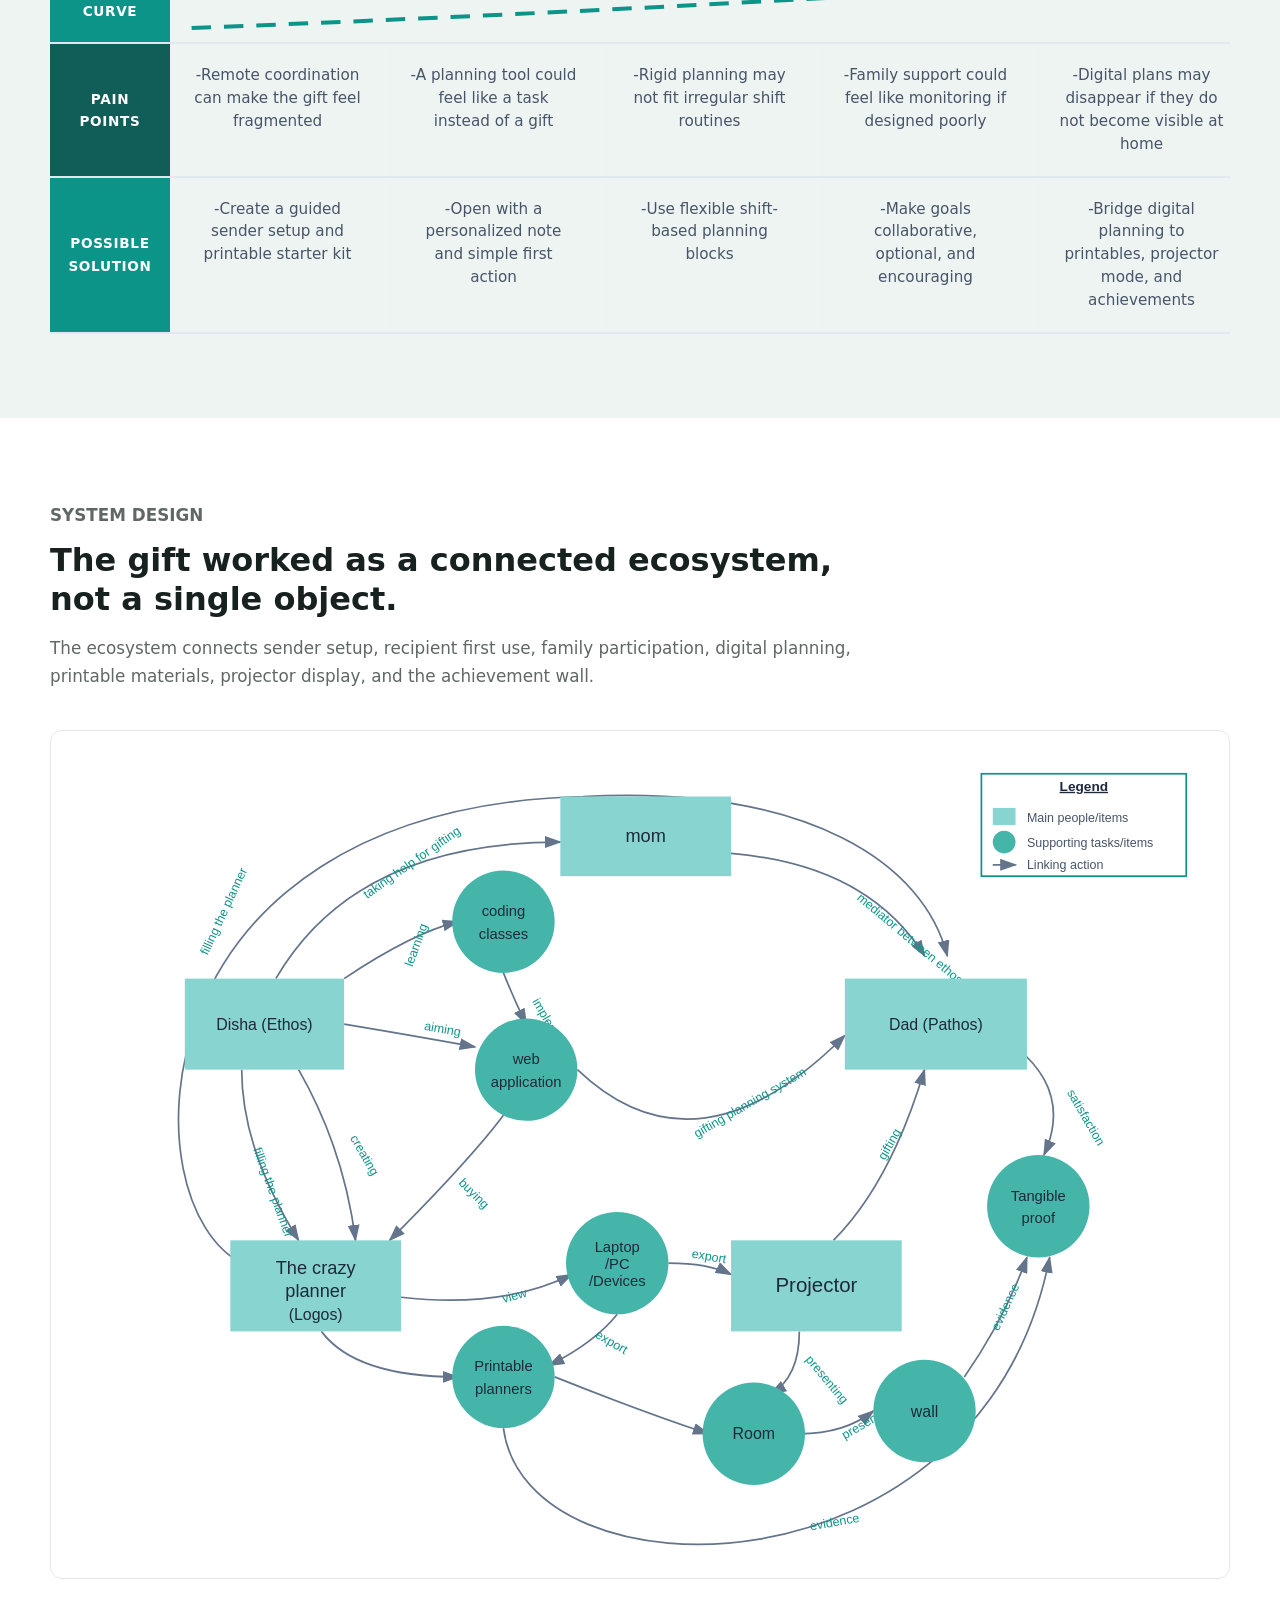
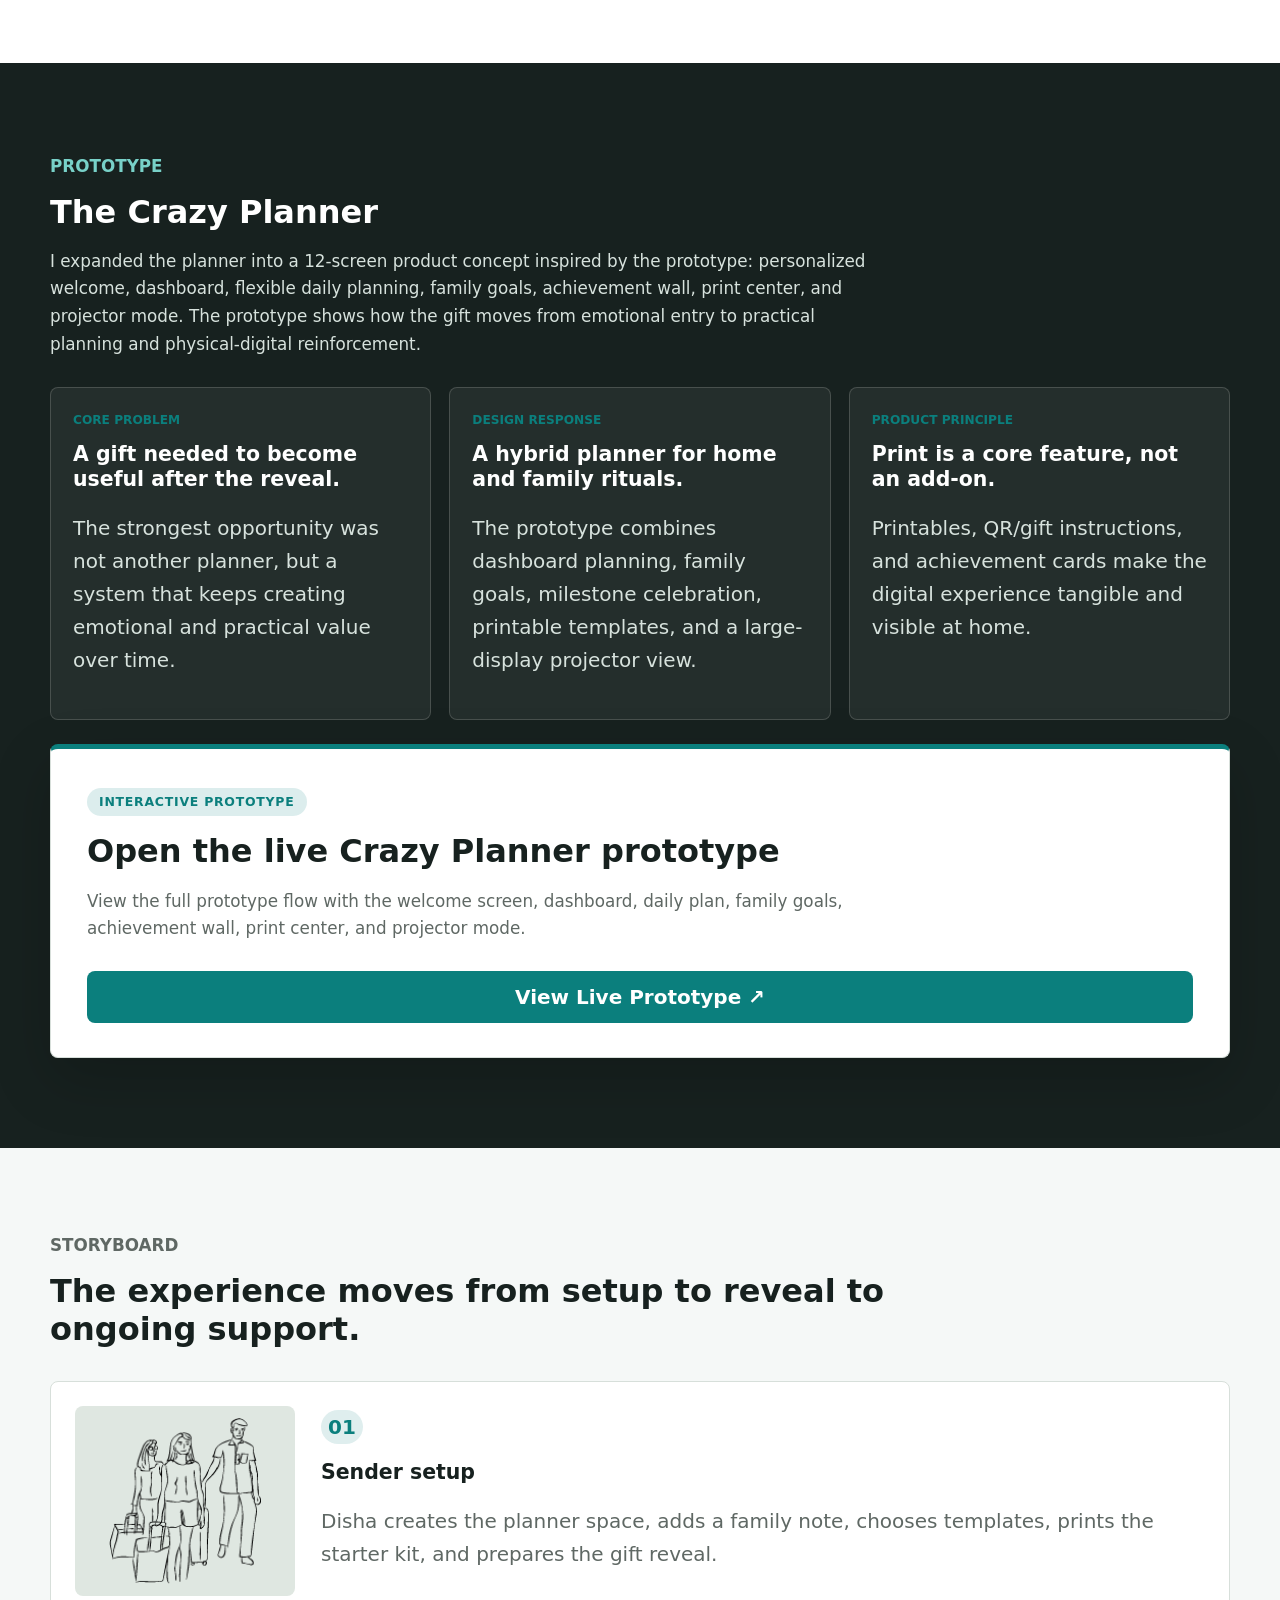
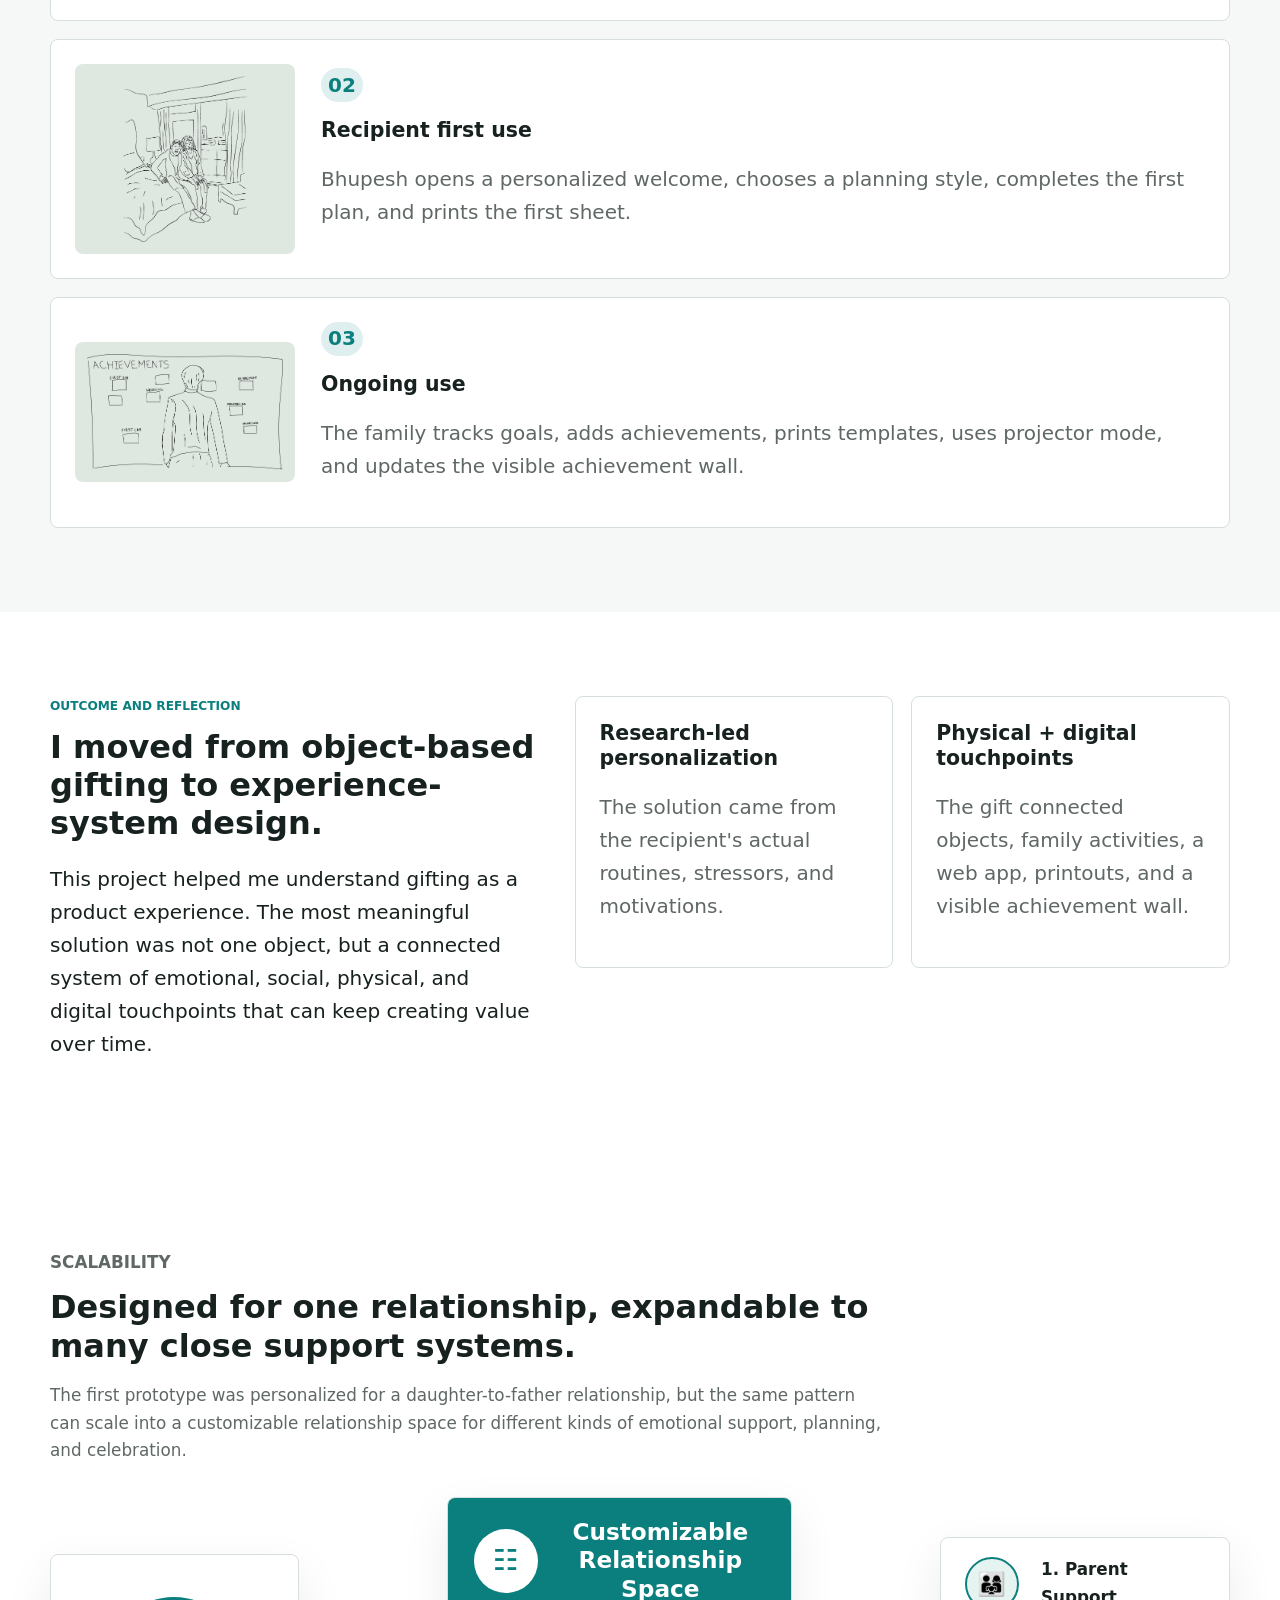
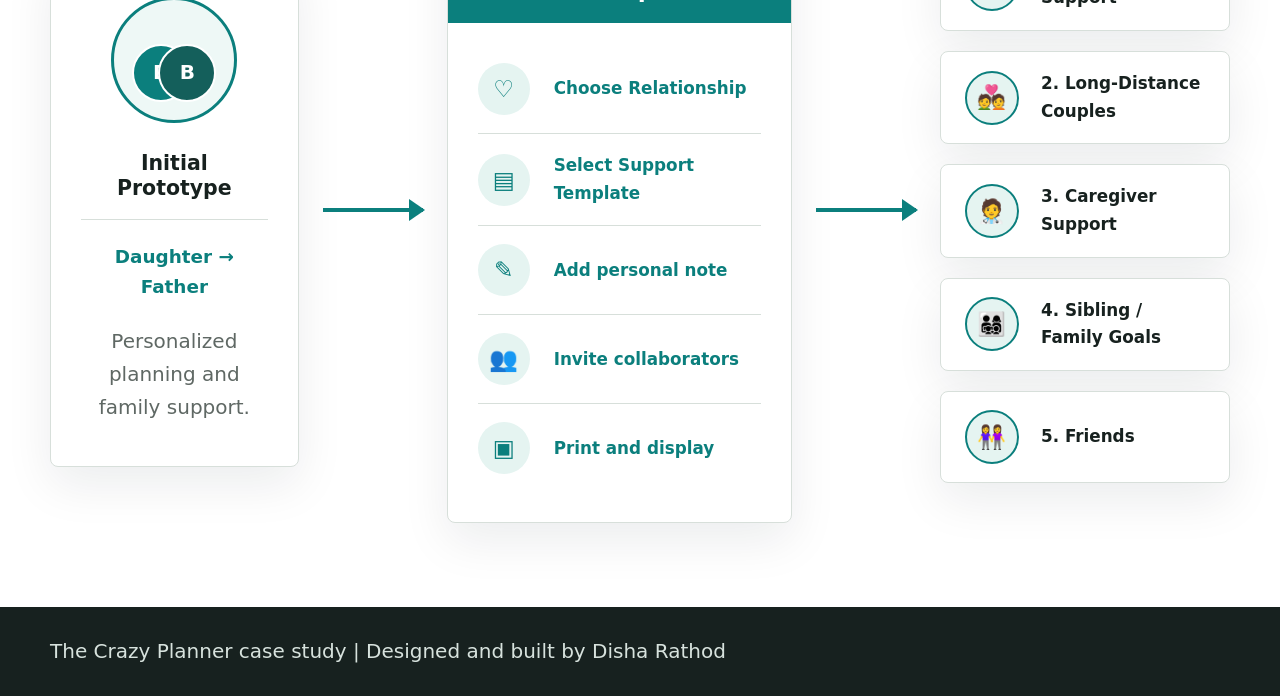
<file: giftfordad.html>
<!DOCTYPE html>
<html lang="en">

<head>
  <meta charset="UTF-8" />
  <meta name="viewport" content="width=device-width, initial-scale=1.0" />
  <title>The Crazy Planner | Product Design Case Study</title>
  <link rel="stylesheet" href="styles.css" />
</head>

<body class="gift-page">
  <a class="skip-link" href="#main">Skip to content</a>

  <main id="main">
    <section class="gift-hero premium-style light-theme" id="top">
      <div class="gift-container">
        <a href="https://disharathod.framer.website" class="gift-back-link" aria-label="Back to main portfolio">
          <svg width="20" height="20" viewBox="0 0 24 24" fill="none" stroke="currentColor" stroke-width="2.5"
            stroke-linecap="round" stroke-linejoin="round" aria-hidden="true">
            <line x1="19" y1="12" x2="5" y2="12"></line>
            <polyline points="12 19 5 12 12 5"></polyline>
          </svg>
          Back to Portfolio
        </a>

        <div class="premium-hero-grid">
          <div class="premium-hero-content">
            <div class="hero-tags-row">
              <span class="hero-tag service">Product Design</span>
              <span class="hero-tag academic">Service Design</span>
            </div>
            <p class="hero-descriptors">Hybrid gifting ecosystem • Planning • Family connection</p>
            <h1 class="hero-main-title">The Crazy Planner</h1>
            <p class="hero-timeline">2-3 Weeks • Graduate Design Exercise</p>

            <div class="hero-stats-grid">
              <article class="hero-stat-item">
                <h4>Team Overview</h4>
                <p>1 Product Designer<br />Family collaborators</p>
              </article>
              <article class="hero-stat-item">
                <h4>My Role</h4>
                <p>Recipient research • UX strategy • Service design • Visual design • Prototyping</p>
              </article>
              <article class="hero-stat-item">
                <h4>Deliverables</h4>
                <p>Interactive prototype concept • Printable kit • Journey map • Ecosystem model</p>
              </article>
            </div>
          </div>

          <div class="premium-hero-visual">
            <img src="assets/gift/hero-visual.png" alt="3D abstract visual of a camera and planner">
          </div>
        </div>
      </div>
    </section>

    <section class="gift-intent">
      <div class="gift-container gift-two-column">
        <div>
          <p class="gift-eyebrow">Design challenge</p>
          <h2>How might a gift continue supporting connection after the moment of exchange?</h2>
        </div>
        <div class="gift-copy-stack">
          <p>
            The project began as a personal gift for my dad, but the design opportunity became
            larger than a single object. I explored how a gift could become an ongoing support
            system for planning, family connection, documentation, and milestone celebration.
          </p>
          <p>
            The final direction was The Crazy Planner: a hybrid digital-physical gifting ecosystem
            with a digital planning space, family messages, printable templates, projector mode,
            and an achievement wall. The gift starts with an emotional reveal, then continues
            through daily use and visible progress.
          </p>
        </div>
      </div>
    </section>

    <section class="gift-section" id="research">
      <div class="gift-container">
        <div class="gift-section-heading">
          <p class="gift-eyebrow">Recipient research</p>
          <h2>Understanding the Recipient: Bhupesh Rathod</h2>
          <p>
            Research was conducted through lived observation and family context. I focused on
            Bhupesh's routines, stressors, documentation habits, and the family members who shape
            his daily decisions.
          </p>
        </div>

        <div class="persona-container">
          <div class="persona-left-col">
            <div class="persona-main-card">
              <div class="persona-image-wrapper">
                <img src="assets/gift/bhupesh_line.png" alt="Bhupesh Rathod Persona">
              </div>
              <h3>Bhupesh Rathod</h3>
              <div class="persona-meta-list">
                <div class="persona-meta-item"><span>Age</span> 52</div>
                <div class="persona-meta-item"><span>Education</span> Masters in Business</div>
                <div class="persona-meta-item"><span>Status</span> Married</div>
                <div class="persona-meta-item"><span>Occupation</span> Operations Manager</div>
                <div class="persona-meta-item"><span>Location</span> India</div>
                </div>
            </div>
            <div class="persona-quote-card">
              <p>I prioritize family stability, but I find peace in documenting our progress and planning what comes
                next.</p>
            </div>
            <div class="persona-personality-card">
              <p class="gift-label">Personality</p>
              <div class="persona-chip-row">
                <span class="persona-chip">Introvert</span>
                <span class="persona-chip">Thinker</span>
                <span class="persona-chip">Planner</span>
              </div>
            </div>
          </div>

          <div class="persona-right-col">
            <article class="persona-info-card">
              <h4>Bio</h4>
              <p>Bhupesh Rathod is a family-centered professional with a demanding schedule. He balances high-stress
                work with a deep commitment to his family, often prioritizing their needs over his own self-care.</p>
            </article>
            <article class="persona-info-card">
              <h4>Core Needs (Motivations)</h4>
              <ul>
                <li>Visible planning to manage irregular shift-duty schedules.</li>
                <li>Tangible documentation of family achievements and milestones.</li>
                <li>Family encouragement that feels supportive rather than pressuring.</li>
                <li>A system that connects practical planning with memories and future milestones.</li>
              </ul>
            </article>
            <article class="persona-info-card">
              <h4>Frustrations (Constraints)</h4>
              <ul>
                <li>High work stress and physical movement leading to exhaustion.</li>
                <li>Financial responsibility for major family decisions limits personal spending.</li>
                <li>Difficulty maintaining routines due to irregular sleep cycles.</li>
                <li>Lack of a shared system for remote family coordination and visible progress.</li>
              </ul>
            </article>
          </div>
        </div>
      </div>
    </section>

    <section class="gift-dark-section" id="strategy" style="background: #ffffff; color: #111827;">
      <div class="gift-container">
        <div class="rhetoric-showcase">
          <div class="rhetoric-text">
            <p class="gift-eyebrow">Rhetorical Framework</p>
            <h2>Rhetorical Triangle</h2>
            <p>I used Pathos, Ethos, and Logos to keep the gift emotionally meaningful, personally credible,
              and practically useful. Pathos centered Bhupesh's needs, Ethos involved Disha and Mom as
              sender and co-gifter, and Logos became the planning system that connects intent to action.</p>
          </div>
          <div class="rhetoric-visual-wrapper">
            <img src="assets/gift/rhetoric_triangle.png" alt="Rhetorical Triangle Abstract">
            
          </div>
        </div>
      </div>
    </section>

    <section class="logos-section" id="logos">
      <div class="gift-container">
        <div class="gift-section-heading">
          <p class="gift-eyebrow">Logos: The Gift Logic</p>
          <h2>Connecting the System to Human Needs</h2>
        </div>
        <div class="maslow-grid">
          <div class="maslow-visual">
            <img src="assets/gift/maslow_hierarchy.png" alt="Maslows Hierarchy 3D">
          </div>
          <div class="maslow-levels">
            <article class="maslow-item active">
              <h5>Self-Actualization</h5>
              <p>The Future: long-term goals, visible milestones, and family-supported progress through The Crazy Planner.</p>
            </article>
            <article class="maslow-item active">
              <h5>Esteem & Belonging</h5>
              <p>The Present: family connection, encouragement, shared goals, and low-pressure daily planning.</p>
            </article>
            <article class="maslow-item active">
              <h5>Psychological & Safety</h5>
              <p>The Past: nostalgia, memories, and documentation habits that made physical artifacts important.</p>
            </article>
          </div>
        </div>
      </div>
    </section>

    <section class="gift-section" id="conceptual-model">
      <div class="gift-container">
        <div class="gift-section-heading">
          <p class="gift-eyebrow">Conceptual Model</p>
          <h2>Three Layers of the Hybrid Gift Experience</h2>
        </div>

        <div class="vertical-concept-grid">
          <article>
            <img src="assets/gift/concept_model1.png" alt="Past Nostalgia" style="width: 100%; height: auto; border-radius: 8px; margin-bottom: 20px;">
            <p class="gift-label">Emotional gifting layer</p>
            <h3>Personalized reveal</h3>
            <p>Welcome message, family note, and gift instruction card make the experience feel personal before it becomes functional.</p>
          </article>
          <article>
            <img src="assets/gift/concept_model2.png" alt="Present Self-Care" style="width: 100%; height: auto; border-radius: 8px; margin-bottom: 20px;">
            <p class="gift-label">Functional planning layer</p>
            <h3>Daily, monthly, and yearly planning</h3>
            <p>Dashboard, daily plan, goals, family support, and achievement tracking create usefulness after the reveal moment.</p>
          </article>
          <article>
            <img src="assets/gift/concept_model3.png" alt="Future Accomplishment" style="width: 100%; height: auto; border-radius: 8px; margin-bottom: 20px;">
            <p class="gift-label">Physical bridge layer</p>
            <h3>Printables, projector, and wall</h3>
            <p>Print center, projector mode, QR/gift card, and achievement wall turn digital planning into visible home artifacts.</p>
          </article>
        </div>
      </div>
    </section>

    <section class="journey-showcase" id="journey">
      <div class="gift-container">
        <div class="gift-section-heading">
          <p class="gift-eyebrow">Journey map</p>
          <h2>Mapping the experience revealed where motivation could rise or collapse.</h2>
          <p>
            I used the journey map to track actions, emotional touchpoints, pain points, and
            possible interventions across the full gift experience.
          </p>
        </div>

        
        <div class="journey-table-container">
          <div class="journey-table">
            <div class="j-row j-action-row">
              <div class="j-header-cell action-header"><span>USER<br>ACTION</span></div>
              <div class="j-cell">
                <svg class="j-arrow" viewBox="0 0 100 20" preserveAspectRatio="none"><line x1="0" y1="10" x2="95" y2="10" stroke="#0d9488" stroke-width="3"/><polyline points="85,2 98,10 85,18" fill="none" stroke="#0d9488" stroke-width="3" stroke-linecap="round"/></svg>
                <p>Sender creates the planner space, adds a family note, chooses templates, and prepares the printed starter kit.</p>
              </div>
              <div class="j-cell">
                <svg class="j-arrow" viewBox="0 0 100 20" preserveAspectRatio="none"><line x1="0" y1="10" x2="95" y2="10" stroke="#0d9488" stroke-width="3"/><polyline points="85,2 98,10 85,18" fill="none" stroke="#0d9488" stroke-width="3" stroke-linecap="round"/></svg>
                <p>Recipient opens the gift, reads the welcome message, and understands that this is a private family planning space.</p>
              </div>
              <div class="j-cell">
                <svg class="j-arrow" viewBox="0 0 100 20" preserveAspectRatio="none"><line x1="0" y1="10" x2="95" y2="10" stroke="#0d9488" stroke-width="3"/><polyline points="85,2 98,10 85,18" fill="none" stroke="#0d9488" stroke-width="3" stroke-linecap="round"/></svg>
                <p>Recipient chooses a planning style and completes the first daily plan around shift work, health, and family priorities.</p>
              </div>
              <div class="j-cell">
                <svg class="j-arrow" viewBox="0 0 100 20" preserveAspectRatio="none"><line x1="0" y1="10" x2="95" y2="10" stroke="#0d9488" stroke-width="3"/><polyline points="85,2 98,10 85,18" fill="none" stroke="#0d9488" stroke-width="3" stroke-linecap="round"/></svg>
                <p>Family members add shared goals, encouragement notes, memory prompts, and milestone support.</p>
              </div>
              <div class="j-cell">
                <svg class="j-arrow" viewBox="0 0 100 20" preserveAspectRatio="none"><line x1="0" y1="10" x2="95" y2="10" stroke="#0d9488" stroke-width="3" stroke-dasharray="10, 8"/><polyline points="85,2 98,10 85,18" fill="none" stroke="#0d9488" stroke-width="3" stroke-linecap="round"/></svg>
                <p>Plans, goals, and achievements become printable sheets, projector views, and wall-ready celebration cards.</p>
              </div>
            </div>

            <div class="j-row">
              <div class="j-header-cell touchpoint-header"><span>TOUCHPOINT</span></div>
              <div class="j-cell"><p>-Sender dashboard<br>-Family note<br>-Gift instruction card</p></div>
              <div class="j-cell"><p>-Personalized welcome<br>-Access code<br>-Start planning CTA</p></div>
              <div class="j-cell"><p>-Dashboard<br>-Daily plan<br>-Print Today action</p></div>
              <div class="j-cell"><p>-Family goals<br>-Memory album<br>-Achievement wall</p></div>
              <div class="j-cell"><p>-Print center<br>-Projector mode<br>-Physical wall</p></div>
            </div>

            <div class="j-row j-emotion-row">
              <div class="j-header-cell emotion-header"><span>EMOTION<br>CURVE</span></div>
              <div class="j-emotion-full">
                <svg width="100%" height="80px" preserveAspectRatio="none" viewBox="0 0 1000 80">
                  <path d="M 20 70 Q 500 50 980 15" fill="none" stroke="#0d9488" stroke-width="4" stroke-dasharray="18, 12" />
                  <circle cx="980" cy="15" r="10" fill="#64748b" />
                  <path d="M 975 12 Q 980 18 985 12" fill="none" stroke="#fff" stroke-width="2" />
                  <circle cx="976" cy="10" r="1.5" fill="#fff" />
                  <circle cx="984" cy="10" r="1.5" fill="#fff" />
                </svg>
              </div>
            </div>

            <div class="j-row">
              <div class="j-header-cell pain-header"><span>PAIN<br>POINTS</span></div>
              <div class="j-cell"><p>-Remote coordination can make the gift feel fragmented</p></div>
              <div class="j-cell"><p>-A planning tool could feel like a task instead of a gift</p></div>
              <div class="j-cell"><p>-Rigid planning may not fit irregular shift routines</p></div>
              <div class="j-cell"><p>-Family support could feel like monitoring if designed poorly</p></div>
              <div class="j-cell"><p>-Digital plans may disappear if they do not become visible at home</p></div>
            </div>

            <div class="j-row">
              <div class="j-header-cell solution-header"><span>POSSIBLE<br>SOLUTION</span></div>
              <div class="j-cell"><p>-Create a guided sender setup and printable starter kit</p></div>
              <div class="j-cell"><p>-Open with a personalized note and simple first action</p></div>
              <div class="j-cell"><p>-Use flexible shift-based planning blocks</p></div>
              <div class="j-cell"><p>-Make goals collaborative, optional, and encouraging</p></div>
              <div class="j-cell"><p>-Bridge digital planning to printables, projector mode, and achievements</p></div>
            </div>
          </div>
        </div>

      </div>
    </section>

    <section class="gift-section system-story">
      <div class="gift-container">
        <div class="gift-section-heading">
          <p class="gift-eyebrow">System design</p>
          <h2>The gift worked as a connected ecosystem, not a single object.</h2>
          <p>
            The ecosystem connects sender setup, recipient first use, family participation,
            digital planning, printable materials, projector display, and the achievement wall.
          </p>
        </div>
        
        
        
        
        <div class="system-map-visual" style="overflow-x: auto; background: #ffffff; padding: 20px; border-radius: 12px; border: 1px solid #e2e8f0; margin-top: 40px;">
          <svg viewBox="0 0 1000 700" width="100%" height="auto" style="min-width: 800px; font-family: sans-serif;">
            <defs>
              <marker id="arrowhead" markerWidth="10" markerHeight="7" refX="9" refY="3.5" orient="auto">
                <polygon points="0 0, 10 3.5, 0 7" fill="#64748b" />
              </marker>
            </defs>

            <!-- Legend -->
            <g transform="translate(800, 20)">
              <rect width="180" height="90" fill="none" stroke="#0d9488" stroke-width="1.5"/>
              <text x="90" y="15" text-anchor="middle" fill="#1e293b" font-size="12" font-weight="bold" text-decoration="underline">Legend</text>
              
              <rect x="10" y="30" width="20" height="15" fill="#88d4d1"/>
              <text x="40" y="42" fill="#475569" font-size="11">Main people/items</text>
              
              <circle cx="20" cy="60" r="10" fill="#45b5aa"/>
              <text x="40" y="64" fill="#475569" font-size="11">Supporting tasks/items</text>

              <path d="M 10 80 L 30 80" stroke="#64748b" stroke-width="1.5" marker-end="url(#arrowhead)"/>
              <text x="40" y="84" fill="#475569" font-size="11">Linking action</text>
            </g>

            <!-- Connections with text along paths (simulated via positioned text) -->
            <!-- Disha to Mom -->
            <path d="M 180 200 Q 250 80 430 80" fill="none" stroke="#64748b" stroke-width="1.5" marker-end="url(#arrowhead)"/>
            <text x="260" y="130" fill="#0d9488" font-size="11" transform="rotate(-35, 260, 130)">taking help for gifting</text>

            <!-- Mom to Dad -->
            <path d="M 580 90 Q 700 100 750 180" fill="none" stroke="#64748b" stroke-width="1.5" marker-end="url(#arrowhead)"/>
            <text x="690" y="130" fill="#0d9488" font-size="11" transform="rotate(40, 690, 130)">mediator between ethos & pathos</text>

            <!-- Planner to Dad (Top long arrow) -->
            <path d="M 150 450 C 50 400, 50 50, 450 40 C 650 30, 750 100, 770 180" fill="none" stroke="#64748b" stroke-width="1.5" marker-end="url(#arrowhead)"/>
            <text x="120" y="180" fill="#0d9488" font-size="11" transform="rotate(-65, 120, 180)">filling the planner</text>

            <!-- Disha to coding classes -->
            <path d="M 240 200 Q 300 160 340 150" fill="none" stroke="#64748b" stroke-width="1.5" marker-end="url(#arrowhead)"/>
            <text x="300" y="190" fill="#0d9488" font-size="11" transform="rotate(-70, 300, 190)">learning</text>

            <!-- coding classes to web application -->
            <path d="M 380 195 Q 390 220 400 240" fill="none" stroke="#64748b" stroke-width="1.5" marker-end="url(#arrowhead)"/>
            <text x="405" y="220" fill="#0d9488" font-size="11" transform="rotate(60, 405, 220)">implementing</text>

            <!-- Disha to web application -->
            <path d="M 240 240 Q 300 250 355 260" fill="none" stroke="#64748b" stroke-width="1.5" marker-end="url(#arrowhead)"/>
            <text x="310" y="245" fill="#0d9488" font-size="11" transform="rotate(10, 310, 245)">aiming</text>

            <!-- Disha to Planner (creating) -->
            <path d="M 200 280 Q 240 350 250 430" fill="none" stroke="#64748b" stroke-width="1.5" marker-end="url(#arrowhead)"/>
            <text x="245" y="340" fill="#0d9488" font-size="11" transform="rotate(60, 245, 340)">creating</text>
            
            <!-- Disha to Planner (filling the planner) -->
            <path d="M 150 280 Q 150 350 200 430" fill="none" stroke="#64748b" stroke-width="1.5" marker-end="url(#arrowhead)"/>
            <text x="160" y="350" fill="#0d9488" font-size="11" transform="rotate(70, 160, 350)">filling the planner</text>

            <!-- Web app to Planner -->
            <path d="M 380 320 Q 350 360 280 430" fill="none" stroke="#64748b" stroke-width="1.5" marker-end="url(#arrowhead)"/>
            <text x="340" y="380" fill="#0d9488" font-size="11" transform="rotate(45, 340, 380)">buying</text>

            <!-- Web app to Dad -->
            <path d="M 445 280 Q 550 380 680 250" fill="none" stroke="#64748b" stroke-width="1.5" marker-end="url(#arrowhead)"/>
            <text x="550" y="340" fill="#0d9488" font-size="11" transform="rotate(-30, 550, 340)">gifting planning system</text>

            <!-- Planner to Laptop -->
            <path d="M 290 480 Q 380 490 440 460" fill="none" stroke="#64748b" stroke-width="1.5" marker-end="url(#arrowhead)"/>
            <text x="380" y="485" fill="#0d9488" font-size="11" transform="rotate(-15, 380, 485)">view</text>

            <!-- Laptop to Projector -->
            <path d="M 525 450 Q 560 450 580 460" fill="none" stroke="#64748b" stroke-width="1.5" marker-end="url(#arrowhead)"/>
            <text x="545" y="445" fill="#0d9488" font-size="11" transform="rotate(10, 545, 445)">export</text>

            <!-- Laptop to Printable planners -->
            <path d="M 480 495 Q 460 520 420 540" fill="none" stroke="#64748b" stroke-width="1.5" marker-end="url(#arrowhead)"/>
            <text x="460" y="515" fill="#0d9488" font-size="11" transform="rotate(30, 460, 515)">export</text>

            <!-- Planner to Printable planners -->
            <path d="M 220 510 Q 250 550 340 550" fill="none" stroke="#64748b" stroke-width="1.5" marker-end="url(#arrowhead)"/>

            <!-- Printable planners to Room -->
            <path d="M 425 550 Q 500 580 560 600" fill="none" stroke="#64748b" stroke-width="1.5" marker-end="url(#arrowhead)"/>

            <!-- Projector to Room -->
            <path d="M 640 510 Q 640 550 615 565" fill="none" stroke="#64748b" stroke-width="1.5" marker-end="url(#arrowhead)"/>
            <text x="645" y="535" fill="#0d9488" font-size="11" transform="rotate(50, 645, 535)">presenting</text>

            <!-- Room to Wall -->
            <path d="M 640 600 Q 680 600 705 580" fill="none" stroke="#64748b" stroke-width="1.5" marker-end="url(#arrowhead)"/>
            <text x="680" y="605" fill="#0d9488" font-size="11" transform="rotate(-30, 680, 605)">presenting</text>

            <!-- Wall to Tangible Proof -->
            <path d="M 785 550 Q 820 500 840 445" fill="none" stroke="#64748b" stroke-width="1.5" marker-end="url(#arrowhead)"/>
            <text x="815" y="510" fill="#0d9488" font-size="11" transform="rotate(-65, 815, 510)">evidence</text>

            <!-- Printable planners to Tangible proof -->
            <path d="M 380 595 C 400 750, 800 750, 860 445" fill="none" stroke="#64748b" stroke-width="1.5" marker-end="url(#arrowhead)"/>
            <text x="650" y="685" fill="#0d9488" font-size="11" transform="rotate(-10, 650, 685)">evidence</text>

            <!-- Dad to Tangible Proof -->
            <path d="M 830 260 Q 880 300 855 355" fill="none" stroke="#64748b" stroke-width="1.5" marker-end="url(#arrowhead)"/>
            <text x="875" y="300" fill="#0d9488" font-size="11" transform="rotate(60, 875, 300)">satisfaction</text>

            <!-- Projector to Dad -->
            <path d="M 670 430 Q 720 380 750 280" fill="none" stroke="#64748b" stroke-width="1.5" marker-end="url(#arrowhead)"/>
            <text x="715" y="360" fill="#0d9488" font-size="11" transform="rotate(-60, 715, 360)">gifting</text>


            <!-- Nodes (Drawn last to sit on top of paths) -->

            <!-- Disha (Ethos) -->
            <g transform="translate(100, 200)">
              <rect width="140" height="80" fill="#88d4d1" />
              <text x="70" y="45" text-anchor="middle" fill="#1e293b" font-size="14" font-family="sans-serif">Disha (Ethos)</text>
            </g>

            <!-- Mom -->
            <g transform="translate(430, 40)">
              <rect width="150" height="70" fill="#88d4d1" />
              <text x="75" y="40" text-anchor="middle" fill="#1e293b" font-size="16">mom</text>
            </g>

            <!-- Dad (Pathos) -->
            <g transform="translate(680, 200)">
              <rect width="160" height="80" fill="#88d4d1" />
              <text x="80" y="45" text-anchor="middle" fill="#1e293b" font-size="14">Dad (Pathos)</text>
            </g>

            <!-- The crazy planner (Logos) -->
            <g transform="translate(140, 430)">
              <rect width="150" height="80" fill="#88d4d1" />
              <text x="75" y="30" text-anchor="middle" fill="#1e293b" font-size="16">The crazy</text>
              <text x="75" y="50" text-anchor="middle" fill="#1e293b" font-size="16">planner</text>
              <text x="75" y="70" text-anchor="middle" fill="#1e293b" font-size="14">(Logos)</text>
            </g>

            <!-- Projector -->
            <g transform="translate(580, 430)">
              <rect width="150" height="80" fill="#88d4d1" />
              <text x="75" y="45" text-anchor="middle" fill="#1e293b" font-size="18">Projector</text>
            </g>

            <!-- coding classes -->
            <g transform="translate(380, 150)">
              <circle r="45" fill="#45b5aa" />
              <text x="0" y="-5" text-anchor="middle" fill="#1e293b" font-size="13">coding</text>
              <text x="0" y="15" text-anchor="middle" fill="#1e293b" font-size="13">classes</text>
            </g>

            <!-- web application -->
            <g transform="translate(400, 280)">
              <circle r="45" fill="#45b5aa" />
              <text x="0" y="-5" text-anchor="middle" fill="#1e293b" font-size="13">web</text>
              <text x="0" y="15" text-anchor="middle" fill="#1e293b" font-size="13">application</text>
            </g>

            <!-- Laptop/PC/Devices -->
            <g transform="translate(480, 450)">
              <circle r="45" fill="#45b5aa" />
              <text x="0" y="-10" text-anchor="middle" fill="#1e293b" font-size="13">Laptop</text>
              <text x="0" y="5" text-anchor="middle" fill="#1e293b" font-size="13">/PC</text>
              <text x="0" y="20" text-anchor="middle" fill="#1e293b" font-size="13">/Devices</text>
            </g>

            <!-- Printable planners -->
            <g transform="translate(380, 550)">
              <circle r="45" fill="#45b5aa" />
              <text x="0" y="-5" text-anchor="middle" fill="#1e293b" font-size="13">Printable</text>
              <text x="0" y="15" text-anchor="middle" fill="#1e293b" font-size="13">planners</text>
            </g>

            <!-- Room -->
            <g transform="translate(600, 600)">
              <circle r="45" fill="#45b5aa" />
              <text x="0" y="5" text-anchor="middle" fill="#1e293b" font-size="14">Room</text>
            </g>

            <!-- wall -->
            <g transform="translate(750, 580)">
              <circle r="45" fill="#45b5aa" />
              <text x="0" y="5" text-anchor="middle" fill="#1e293b" font-size="14">wall</text>
            </g>

            <!-- Tangible proof -->
            <g transform="translate(850, 400)">
              <circle r="45" fill="#45b5aa" />
              <text x="0" y="-5" text-anchor="middle" fill="#1e293b" font-size="13">Tangible</text>
              <text x="0" y="15" text-anchor="middle" fill="#1e293b" font-size="13">proof</text>
            </g>

          </svg>
        </div>




      </div>
    </section>

    <section class="prototype-section" id="prototype">
      <div class="gift-container">
        <div class="prototype-copy">
          <p class="gift-eyebrow">Prototype</p>
          <h2>The Crazy Planner</h2>
          <p>
            I expanded the planner into a 12-screen product concept inspired by the prototype:
            personalized welcome, dashboard, flexible daily planning, family goals, achievement wall,
            print center, and projector mode. The prototype shows how the gift moves from emotional
            entry to practical planning and physical-digital reinforcement.
          </p>
        </div>

        <div class="planner-case-grid">
          <article>
            <p class="gift-label">Core problem</p>
            <h3>A gift needed to become useful after the reveal.</h3>
            <p>The strongest opportunity was not another planner, but a system that keeps creating emotional and practical value over time.</p>
          </article>
          <article>
            <p class="gift-label">Design response</p>
            <h3>A hybrid planner for home and family rituals.</h3>
            <p>The prototype combines dashboard planning, family goals, milestone celebration, printable templates,
              and a large-display projector view.</p>
          </article>
          <article>
            <p class="gift-label">Product principle</p>
            <h3>Print is a core feature, not an add-on.</h3>
            <p>Printables, QR/gift instructions, and achievement cards make the digital experience tangible and visible at home.</p>
          </article>
        </div>

        <article class="gift-prototype-link-card">
          <span class="gift-prototype-badge">Interactive prototype</span>
          <h3>Open the live Crazy Planner prototype</h3>
          <p>
            View the full prototype flow with the welcome screen, dashboard, daily plan,
            family goals, achievement wall, print center, and projector mode.
          </p>
          <a
            class="gift-prototype-button"
            href="https://pine-grub-75716835.figma.site"
            target="_blank"
            rel="noopener noreferrer"
          >View Live Prototype ↗</a>
        </article>
      </div>
    </section>

    <section class="story-scroll">
      <div class="gift-container">
        <div class="gift-section-heading">
          <p class="gift-eyebrow">Storyboard</p>
          <h2>The experience moves from setup to reveal to ongoing support.</h2>
        </div>
        <div class="story-steps">
          <article>
            <img src="assets/gift/asset-6.png" alt="Line illustration of family members shopping together" />
            <div>
              <span>01</span>
              <h3>Sender setup</h3>
              <p>Disha creates the planner space, adds a family note, chooses templates, prints the starter kit, and prepares the gift reveal.</p>
            </div>
          </article>
          <article>
            <img src="assets/gift/asset-4.png" alt="Line illustration of a couple sitting in a room" />
            <div>
              <span>02</span>
              <h3>Recipient first use</h3>
              <p>Bhupesh opens a personalized welcome, chooses a planning style, completes the first plan, and prints the first sheet.</p>
            </div>
          </article>
          <article>
            <img src="assets/gift/asset-7.png" alt="Line illustration of an achievement wall" />
            <div>
              <span>03</span>
              <h3>Ongoing use</h3>
              <p>The family tracks goals, adds achievements, prints templates, uses projector mode, and updates the visible achievement wall.</p>
            </div>
          </article>
        </div>
      </div>
    </section>

    <section class="gift-outcome" id="outcome">
      <div class="gift-container outcome-grid">
        <div>
          <p class="gift-eyebrow">Outcome and reflection</p>
          <h2>I moved from object-based gifting to experience-system design.</h2>
          <p>
            This project helped me understand gifting as a product experience. The most meaningful
            solution was not one object, but a connected system of emotional, social, physical,
            and digital touchpoints that can keep creating value over time.
          </p>
        </div>
        <div class="outcome-cards">
          <article>
            <h3>Research-led personalization</h3>
            <p>The solution came from the recipient's actual routines, stressors, and motivations.</p>
          </article>
          <article>
            <h3>Physical + digital touchpoints</h3>
            <p>The gift connected objects, family activities, a web app, printouts, and a visible achievement wall.</p>
          </article>
        </div>
      </div>
    </section>

    <section class="gift-scalability" id="scalability">
      <div class="gift-container">
        <div class="gift-section-heading">
          <p class="gift-eyebrow">Scalability</p>
          <h2>Designed for one relationship, expandable to many close support systems.</h2>
          <p>
            The first prototype was personalized for a daughter-to-father relationship, but the same
            pattern can scale into a customizable relationship space for different kinds of emotional
            support, planning, and celebration.
          </p>
        </div>

        <div class="scalability-map" aria-label="Scalability model for The Crazy Planner">
          <article class="scale-origin-card">
            <div class="scale-avatar-pair" aria-hidden="true">
              <span>D</span>
              <span>B</span>
            </div>
            <h3>Initial Prototype</h3>
            <p class="scale-relationship">Daughter → Father</p>
            <p>Personalized planning and family support.</p>
          </article>

          <div class="scale-arrow" aria-hidden="true"></div>

          <article class="scale-system-card">
            <div class="scale-card-header">
              <span class="scale-icon">☷</span>
              <h3>Customizable Relationship Space</h3>
            </div>
            <ol>
              <li><span>♡</span><strong>Choose Relationship</strong></li>
              <li><span>▤</span><strong>Select Support Template</strong></li>
              <li><span>✎</span><strong>Add personal note</strong></li>
              <li><span>👥</span><strong>Invite collaborators</strong></li>
              <li><span>▣</span><strong>Print and display</strong></li>
            </ol>
          </article>

          <div class="scale-branch" aria-hidden="true"></div>

          <div class="scale-template-list">
            <article><span>👨‍👩‍👧</span><strong>1. Parent Support</strong></article>
            <article><span>💑</span><strong>2. Long-Distance Couples</strong></article>
            <article><span>🧑‍⚕️</span><strong>3. Caregiver Support</strong></article>
            <article><span>👨‍👩‍👧‍👦</span><strong>4. Sibling / Family Goals</strong></article>
            <article><span>👭</span><strong>5. Friends</strong></article>
          </div>
        </div>
      </div>
    </section>
  </main>

  <footer class="gift-footer">
    <div class="gift-container">
      <p>The Crazy Planner case study | Designed and built by Disha Rathod</p>
    </div>
  </footer>

</body>

</html>
</file>
<file: styles.css>
:root {
  --bg: #f7f8fa;
  --surface: #ffffff;
  --ink: #111827;
  --muted: #5b6472;
  --soft: #edf2f6;
  --line: #d9dee7;
  --teal: #087f7a;
  --teal-dark: #075e5a;
  --blue: #2563eb;
  --amber: #b7791f;
  --red: #c2410c;
  --green: #0f766e;
  --radius: 8px;
  --shadow: 0 20px 60px rgba(17, 24, 39, 0.11);
}

* {
  box-sizing: border-box;
}

html {
  scroll-behavior: smooth;
}

body {
  margin: 0;
  background: var(--bg);
  color: var(--ink);
  font-family:
    Inter, ui-sans-serif, system-ui, -apple-system, BlinkMacSystemFont, "Segoe UI", sans-serif;
  line-height: 1.65;
  font-size: 1.25rem;
}

button,
input,
select,
textarea {
  font: inherit;
}

a {
  color: inherit;
}

a:focus-visible,
button:focus-visible,
input:focus-visible,
select:focus-visible,
textarea:focus-visible {
  outline: 3px solid rgba(8, 127, 122, 0.45);
  outline-offset: 4px;
}

.skip-link {
  position: absolute;
  top: 12px;
  left: 12px;
  z-index: 20;
  transform: translateY(-140%);
  padding: 10px 14px;
  border-radius: var(--radius);
  background: var(--ink);
  color: var(--surface);
}

.skip-link:focus {
  transform: translateY(0);
}

.section-inner {
  width: min(1180px, calc(100% - 40px));
  margin: 0 auto;
}

section {
  padding: 76px 0;
}

.hero-section {
  position: relative;
  overflow: hidden;
  min-height: 680px;
  padding: 82px 0;
  background: #000000;
  color: #f8fafc;
}

.hero-grid,
.context-grid,
.project-intro,
.iteration-lab {
  display: grid;
  grid-template-columns: minmax(0, 1.05fr) minmax(360px, 0.95fr);
  gap: 56px;
  align-items: start;
}

.dark-hero-grid {
  display: grid;
  grid-template-columns: minmax(0, 0.9fr) minmax(420px, 1.1fr);
  gap: 64px;
  align-items: center;
  min-height: 520px;
}

.hero-tags {
  display: flex;
  gap: 14px;
  margin-bottom: 18px;
  font-weight: 900;
  text-transform: uppercase;
}

.hero-tags span:first-child {
  color: #ff4040;
}

.hero-tags span:last-child {
  color: #20b15a;
}

.hero-subcontext {
  margin: 0 0 22px;
  color: #8c8f96;
  font-size: 1.24rem;
}

.dark-hero-copy h1 {
  max-width: 650px;
  color: #f1f5f9;
  font-size: clamp(3.1rem, 5.2vw, 5.35rem);
  line-height: 0.96;
  font-weight: 850;
}

.dark-hero-copy h2 {
  max-width: 650px;
  color: #f1f5f9;
  font-size: clamp(2.4rem, 4.5vw, 4rem);
  line-height: 1.02;
  font-weight: 850;
  margin: 0;
}

.hero-duration {
  margin: 52px 0;
  color: #e5e7eb;
  font-size: 1.32rem;
  font-weight: 760;
}

.hero-role-grid {
  display: grid;
  grid-template-columns: 0.8fr 1.2fr;
  gap: 46px;
  max-width: 820px;
}

.hero-role-grid span,
.dark-hero-visual > p {
  display: block;
  margin-bottom: 18px;
  color: #8c8f96;
  font-size: 0.88rem;
  font-weight: 850;
  text-transform: uppercase;
}

.hero-role-grid p {
  margin: 0;
  color: #f1f5f9;
  font-size: 1.14rem;
  font-weight: 620;
}

.dark-hero-visual {
  position: relative;
  min-height: 410px;
}

.dark-hero-visual > p {
  text-align: right;
  text-transform: none;
  font-size: 1.05rem;
}

.hero-dashboard-frame {
  overflow: hidden;
  border: 1px solid #30333a;
  border-radius: 16px;
  background: #f4f7fb;
  box-shadow: 0 26px 90px rgba(0, 0, 0, 0.58);
  filter: grayscale(0.22) saturate(0.88);
  opacity: 0.94;
}

.hero-dashboard-top {
  display: flex;
  align-items: center;
  gap: 16px;
  min-height: 54px;
  padding: 0 18px;
  background: #ffffff;
  color: #202733;
}

.hero-dashboard-top span {
  margin-right: auto;
  font-weight: 850;
}

.hero-dashboard-top i {
  width: 18px;
  height: 18px;
  border-radius: 50%;
  background: #d8e2ef;
}

.hero-dashboard-body {
  display: grid;
  grid-template-columns: 150px 1fr;
  min-height: 330px;
}

.hero-dashboard-body aside {
  display: grid;
  align-content: start;
  gap: 18px;
  padding: 26px 20px;
  background: #1f252d;
  color: #f8fafc;
}

.hero-dashboard-body aside span {
  width: 78%;
  height: 10px;
  border-radius: 999px;
  background: rgba(255, 255, 255, 0.22);
}

.hero-dashboard-body aside span:first-child {
  width: 42px;
  height: 42px;
  border-radius: 50%;
  background: #475569;
}

.hero-dashboard-body aside strong {
  font-size: 0.92rem;
}

.hero-dashboard-main {
  display: grid;
  gap: 18px;
  padding: 26px;
}

.hero-metric-row {
  display: grid;
  grid-template-columns: repeat(3, minmax(0, 1fr));
  gap: 14px;
}

.hero-metric-row article,
.hero-chart-card {
  border-radius: 4px;
  background: #ffffff;
}

.hero-metric-row article {
  padding: 18px;
  border-left: 3px solid #2b7cff;
}

.hero-metric-row span,
.hero-chart-card span {
  display: block;
  color: #8aa0b4;
  font-size: 0.82rem;
  font-weight: 760;
}

.hero-metric-row strong {
  display: block;
  color: #41576a;
  font-size: 1.3rem;
}

.hero-chart-card {
  padding: 20px;
}

.hero-chart-card div {
  display: flex;
  align-items: baseline;
  justify-content: space-between;
  gap: 16px;
  margin-bottom: 18px;
}

.hero-chart-card strong {
  color: #2167d2;
  font-size: 1.35rem;
}

.hero-chart-card svg {
  display: block;
  width: 100%;
  height: auto;
}

.hero-chart-card polyline {
  fill: none;
  stroke: #4c8cf0;
  stroke-linecap: round;
  stroke-linejoin: round;
  stroke-width: 7;
}

.eyebrow,
.card-label,
.impact-card span,
.snapshot-top span {
  margin: 0 0 14px;
  color: var(--teal);
  font-size: 0.76rem;
  font-weight: 850;
  letter-spacing: 0.08em;
  text-transform: uppercase;
}

h1,
h2,
h3,
h4,
p {
  overflow-wrap: anywhere;
}

h1 {
  max-width: 800px;
  margin: 0;
  font-size: clamp(1.8rem, 3.5vw, 2.8rem);
  line-height: 1.1;
  letter-spacing: -0.015em;
}

h2 {
  margin: 0;
  font-size: clamp(1.4rem, 2.5vw, 2.2rem);
  line-height: 1.2;
  letter-spacing: -0.01em;
}

h3 {
  margin: 0;
  font-size: 1.28rem;
  line-height: 1.22;
}

h4 {
  margin: 6px 0 8px;
  font-size: 1rem;
}

.hero-lede,
.section-heading p,
.project-intro p,
.body-stack p,
.lab-copy p,
.reflection-card p {
  color: var(--muted);
  font-size: 1.04rem;
}

.hero-lede {
  max-width: 690px;
  margin: 24px 0 0;
}

.hero-actions {
  display: flex;
  flex-wrap: wrap;
  gap: 12px;
  margin-top: 30px;
}

.hero-actions a,
button {
  display: inline-flex;
  align-items: center;
  justify-content: center;
  min-height: 44px;
  padding: 0 18px;
  border: 0;
  border-radius: var(--radius);
  background: var(--teal);
  color: var(--surface);
  font-weight: 850;
  cursor: pointer;
}

.hero-actions a:last-child,
.ghost-button {
  background: #e7f0ef;
  color: var(--teal-dark);
}

.case-snapshot,
.research-card,
.impact-card,
.mini-screen,
.process-timeline article,
.stakeholder-board article,
.before-after article,
.wcag-map article,
.accessibility-visuals article,
.component-board article {
  border: 1px solid var(--line);
  border-radius: var(--radius);
  background: var(--surface);
}

.case-snapshot {
  box-shadow: var(--shadow);
  overflow: hidden;
}

.snapshot-top {
  padding: 22px 24px;
  border-bottom: 1px solid var(--line);
  background: #111827;
  color: var(--surface);
}

.snapshot-top span {
  display: block;
  color: #6ee7b7;
}

.snapshot-top strong {
  font-size: 1.35rem;
}

.snapshot-grid {
  display: grid;
  grid-template-columns: repeat(2, minmax(0, 1fr));
  margin: 0;
}

.snapshot-grid div {
  min-height: 118px;
  padding: 18px;
  border-right: 1px solid var(--line);
  border-bottom: 1px solid var(--line);
}

.snapshot-grid dt {
  color: var(--muted);
  font-size: 0.76rem;
  font-weight: 850;
  text-transform: uppercase;
}

.snapshot-grid dd {
  margin: 8px 0 0;
  font-weight: 760;
}

.context-section,
.system-section {
  background: var(--surface);
}

.impact-hero {
  padding: 58px 0 70px;
  background: var(--surface);
  text-align: center;
}

.impact-kicker {
  display: inline-flex;
  margin: 0 0 18px;
  padding: 4px 10px;
  background: #dfe8ff;
  color: #1f3f91;
  font-weight: 780;
}

.impact-hero h2 {
  width: min(940px, 100%);
  margin: 0 auto;
  font-size: clamp(2rem, 4vw, 3.55rem);
}

.impact-number-row {
  display: grid;
  grid-template-columns: repeat(4, minmax(0, 1fr));
  gap: 18px;
  margin-top: 36px;
}

.impact-number-row article {
  display: grid;
  gap: 8px;
  align-content: center;
  min-height: 132px;
}

.impact-number-row strong {
  color: #4f75dc;
  font-size: clamp(2.7rem, 5vw, 4.6rem);
  line-height: 0.95;
}

.impact-number-row span {
  color: #4f75dc;
  font-size: 1.04rem;
  font-weight: 760;
}

.project-specs-section {
  padding: 0 0 76px;
  background: var(--surface);
}

.project-specs-grid {
  display: grid;
  grid-template-columns: repeat(2, minmax(0, 1fr));
  gap: 18px;
}

.spec-card {
  display: block;
  text-decoration: none;
  color: inherit;
  min-height: 430px;
  padding: 34px;
  border-radius: var(--radius);
  border: 1px solid var(--line);
  background: #ffffff;
  transition: transform 0.3s cubic-bezier(0.16, 1, 0.3, 1), box-shadow 0.3s ease, border-color 0.3s ease;
}

.spec-card:hover {
  transform: translateY(-6px);
  box-shadow: 0 16px 40px rgba(0, 0, 0, 0.06);
  border-color: #cbd5e1;
}

.spec-card h2 {
  margin-bottom: 12px;
  color: var(--ink);
}

.spec-card p {
  color: var(--muted);
}

.spec-card dl {
  display: grid;
  gap: 18px;
  margin: 34px 0 0;
}

.spec-card dt {
  margin-bottom: 8px;
  color: var(--muted);
  font-size: 0.76rem;
  font-weight: 850;
  text-transform: uppercase;
}

.spec-card dd {
  margin: 0;
  color: var(--ink);
  font-weight: 730;
}

.body-stack p:first-child {
  margin-top: 0;
}

.nda-band,
.reflection-section {
  padding: 48px 0;
  background: var(--ink);
}

.nda-card,
.reflection-card {
  color: var(--surface);
}

.nda-card {
  display: grid;
  grid-template-columns: 0.82fr 1.18fr;
  gap: 40px;
  align-items: center;
}

.nda-card .eyebrow,
.reflection-card .eyebrow {
  color: #6ee7b7;
}

.nda-card h2 {
  font-size: clamp(1.7rem, 3vw, 2.5rem);
}

.nda-card p,
.reflection-card p {
  color: #d7dde7;
}

.section-heading {
  max-width: 840px;
  margin-bottom: 34px;
}

.section-heading.narrow {
  max-width: 790px;
}

.process-timeline,
.wcag-map,
.component-board {
  display: grid;
  grid-template-columns: repeat(4, minmax(0, 1fr));
  gap: 18px;
}

.process-timeline article,
.wcag-map article,
.component-board article {
  padding: 22px;
}

.process-timeline span {
  display: inline-grid;
  place-items: center;
  width: 34px;
  height: 34px;
  margin-bottom: 16px;
  border-radius: 50%;
  background: rgba(8, 127, 122, 0.12);
  color: var(--teal-dark);
  font-weight: 850;
}

.process-timeline p,
.wcag-map p,
.research-card p,
.iteration-grid p,
.mini-screen p,
.before-after p,
.ticket-card p {
  color: var(--muted);
}

.stakeholder-board {
  display: grid;
  grid-template-columns: 1fr 1fr;
  gap: 18px;
  margin-top: 22px;
}

.stakeholder-map,
.concept-board {
  display: grid;
  grid-template-columns: repeat(4, minmax(0, 1fr));
  gap: 18px;
  margin-top: 22px;
}

.stakeholder-board article,
.research-card,
.before-after article,
.accessibility-visuals article,
.stakeholder-map article,
.concept-card,
.decision-matrix,
.journey-section {
  padding: 24px;
}

.stakeholder-map article,
.concept-card,
.decision-matrix,
.journey-section {
  border: 1px solid var(--line);
  border-radius: var(--radius);
  background: var(--surface);
}

.stakeholder-map h3,
.concept-card h3 {
  margin-bottom: 8px;
}

.stakeholder-map p,
.concept-card p {
  margin: 0;
  color: var(--muted);
}

.stakeholder-tags {
  display: flex;
  flex-wrap: wrap;
  gap: 10px;
  margin-top: 18px;
}

.stakeholder-tags span,
.status-chip,
.sample {
  display: inline-flex;
  align-items: center;
  min-height: 30px;
  padding: 6px 10px;
  border-radius: 999px;
  background: rgba(8, 127, 122, 0.1);
  color: var(--teal-dark);
  font-size: 0.8rem;
  font-weight: 850;
}

.clean-list {
  display: grid;
  gap: 10px;
  margin: 14px 0 0;
  padding-left: 20px;
  color: var(--muted);
}

.project-section {
  border-top: 1px solid var(--line);
}

.accessibility-section {
  background: #eef3f7;
}

.project-intro {
  margin-bottom: 28px;
  align-items: stretch;
}

.project-data-strip {
  display: grid;
  grid-template-columns: repeat(3, minmax(0, 1fr));
  gap: 18px;
  margin: 0 0 26px;
  padding: 34px 0;
  border-top: 1px solid var(--line);
  border-bottom: 1px solid var(--line);
}

.project-data-strip article {
  display: flex;
  align-items: center;
  gap: 18px;
}

.project-data-strip strong {
  font-size: clamp(2.7rem, 5vw, 4.4rem);
  line-height: 1;
}

.project-data-strip span {
  max-width: 190px;
  color: var(--muted);
  font-size: 1.02rem;
  font-weight: 780;
  text-transform: uppercase;
}

.blue-strip strong {
  color: var(--blue);
}

.impact-card {
  display: grid;
  align-content: center;
  min-height: 220px;
  padding: 28px;
}

.impact-card strong {
  display: block;
  color: var(--teal);
  font-size: clamp(3rem, 6vw, 5rem);
  line-height: 0.95;
}

.impact-card p {
  margin: 14px 0 0;
  color: var(--muted);
  font-weight: 750;
}

.blue-card strong,
.blue-card span {
  color: var(--blue);
}

.deep-grid,
.before-after,
.accessibility-visuals {
  display: grid;
  grid-template-columns: repeat(2, minmax(0, 1fr));
  gap: 18px;
  margin-top: 22px;
}

.interaction-gallery,
.project-reflection {
  display: grid;
  grid-template-columns: repeat(3, minmax(0, 1fr));
  gap: 18px;
  margin-top: 24px;
}

.project-reflection {
  grid-template-columns: repeat(2, minmax(0, 1fr));
}

.interaction-screen,
.project-reflection article {
  padding: 22px;
  border: 1px solid var(--line);
  border-radius: var(--radius);
  background: var(--surface);
}

.interaction-screen h3,
.project-reflection h3 {
  margin-bottom: 14px;
}

.interaction-screen p,
.project-reflection p {
  color: var(--muted);
}

.state-demo {
  padding: 16px;
  border-radius: var(--radius);
  background: #f8fafc;
}

.progress-demo {
  display: grid;
  gap: 8px;
  padding: 18px;
  border-radius: var(--radius);
  background: rgba(8, 127, 122, 0.1);
}

.progress-demo strong {
  color: var(--teal);
  font-size: 3.4rem;
  line-height: 1;
}

.progress-demo span {
  color: var(--teal-dark);
  font-weight: 850;
}

.progress-demo div {
  overflow: hidden;
  height: 10px;
  border-radius: 999px;
  background: rgba(8, 127, 122, 0.18);
}

.progress-demo i {
  display: block;
  width: var(--w);
  height: 100%;
  border-radius: 999px;
  background: var(--teal);
}

.blue-progress {
  background: rgba(37, 99, 235, 0.1);
}

.blue-progress strong,
.blue-progress span {
  color: var(--blue);
}

.blue-progress div {
  background: rgba(37, 99, 235, 0.18);
}

.blue-progress i {
  background: var(--blue);
}

.focus-path {
  display: grid;
  gap: 10px;
}

.focus-path button {
  justify-content: flex-start;
  background: #e7edf8;
  color: #1e3a8a;
}

.prototype-flow {
  margin-top: 28px;
  padding: 26px;
  border: 1px solid var(--line);
  border-radius: var(--radius);
  background: #fbfcfe;
}

.prototype-flow-grid {
  display: grid;
  grid-template-columns: repeat(4, minmax(0, 1fr));
  gap: 16px;
}

.prototype-phone {
  position: relative;
  display: grid;
  align-content: start;
  gap: 12px;
  min-height: 260px;
  padding: 18px;
  border: 1px solid var(--line);
  border-radius: 18px;
  background: var(--surface);
  box-shadow: 0 16px 38px rgba(17, 24, 39, 0.08);
}

.prototype-phone::before {
  content: "";
  justify-self: center;
  width: 48px;
  height: 5px;
  margin-bottom: 8px;
  border-radius: 999px;
  background: #cbd5e1;
}

.prototype-phone > span {
  color: var(--muted);
  font-size: 0.76rem;
  font-weight: 850;
  text-transform: uppercase;
}

.prototype-phone h4,
.prototype-phone p {
  margin: 0;
}

.prototype-phone p {
  color: var(--muted);
}

.journey-section,
.decision-matrix {
  margin-top: 24px;
}

.artifact-title {
  max-width: 790px;
  margin-bottom: 18px;
}

.journey-grid {
  display: grid;
  grid-template-columns: repeat(2, minmax(0, 1fr));
  gap: 18px;
}

.journey-grid article {
  padding: 18px;
  border: 1px solid var(--line);
  border-radius: var(--radius);
  background: #fbfcfe;
}

.journey-track {
  display: grid;
  grid-template-columns: repeat(5, minmax(0, 1fr));
  gap: 10px;
  margin-top: 14px;
}

.journey-step {
  position: relative;
  min-height: 112px;
  padding: 12px;
  border-radius: var(--radius);
  background: var(--soft);
}

.journey-step::after {
  content: "";
  position: absolute;
  top: 50%;
  right: -11px;
  width: 12px;
  height: 2px;
  background: var(--line);
}

.journey-step:last-child::after {
  display: none;
}

.journey-step strong {
  display: block;
  margin-bottom: 8px;
}

.journey-step span {
  color: var(--muted);
  font-size: 0.82rem;
  font-weight: 720;
}

.journey-step.pain {
  background: rgba(183, 121, 31, 0.12);
}

.journey-step.blocked {
  background: rgba(194, 65, 12, 0.1);
}

.journey-step.good {
  background: rgba(15, 118, 110, 0.1);
}

.funnel-chart {
  display: grid;
  gap: 12px;
  margin-top: 20px;
}

.funnel-chart div {
  display: flex;
  justify-content: space-between;
  gap: 18px;
  width: var(--w);
  min-width: 220px;
  padding: 12px 14px;
  border-radius: var(--radius);
  background: linear-gradient(90deg, rgba(8, 127, 122, 0.18), rgba(37, 99, 235, 0.13));
}

.funnel-chart span {
  font-weight: 760;
}

.iteration-lab {
  margin-top: 24px;
  padding: 26px;
  border: 1px solid var(--line);
  border-radius: var(--radius);
  background: #fbfcfe;
}

.portal-lab {
  background: #ffffff;
}

.iteration-grid {
  display: grid;
  grid-template-columns: repeat(3, minmax(0, 1fr));
  gap: 12px;
}

.iteration-grid article {
  padding: 16px;
  border: 1px solid var(--line);
  border-radius: var(--radius);
  background: var(--surface);
}

.iteration-grid span {
  color: var(--muted);
  font-size: 0.76rem;
  font-weight: 850;
  text-transform: uppercase;
}

.concept-board {
  grid-template-columns: repeat(3, minmax(0, 1fr));
}

.concept-card {
  display: grid;
  gap: 14px;
}

.selected-concept {
  border-color: rgba(8, 127, 122, 0.42);
  box-shadow: 0 16px 44px rgba(8, 127, 122, 0.12);
}

.blue-selected {
  border-color: rgba(37, 99, 235, 0.42);
  box-shadow: 0 16px 44px rgba(37, 99, 235, 0.12);
}

.wireframe {
  display: grid;
  gap: 10px;
  min-height: 170px;
  padding: 16px;
  border: 1px solid var(--line);
  border-radius: var(--radius);
  background:
    linear-gradient(90deg, rgba(17, 24, 39, 0.04) 1px, transparent 1px),
    linear-gradient(rgba(17, 24, 39, 0.04) 1px, transparent 1px),
    #fbfcfe;
  background-size: 18px 18px;
}

.wireframe span,
.wireframe i,
.wireframe b,
.wireframe em {
  display: block;
  border-radius: var(--radius);
  background: #cbd5e1;
}

.dense-wireframe {
  grid-template-columns: repeat(2, 1fr);
}

.dense-wireframe span {
  min-height: 46px;
}

.wizard-wireframe,
.chosen-wireframe,
.contrast-wireframe,
.form-wireframe,
.service-wireframe {
  grid-template-columns: repeat(3, 1fr);
}

.wizard-wireframe i,
.chosen-wireframe i,
.service-wireframe i {
  height: 10px;
  border-radius: 999px;
  background: var(--teal);
}

.wizard-wireframe b,
.chosen-wireframe b,
.contrast-wireframe b,
.form-wireframe em,
.service-wireframe b,
.service-wireframe em {
  grid-column: 1 / -1;
  min-height: 42px;
}

.chosen-wireframe b {
  background: rgba(8, 127, 122, 0.18);
}

.contrast-wireframe span {
  min-height: 52px;
}

.contrast-wireframe span:first-child {
  background: #94a3b8;
}

.contrast-wireframe span:nth-child(2) {
  background: #64748b;
}

.contrast-wireframe span:nth-child(3) {
  background: #334155;
}

.form-wireframe i {
  grid-column: 1 / -1;
  height: 34px;
}

.service-wireframe span {
  min-height: 44px;
  background: rgba(37, 99, 235, 0.16);
}

.decision-matrix {
  overflow-x: auto;
}

.screen-row {
  display: grid;
  grid-template-columns: 0.85fr 1.3fr 0.85fr;
  gap: 18px;
  align-items: stretch;
  margin-top: 28px;
}

.mini-screen {
  padding: 18px;
  box-shadow: 0 14px 40px rgba(17, 24, 39, 0.08);
}

.featured-screen {
  transform: translateY(-10px);
}

.screen-bar {
  display: flex;
  align-items: center;
  justify-content: space-between;
  gap: 12px;
  margin-bottom: 16px;
  padding-bottom: 12px;
  border-bottom: 1px solid var(--line);
}

.screen-bar span {
  width: 34px;
  height: 12px;
  border-radius: 999px;
  background: #cbd5e1;
}

.choice-list,
.review-list,
.portal-nav-demo,
.state-stack {
  display: grid;
  gap: 10px;
}

.choice-list button,
.state-stack button {
  width: 100%;
}

.helper-text {
  margin-bottom: 0;
  font-size: 0.9rem;
}

label {
  display: grid;
  gap: 8px;
  margin-bottom: 12px;
  color: var(--ink);
  font-size: 0.88rem;
  font-weight: 800;
}

input,
select,
textarea {
  width: 100%;
  min-width: 0;
  border: 1px solid var(--line);
  border-radius: var(--radius);
  background: #fbfcfe;
  color: var(--ink);
  padding: 11px 12px;
}

textarea {
  min-height: 82px;
  resize: vertical;
}

.stepper {
  display: grid;
  grid-template-columns: repeat(4, minmax(0, 1fr));
  gap: 8px;
  margin: 0 0 16px;
  padding: 0;
  list-style: none;
}

.stepper li {
  min-height: 36px;
  padding: 9px;
  border-radius: var(--radius);
  background: #edf1f6;
  color: var(--muted);
  text-align: center;
  font-size: 0.76rem;
  font-weight: 850;
}

.stepper .complete,
.stepper .active {
  background: rgba(8, 127, 122, 0.14);
  color: var(--teal-dark);
}

.success-note,
.error-note,
.empty-state {
  margin: 0;
  padding: 12px;
  border-radius: var(--radius);
  font-weight: 800;
}

.success-note {
  background: rgba(15, 118, 110, 0.1);
  color: var(--green);
}

.error-note {
  border-left: 4px solid var(--red);
  background: rgba(194, 65, 12, 0.09);
  color: var(--red);
}

.review-list span {
  padding: 11px 12px;
  border-radius: var(--radius);
  background: var(--soft);
  color: var(--muted);
  font-weight: 760;
}

.wcag-map {
  margin: 24px 0;
}

.wcag-map span {
  display: block;
  color: var(--blue);
  font-size: 0.76rem;
  font-weight: 850;
  text-transform: uppercase;
}

.audit-table {
  display: grid;
  gap: 10px;
  margin-top: 18px;
}

.audit-table div {
  display: grid;
  grid-template-columns: 95px 1fr;
  gap: 12px;
  padding: 12px;
  border-radius: var(--radius);
  background: var(--soft);
}

.audit-table span {
  color: var(--muted);
}

.portal-mini {
  border-top: 4px solid var(--blue);
}

.portal-nav-demo span {
  padding: 10px 12px;
  border-radius: var(--radius);
  background: var(--soft);
  color: var(--muted);
  font-weight: 760;
}

.portal-nav-demo .active-nav {
  box-shadow: 0 0 0 3px rgba(37, 99, 235, 0.22);
  color: var(--ink);
}

.ticket-card {
  margin-top: 14px;
  padding: 14px;
  border: 1px solid var(--line);
  border-radius: var(--radius);
  background: #fbfcfe;
}

.ticket-card strong {
  display: block;
  margin-top: 10px;
}

.status-chip.blue {
  background: rgba(37, 99, 235, 0.11);
  color: var(--blue);
}

.tab-order {
  display: grid;
  gap: 8px;
  margin: 0;
  padding-left: 24px;
}

.tab-order li {
  padding: 8px 10px;
  border-radius: var(--radius);
  background: var(--soft);
  color: var(--muted);
  font-weight: 760;
}

.contrast-card,
.state-card {
  display: grid;
  gap: 14px;
}

.contrast-row {
  display: grid;
  grid-template-columns: 110px 1fr;
  gap: 14px;
  align-items: center;
}

.sample.good {
  background: rgba(15, 118, 110, 0.12);
  color: var(--green);
}

.sample.warn {
  background: rgba(183, 121, 31, 0.14);
  color: var(--amber);
}

.focus-button {
  box-shadow: 0 0 0 4px rgba(37, 99, 235, 0.25);
}

.disabled-button {
  background: #cbd5e1;
  color: #475569;
  cursor: not-allowed;
}

.component-board {
  grid-template-columns: repeat(4, minmax(0, 1fr));
}

.component-board article {
  display: grid;
  align-content: start;
  gap: 14px;
  min-height: 170px;
  padding: 20px;
}

.wide-component {
  grid-column: span 2;
}

.compact-stepper {
  grid-template-columns: repeat(3, minmax(0, 1fr));
}

table {
  width: 100%;
  border-collapse: collapse;
  font-size: 0.9rem;
}

th,
td {
  padding: 10px 8px;
  border-bottom: 1px solid var(--line);
  text-align: left;
}

th {
  color: var(--muted);
  font-size: 0.76rem;
  text-transform: uppercase;
}

.empty-state {
  display: grid;
  place-items: center;
  min-height: 92px;
  border: 1px dashed #b8c2d0;
  color: var(--muted);
  text-align: center;
}

.reflection-card h2 {
  max-width: 980px;
}

.reflection-card p {
  max-width: 780px;
}

.site-footer {
  padding: 28px 0;
  background: #0b1220;
  color: #cbd5e1;
}

.site-footer p {
  margin: 0;
}

.gift-page {
  --gift-bg: #f5f8f7;
  --gift-ink: #17211f;
  --gift-muted: #5f6864;
  --gift-surface: #ffffff;
  --gift-line: #d7dfda;
  --gift-teal: #0b7f7d;
  --gift-gold: #c7932f;
  --gift-coral: #d46a4c;
  --gift-sage: #8aa398;
  background: var(--gift-bg);
  color: var(--gift-ink);
}

.gift-page h1,
.gift-page h2,
.gift-page h3,
.gift-page p {
  letter-spacing: 0;
}

.gift-container {
  width: min(1180px, calc(100% - 40px));
  margin: 0 auto;
}

.gift-hero-actions a {
  text-decoration: none;
}

.gift-hero {
  min-height: 100vh;
  padding: 70px 0 56px;
  background:
    linear-gradient(120deg, rgba(11, 127, 125, 0.1), transparent 40%),
    linear-gradient(180deg, #ffffff 0%, var(--gift-bg) 88%);
}

.gift-hero-grid,
.gift-two-column,
.prototype-grid,
.outcome-grid,
.stakeholder-rings {
  display: grid;
  grid-template-columns: minmax(0, 1.02fr) minmax(360px, 0.98fr);
  gap: 54px;
  align-items: center;
}

.gift-hero-copy h1 {
  max-width: 850px;
  font-size: clamp(2.65rem, 5.6vw, 5.1rem);
  line-height: 0.98;
}

.gift-hero-copy p,
.gift-copy-stack p,
.gift-section-heading p,
.prototype-copy p {
  color: var(--gift-muted);
  font-size: 1.05rem;
}

.gift-hero-copy > p:last-of-type {
  max-width: 720px;
  margin: 24px 0 0;
}

.gift-eyebrow,
.gift-label {
  margin: 0 0 12px;
  color: var(--gift-teal);
  font-size: 0.76rem;
  font-weight: 900;
  letter-spacing: 0.08em;
  text-transform: uppercase;
}

.gift-hero-actions {
  display: flex;
  flex-wrap: wrap;
  gap: 12px;
  margin-top: 30px;
}

.gift-hero-actions a,
.planner-tabs button,
.planner-print {
  display: inline-flex;
  align-items: center;
  justify-content: center;
  min-height: 44px;
  padding: 0 18px;
  border: 0;
  border-radius: 8px;
  background: var(--gift-teal);
  color: #fff;
  font-weight: 850;
  cursor: pointer;
}

.gift-hero-actions a:last-child {
  background: #e6f0ee;
  color: #075e5a;
}

.gift-snapshot {
  overflow: hidden;
  border: 1px solid var(--gift-line);
  border-radius: 8px;
  background: var(--gift-surface);
  box-shadow: 0 22px 70px rgba(23, 33, 31, 0.12);
}

.gift-cover-panel {
  display: grid;
  align-content: end;
  min-height: 285px;
  padding: 30px;
  background:
    linear-gradient(135deg, rgba(11, 127, 125, 0.88), rgba(23, 33, 31, 0.92)),
    linear-gradient(90deg, rgba(255, 255, 255, 0.08) 1px, transparent 1px),
    linear-gradient(rgba(255, 255, 255, 0.08) 1px, transparent 1px);
  background-size: auto, 28px 28px, 28px 28px;
  color: #ffffff;
}

.gift-cover-panel p {
  margin: 0 0 10px;
  color: #bdeee8;
  font-size: 0.82rem;
  font-weight: 900;
  text-transform: uppercase;
}

.gift-cover-panel strong {
  max-width: 420px;
  margin-bottom: 22px;
  font-size: clamp(1.75rem, 4vw, 2.75rem);
  line-height: 1.02;
}

.gift-cover-panel span {
  display: inline-flex;
  width: fit-content;
  margin: 5px 8px 0 0;
  padding: 7px 10px;
  border: 1px solid rgba(255, 255, 255, 0.26);
  border-radius: 999px;
  background: rgba(255, 255, 255, 0.1);
  color: #ffffff;
  font-size: 0.78rem;
  font-weight: 850;
}

.gift-snapshot dl {
  display: grid;
  grid-template-columns: repeat(2, minmax(0, 1fr));
  margin: 0;
}

.gift-snapshot div {
  min-height: 128px;
  padding: 18px;
  border-top: 1px solid var(--gift-line);
  border-right: 1px solid var(--gift-line);
}

.gift-snapshot dt {
  color: var(--gift-muted);
  font-size: 0.74rem;
  font-weight: 900;
  text-transform: uppercase;
}

.gift-snapshot dd {
  margin: 8px 0 0;
  font-weight: 760;
}

.gift-intent,
.gift-section,
.journey-showcase,
.story-scroll,
.gift-outcome {
  padding: 84px 0;
}

.gift-intent,
.system-story {
  background: var(--gift-surface);
}

.gift-copy-stack {
  display: grid;
  gap: 16px;
}

.gift-copy-stack p {
  margin: 0;
}

.gift-section-heading {
  max-width: 840px;
  margin-bottom: 32px;
}

.dad-profile,
.time-horizon-grid,
.journey-cards,
.outcome-cards {
  display: grid;
  grid-template-columns: repeat(3, minmax(0, 1fr));
  gap: 18px;
}

.dad-profile article,
.time-horizon-grid article,
.journey-cards article,
.outcome-cards article,
.rhetoric-grid article,
.system-map-web article {
  border: 1px solid var(--gift-line);
  border-radius: 8px;
  background: var(--gift-surface);
}

.dad-profile article {
  padding: 24px;
}

.dad-card {
  display: grid;
  gap: 18px;
}

.persona-visual {
  display: grid;
  grid-template-columns: repeat(3, minmax(0, 1fr));
  gap: 10px;
  padding: 16px;
  border-radius: 8px;
  background: #eef4f2;
}

.persona-visual span {
  grid-column: 1 / -1;
  height: 82px;
  border-radius: 8px;
  background:
    linear-gradient(90deg, transparent 46%, var(--gift-teal) 46%, var(--gift-teal) 54%, transparent 54%),
    radial-gradient(circle at 50% 24%, var(--gift-ink) 0 18px, transparent 19px),
    radial-gradient(circle at 50% 78%, rgba(11, 127, 125, 0.28) 0 46px, transparent 47px);
}

.persona-visual strong {
  grid-column: 1 / -1;
}

.persona-visual em {
  padding: 8px;
  border-radius: 999px;
  background: #fff;
  color: var(--gift-muted);
  font-style: normal;
  font-size: 0.78rem;
  font-weight: 850;
  text-align: center;
}

.gift-list {
  display: grid;
  gap: 10px;
  margin: 14px 0 0;
  padding-left: 20px;
  color: var(--gift-muted);
}

.stakeholder-rings {
  margin-top: 24px;
  padding: 30px;
  border: 1px solid var(--gift-line);
  border-radius: 8px;
  background: #f7fbf9;
}

.ring-copy p {
  color: var(--gift-muted);
}

.ppt-stakeholder-map {
  position: relative;
  display: grid;
  grid-template-columns: 92px repeat(3, minmax(0, 1fr));
  gap: 14px;
  min-height: 430px;
  padding: 22px;
  border: 1px solid var(--gift-line);
  border-radius: 8px;
  background:
    linear-gradient(90deg, rgba(11, 127, 125, 0.08) 1px, transparent 1px),
    #ffffff;
  background-size: 80px 100%;
}

.stakeholder-axis {
  display: grid;
  place-items: center;
  border-radius: 8px;
  background: var(--gift-teal);
  color: #ffffff;
  text-align: center;
  font-size: 0.78rem;
  font-weight: 900;
  text-transform: uppercase;
  writing-mode: vertical-rl;
  transform: rotate(180deg);
}

.stakeholder-person {
  position: absolute;
  left: 50%;
  top: 28px;
  transform: translateX(-50%);
  padding: 12px 18px;
  border-radius: 999px;
  background: var(--gift-ink);
  color: #ffffff;
  font-weight: 900;
  z-index: 2;
}

.ppt-stakeholder-map article {
  display: grid;
  align-content: end;
  min-height: 340px;
  margin-top: 42px;
  padding: 22px;
  border: 1px solid var(--gift-line);
  border-radius: 8px;
  background: #f7fbf9;
}

.ppt-stakeholder-map h4 {
  margin: 0 0 14px;
  color: var(--gift-teal);
  font-size: 0.9rem;
  text-transform: uppercase;
}

.ppt-stakeholder-map ul {
  display: grid;
  gap: 8px;
  margin: 0;
  padding-left: 20px;
  color: var(--gift-muted);
  font-weight: 760;
}

.highest-influence {
  border-color: rgba(11, 127, 125, 0.48) !important;
  box-shadow: 0 18px 46px rgba(11, 127, 125, 0.12);
}

.stakeholder-orbit {
  position: relative;
  display: grid;
  min-height: 430px;
  border-radius: 8px;
  background:
    radial-gradient(circle at center, rgba(11, 127, 125, 0.12) 0 84px, transparent 85px),
    radial-gradient(circle at center, transparent 0 145px, rgba(199, 147, 47, 0.22) 146px 148px, transparent 149px),
    radial-gradient(circle at center, transparent 0 196px, rgba(212, 106, 76, 0.22) 197px 199px, transparent 200px),
    #ffffff;
}

.orbit-center,
.orbit-node {
  position: absolute;
  display: grid;
  gap: 4px;
  padding: 14px;
  border: 1px solid var(--gift-line);
  border-radius: 8px;
  background: #ffffff;
  box-shadow: 0 14px 32px rgba(23, 33, 31, 0.09);
}

.orbit-center {
  place-items: center;
  inset: 50% auto auto 50%;
  width: 146px;
  min-height: 100px;
  transform: translate(-50%, -50%);
  background: var(--gift-ink);
  color: #fff;
  text-align: center;
}

.orbit-center span,
.orbit-node strong {
  font-weight: 900;
}

.orbit-center small,
.orbit-node span {
  color: var(--gift-muted);
  font-size: 0.78rem;
  line-height: 1.35;
}

.orbit-center small {
  color: #d7e2dd;
}

.orbit-node {
  width: min(210px, 42%);
}

.family-node {
  top: 18px;
  left: 50%;
  transform: translateX(-50%);
  border-color: rgba(11, 127, 125, 0.5);
}

.friend-node {
  top: 148px;
  right: 18px;
}

.work-node {
  bottom: 28px;
  right: 78px;
}

.community-node {
  bottom: 72px;
  left: 18px;
}

.gift-dark-section {
  padding: 84px 0;
  background: #14211f;
  color: var(--gift-surface);
}

.gift-dark-section .gift-section-heading p {
  color: #d7e2dd;
}

.gift-dark-section .gift-eyebrow {
  color: #78d1c8;
}

.rhetoric-grid {
  display: grid;
  grid-template-columns: repeat(3, minmax(0, 1fr));
  gap: 18px;
}

.ppt-rhetoric-triangle,
.rhetoric-triangle {
  display: grid;
  grid-template-columns: minmax(300px, 0.9fr) 1fr;
  gap: 28px;
  align-items: center;
  margin-bottom: 22px;
  padding: 26px;
  border: 1px solid rgba(255, 253, 248, 0.16);
  border-radius: 8px;
  background: rgba(255, 255, 255, 0.06);
}

.ppt-triangle-canvas {
  position: relative;
  min-height: 350px;
}

.ppt-triangle-canvas::before {
  content: "";
  position: absolute;
  inset: 48px 34px 34px;
  clip-path: polygon(50% 0, 100% 100%, 0 100%);
  background:
    linear-gradient(140deg, rgba(120, 209, 200, 0.18), rgba(199, 147, 47, 0.12));
  border: 2px solid rgba(120, 209, 200, 0.72);
}

.ppt-triangle-canvas::after {
  content: "";
  position: absolute;
  inset: 78px 78px 76px;
  clip-path: polygon(50% 0, 100% 100%, 0 100%);
  border: 1px dashed rgba(255, 255, 255, 0.42);
}

.ppt-tri-label,
.ppt-tri-core {
  position: absolute;
  display: grid;
  place-items: center;
  border-radius: 999px;
  font-weight: 900;
}

.ppt-tri-label {
  width: 104px;
  min-height: 46px;
  background: #ffffff;
  color: var(--gift-ink);
}

.ethos-label {
  top: 16px;
  left: 50%;
  transform: translateX(-50%);
}

.pathos-label {
  left: 4px;
  bottom: 4px;
}

.logos-label {
  right: 4px;
  bottom: 4px;
}

.ppt-tri-core {
  inset: 50% auto auto 50%;
  width: 148px;
  min-height: 78px;
  padding: 12px;
  transform: translate(-50%, -35%);
  background: var(--gift-teal);
  color: #ffffff;
  text-align: center;
}

.triangle-copy {
  display: grid;
  gap: 12px;
}

.triangle-copy article {
  padding: 16px;
  border: 1px solid rgba(255, 253, 248, 0.16);
  border-radius: 8px;
  background: rgba(255, 255, 255, 0.06);
}

.triangle-copy h3 {
  font-size: 1.05rem;
}

.triangle-canvas {
  position: relative;
  min-height: 330px;
}

.triangle-canvas::before {
  content: "";
  position: absolute;
  inset: 32px 38px 44px;
  clip-path: polygon(50% 0, 100% 100%, 0 100%);
  border: 2px solid rgba(120, 209, 200, 0.7);
  background: linear-gradient(160deg, rgba(120, 209, 200, 0.13), rgba(199, 147, 47, 0.12));
}

.tri-point,
.tri-center {
  position: absolute;
  display: grid;
  place-items: center;
  border-radius: 999px;
  font-weight: 900;
}

.tri-point {
  width: 92px;
  height: 44px;
  background: #ffffff;
  color: var(--gift-ink);
}

.tri-ethos {
  top: 0;
  left: 50%;
  transform: translateX(-50%);
}

.tri-pathos {
  bottom: 18px;
  left: 0;
}

.tri-logos {
  right: 0;
  bottom: 18px;
}

.tri-center {
  inset: 50% auto auto 50%;
  width: 132px;
  height: 68px;
  transform: translate(-50%, -40%);
  background: var(--gift-teal);
  color: #fff;
  text-align: center;
}

.triangle-copy p {
  color: #d7e2dd;
}

.rhetoric-grid article {
  padding: 26px;
  background: rgba(255, 253, 248, 0.08);
  border-color: rgba(255, 253, 248, 0.16);
}

.rhetoric-grid span,
.journey-cards span,
.story-steps span {
  display: inline-grid;
  place-items: center;
  min-width: 42px;
  min-height: 34px;
  margin-bottom: 16px;
  border-radius: 999px;
  background: rgba(11, 127, 125, 0.13);
  color: var(--gift-teal);
  font-weight: 900;
}

.rhetoric-grid p {
  color: #d7e2dd;
}

.time-horizon-grid article {
  display: grid;
  align-content: start;
  gap: 12px;
  padding: 24px;
}

.concept-visual {
  position: relative;
  width: 100%;
  height: 210px;
  margin-bottom: 8px;
  overflow: hidden;
  border-radius: 8px;
  background: #dfe7e1;
}

.concept-visual span {
  position: absolute;
  display: block;
  border-radius: 8px;
  background: #ffffff;
  box-shadow: 0 12px 28px rgba(23, 33, 31, 0.11);
}

.camera-visual span:first-child {
  inset: 62px 56px 52px;
  border: 8px solid var(--gift-ink);
  background: transparent;
}

.camera-visual span:nth-child(2) {
  width: 58px;
  height: 58px;
  inset: 78px auto auto 50%;
  transform: translateX(-50%);
  border-radius: 999px;
  background: var(--gift-teal);
}

.camera-visual span:nth-child(3) {
  width: 80px;
  height: 22px;
  top: 42px;
  left: 64px;
  background: var(--gift-gold);
}

.getaway-visual span:first-child {
  inset: auto 24px 42px;
  height: 74px;
  border-radius: 999px 999px 8px 8px;
  background: rgba(11, 127, 125, 0.28);
}

.getaway-visual span:nth-child(2),
.getaway-visual span:nth-child(3) {
  width: 54px;
  height: 54px;
  top: 60px;
  border-radius: 999px;
  background: var(--gift-ink);
}

.getaway-visual span:nth-child(2) {
  left: 78px;
}

.getaway-visual span:nth-child(3) {
  right: 78px;
}

.achievement-visual {
  display: grid;
  grid-template-columns: repeat(2, minmax(0, 1fr));
  gap: 14px;
  padding: 28px;
}

.achievement-visual span {
  position: static;
  min-height: 62px;
  border-left: 6px solid var(--gift-teal);
}

.time-horizon-grid p,
.journey-cards p,
.outcome-cards p,
.system-map-web p {
  color: var(--gift-muted);
}

.journey-showcase {
  background: #eef4f2;
}

.journey-cards {
  grid-template-columns: repeat(5, minmax(0, 1fr));
}

.journey-cards article {
  min-height: 220px;
  padding: 22px;
}

.full-map {
  margin-top: 24px;
  border: 1px solid var(--gift-line);
  border-radius: 8px;
  background: var(--gift-surface);
}

.full-map summary {
  cursor: pointer;
  padding: 18px 22px;
  font-weight: 900;
}

.full-map img {
  display: block;
  width: 100%;
  border-top: 1px solid var(--gift-line);
}

.system-map-web {
  display: grid;
  grid-template-columns: repeat(3, minmax(0, 1fr));
  gap: 18px;
}

.system-map-web article {
  padding: 22px;
}

.system-map-web span {
  color: var(--gift-ink);
  font-weight: 900;
}

.system-core {
  box-shadow: 0 18px 50px rgba(11, 127, 125, 0.13);
  border-color: rgba(11, 127, 125, 0.42) !important;
}

.prototype-section {
  padding: 90px 0;
  background: #17211f;
  color: var(--gift-surface);
}

.prototype-copy {
  max-width: 820px;
  margin-bottom: 28px;
}

.prototype-copy p,
.prototype-copy .gift-list {
  color: #d7e2dd;
}

.prototype-copy .gift-eyebrow {
  color: #78d1c8;
}

.planner-case-grid {
  display: grid;
  grid-template-columns: repeat(3, minmax(0, 1fr));
  gap: 18px;
  margin-bottom: 24px;
}

.planner-case-grid article {
  padding: 22px;
  border: 1px solid rgba(255, 253, 248, 0.16);
  border-radius: 8px;
  background: rgba(255, 255, 255, 0.06);
}

.planner-case-grid p:last-child {
  color: #d7e2dd;
}

.gift-prototype-link-card {
  margin-top: 24px;
  padding: 34px 36px;
  border: 1px solid var(--gift-line);
  border-top: 5px solid var(--gift-teal);
  border-radius: 8px;
  background: var(--gift-surface);
  color: var(--gift-ink);
  box-shadow: 0 22px 60px rgba(0, 0, 0, 0.18);
}

.gift-prototype-badge {
  display: inline-flex;
  align-items: center;
  min-height: 28px;
  margin-bottom: 18px;
  padding: 0 12px;
  border-radius: 999px;
  background: rgba(11, 127, 125, 0.14);
  color: var(--gift-teal);
  font-size: 0.78rem;
  font-weight: 900;
  letter-spacing: 0.06em;
  text-transform: uppercase;
}

.gift-prototype-link-card h3 {
  margin: 0 0 18px;
  color: var(--gift-ink);
  font-size: clamp(1.45rem, 2.5vw, 2rem);
  line-height: 1.12;
}

.gift-prototype-link-card p {
  max-width: 780px;
  margin-bottom: 28px;
  color: var(--gift-muted);
  font-size: 1.05rem;
}

.gift-prototype-button {
  display: flex;
  align-items: center;
  justify-content: center;
  min-height: 52px;
  width: 100%;
  border-radius: 8px;
  background: var(--gift-teal);
  color: #ffffff;
  font-weight: 900;
  text-align: center;
  text-decoration: none;
}

.gift-prototype-button:hover {
  background: #075f5d;
}

.planner-prototype-frame {
  display: grid;
  grid-template-columns: 230px minmax(0, 1fr);
  overflow: hidden;
  border: 1px solid rgba(255, 253, 248, 0.16);
  border-radius: 8px;
  background: #f6f8fb;
  color: #172033;
  box-shadow: 0 24px 80px rgba(0, 0, 0, 0.22);
}

.planner-app-sidebar {
  display: grid;
  align-content: start;
  gap: 10px;
  padding: 22px;
  background: #111827;
  color: #ffffff;
}

.planner-app-logo {
  margin-bottom: 18px;
  padding-bottom: 18px;
  border-bottom: 1px solid rgba(255, 255, 255, 0.14);
  color: #bdeee8;
  font-size: 1.12rem;
  font-weight: 900;
}

.planner-app-sidebar button {
  justify-content: flex-start;
  width: 100%;
  min-height: 42px;
  padding: 0 12px;
  border-radius: 8px;
  background: transparent;
  color: #d7e2dd;
}

.planner-app-sidebar button.active,
.planner-app-sidebar button:hover {
  background: #2563eb;
  color: #ffffff;
}

.planner-app-screen {
  min-height: 620px;
  background: #f6f8fb;
}

.planner-app-topbar {
  display: flex;
  align-items: center;
  justify-content: space-between;
  gap: 18px;
  padding: 24px 28px;
  border-bottom: 1px solid #dbe3ee;
  background: #ffffff;
}

.planner-app-topbar span,
.planner-feature-card span,
.template-card span,
.planner-stat-grid span,
.goal-board span {
  display: block;
  color: #2563eb;
  font-size: 0.76rem;
  font-weight: 900;
  text-transform: uppercase;
}

.planner-app-topbar strong {
  display: block;
  margin-top: 6px;
  font-size: clamp(1.35rem, 2vw, 1.9rem);
  line-height: 1.08;
}

.planner-app-topbar button,
.print-options button {
  min-height: 42px;
  border-radius: 8px;
  background: #111827;
  color: #ffffff;
}

.planner-app-content {
  display: grid;
  gap: 18px;
  padding: 24px;
}

.planner-stat-grid {
  display: grid;
  grid-template-columns: repeat(3, minmax(0, 1fr));
  gap: 14px;
}

.planner-stat-grid article,
.planner-feature-card,
.template-card,
.planner-form-screen,
.goal-board article,
.album-grid article,
.print-preview,
.print-options {
  border: 1px solid #dbe3ee;
  border-radius: 8px;
  background: #ffffff;
  box-shadow: 0 12px 30px rgba(17, 24, 39, 0.07);
}

.planner-stat-grid article {
  padding: 18px;
}

.planner-stat-grid strong {
  display: block;
  margin-top: 8px;
  font-size: 2.1rem;
}

.planner-dashboard-grid {
  display: grid;
  grid-template-columns: 1.2fr 0.8fr;
  gap: 14px;
}

.planner-feature-card {
  padding: 22px;
}

.planner-feature-card.large {
  grid-row: span 2;
  min-height: 280px;
}

.planner-feature-card h3,
.template-card strong,
.goal-board span {
  margin-top: 10px;
}

.planner-feature-card p,
.template-card p,
.goal-board p,
.album-grid p {
  color: #5b6472;
}

.app-progress {
  overflow: hidden;
  height: 12px;
  margin-top: 24px;
  border-radius: 999px;
  background: #e2e8f0;
}

.app-progress i {
  display: block;
  height: 100%;
  border-radius: inherit;
  background: linear-gradient(90deg, #2563eb, #0b7f7d);
}

.template-grid,
.goal-board,
.album-grid {
  display: grid;
  grid-template-columns: repeat(3, minmax(0, 1fr));
  gap: 14px;
}

.template-card {
  padding: 18px;
}

.template-card.selected {
  border-color: #2563eb;
  box-shadow: 0 0 0 3px rgba(37, 99, 235, 0.12);
}

.planner-form-screen,
.print-layout {
  display: grid;
  gap: 14px;
}

.planner-form-screen {
  padding: 20px;
}

.goal-board article {
  padding: 20px;
}

.album-grid {
  grid-template-columns: repeat(4, minmax(0, 1fr));
}

.album-grid article {
  padding: 14px;
}

.album-grid article > span {
  display: block;
  height: 116px;
  margin-bottom: 14px;
  border-radius: 8px;
  background:
    linear-gradient(135deg, rgba(37, 99, 235, 0.2), rgba(11, 127, 125, 0.18)),
    #e8eef7;
}

.print-layout {
  grid-template-columns: 1fr 0.8fr;
}

.print-preview,
.print-options {
  padding: 24px;
}

.print-preview {
  min-height: 360px;
  border: 1px dashed #2563eb;
  background:
    linear-gradient(90deg, rgba(37, 99, 235, 0.08) 1px, transparent 1px),
    linear-gradient(rgba(37, 99, 235, 0.08) 1px, transparent 1px),
    #ffffff;
  background-size: 22px 22px;
}

.print-preview strong {
  display: block;
  margin-bottom: 18px;
  font-size: 2rem;
}

.print-preview small {
  display: block;
  margin-top: 130px;
  color: #64748b;
}

.print-options {
  display: grid;
  align-content: start;
  gap: 12px;
}

.prototype-explanation {
  margin-top: 18px;
  padding: 20px;
  border: 1px solid rgba(255, 253, 248, 0.16);
  border-radius: 8px;
  background: rgba(255, 255, 255, 0.06);
}

.prototype-explanation p:last-child {
  margin: 0;
  color: #d7e2dd;
}

.planner-shell {
  overflow: hidden;
  border: 1px solid rgba(255, 253, 248, 0.16);
  border-radius: 8px;
  background: #ffffff;
  color: var(--gift-ink);
  box-shadow: 0 24px 80px rgba(0, 0, 0, 0.22);
}

.detailed-planner {
  display: grid;
  grid-template-columns: 220px 1fr;
}

.planner-sidebar {
  padding: 22px;
  background: #10201d;
  color: #fff;
}

.planner-logo {
  display: grid;
  place-items: center;
  width: 58px;
  height: 58px;
  margin-bottom: 26px;
  border-radius: 8px;
  background: var(--gift-teal);
  font-weight: 900;
}

.planner-sidebar nav {
  display: grid;
  gap: 10px;
}

.planner-sidebar span {
  padding: 11px 12px;
  border-radius: 8px;
  color: #d7e2dd;
  font-weight: 800;
}

.planner-sidebar span.active {
  background: rgba(255, 255, 255, 0.12);
  color: #fff;
}

.planner-topbar {
  display: flex;
  align-items: center;
  justify-content: space-between;
  gap: 18px;
  padding: 22px;
  border-bottom: 1px solid var(--gift-line);
  background: #eef4f1;
}

.planner-topbar span {
  display: block;
  color: var(--gift-teal);
  font-size: 0.78rem;
  font-weight: 900;
  text-transform: uppercase;
}

.planner-topbar strong {
  display: block;
  margin-top: 5px;
  font-size: 1.18rem;
}

.planner-print {
  background: var(--gift-ink);
}

.planner-tabs {
  display: grid;
  grid-template-columns: repeat(3, minmax(0, 1fr));
  gap: 10px;
  padding: 16px 22px 0;
}

.planner-tabs button {
  background: #e6eee9;
  color: var(--gift-muted);
}

.planner-tabs button.active {
  background: var(--gift-teal);
  color: #fff;
}

.planner-content {
  display: grid;
  grid-template-columns: minmax(0, 1.08fr) minmax(260px, 0.92fr);
  gap: 18px;
  padding: 22px;
}

.planner-main,
.planner-side {
  padding: 20px;
  border: 1px solid var(--gift-line);
  border-radius: 8px;
  background: #f7fbf9;
}

.planner-side {
  background: #eef4ef;
}

.progress-track {
  overflow: hidden;
  height: 14px;
  margin: 12px 0 14px;
  border-radius: 999px;
  background: #d4ded8;
}

.progress-track span {
  display: block;
  height: 100%;
  border-radius: inherit;
  background: linear-gradient(90deg, var(--gift-teal), var(--gift-gold));
}

.planner-side ul {
  display: grid;
  gap: 9px;
  margin: 16px 0 0;
  padding-left: 20px;
  color: var(--gift-muted);
}

.planner-checklist {
  display: grid;
  gap: 9px;
  margin-top: 14px;
}

.planner-checklist span {
  position: relative;
  padding: 10px 12px 10px 38px;
  border-radius: 8px;
  background: #eef4ef;
  color: var(--gift-muted);
  font-weight: 800;
}

.planner-checklist span::before {
  content: "";
  position: absolute;
  top: 12px;
  left: 13px;
  width: 14px;
  height: 14px;
  border: 2px solid #a9b7af;
  border-radius: 4px;
}

.planner-checklist .checked::before {
  background: var(--gift-teal);
  border-color: var(--gift-teal);
}

.planner-insight,
.planner-preview {
  padding: 18px;
  border: 1px solid var(--gift-line);
  border-radius: 8px;
  background: #ffffff;
}

.planner-insight p:last-child {
  margin-bottom: 0;
  color: var(--gift-muted);
}

.planner-preview div {
  display: grid;
  gap: 8px;
  min-height: 118px;
  padding: 18px;
  border: 1px dashed var(--gift-teal);
  border-radius: 8px;
  background:
    linear-gradient(90deg, rgba(11, 127, 125, 0.08) 1px, transparent 1px),
    linear-gradient(rgba(11, 127, 125, 0.08) 1px, transparent 1px),
    #f7fbf9;
  background-size: 18px 18px;
}

.planner-preview span {
  color: var(--gift-muted);
}

.story-scroll {
  background: var(--gift-bg);
}

.story-steps {
  display: grid;
  gap: 18px;
}

.story-steps article {
  display: grid;
  grid-template-columns: 220px 1fr;
  gap: 26px;
  align-items: center;
  padding: 24px;
  border: 1px solid var(--gift-line);
  border-radius: 8px;
  background: var(--gift-surface);
}

.story-steps img {
  width: 100%;
  max-height: 190px;
  object-fit: contain;
  padding: 12px;
  border-radius: 8px;
  background: #dfe7e1;
}

.story-steps p {
  color: var(--gift-muted);
}

.gift-outcome {
  background: #ffffff;
}

.outcome-grid {
  align-items: start;
  grid-template-columns: minmax(0, 0.85fr) minmax(0, 1.15fr);
  gap: 40px;
}

.outcome-cards {
  grid-template-columns: repeat(2, minmax(0, 1fr));
}

.outcome-cards article {
  padding: 24px;
}

.gift-scalability {
  padding: 84px 0;
  background: #ffffff;
}

.scalability-map {
  display: grid;
  grid-template-columns: minmax(240px, 0.9fr) 100px minmax(340px, 1.25fr) 100px minmax(290px, 1fr);
  gap: 24px;
  align-items: center;
}

.scale-origin-card,
.scale-system-card,
.scale-template-list article {
  border: 1px solid var(--gift-line);
  border-radius: 8px;
  background: #ffffff;
  box-shadow: 0 18px 48px rgba(17, 24, 39, 0.08);
}

.scale-origin-card {
  display: grid;
  justify-items: center;
  padding: 42px 30px;
  text-align: center;
}

.scale-avatar-pair {
  position: relative;
  width: 126px;
  height: 126px;
  margin-bottom: 28px;
  border: 3px solid var(--gift-teal);
  border-radius: 50%;
  background: #eef8f6;
}

.scale-avatar-pair span {
  position: absolute;
  bottom: 18px;
  display: grid;
  place-items: center;
  width: 58px;
  height: 58px;
  border: 2px solid #ffffff;
  border-radius: 50%;
  background: var(--gift-teal);
  color: #ffffff;
  font-weight: 900;
}

.scale-avatar-pair span:first-child {
  left: 18px;
}

.scale-avatar-pair span:last-child {
  right: 18px;
  background: #145f5b;
}

.scale-origin-card h3,
.scale-system-card h3 {
  margin: 0;
  color: var(--gift-ink);
}

.scale-origin-card p {
  margin: 0;
  color: var(--gift-muted);
}

.scale-origin-card .scale-relationship {
  margin: 18px 0 22px;
  padding-top: 22px;
  border-top: 1px solid var(--gift-line);
  color: var(--gift-teal);
  font-size: 1.15rem;
  font-weight: 900;
}

.scale-arrow,
.scale-branch {
  position: relative;
  height: 4px;
  background: var(--gift-teal);
}

.scale-arrow::after,
.scale-branch::after {
  content: "";
  position: absolute;
  top: 50%;
  right: -2px;
  width: 0;
  height: 0;
  border-top: 11px solid transparent;
  border-bottom: 11px solid transparent;
  border-left: 16px solid var(--gift-teal);
  transform: translateY(-50%);
}

.scale-system-card {
  overflow: hidden;
}

.scale-card-header {
  display: flex;
  align-items: center;
  justify-content: center;
  gap: 18px;
  min-height: 94px;
  padding: 20px 26px;
  background: var(--gift-teal);
  color: #ffffff;
  text-align: center;
}

.scale-card-header h3 {
  color: #ffffff;
  font-size: 1.45rem;
}

.scale-icon {
  display: grid;
  place-items: center;
  flex: 0 0 auto;
  width: 64px;
  height: 64px;
  border-radius: 50%;
  background: #ffffff;
  color: var(--gift-teal);
  font-size: 1.8rem;
  font-weight: 900;
}

.scale-system-card ol {
  display: grid;
  margin: 0;
  padding: 22px 30px 30px;
  list-style: none;
}

.scale-system-card li {
  display: grid;
  grid-template-columns: 58px 1fr;
  gap: 18px;
  align-items: center;
  padding: 18px 0;
  border-bottom: 1px solid var(--gift-line);
  color: var(--gift-ink);
  font-size: 1.05rem;
}

.scale-system-card li:last-child {
  border-bottom: 0;
}

.scale-system-card li span {
  display: grid;
  place-items: center;
  width: 52px;
  height: 52px;
  border-radius: 50%;
  background: #e5f4f1;
  color: var(--gift-teal);
  font-size: 1.45rem;
}

.scale-system-card li strong {
  color: var(--gift-teal);
}

.scale-template-list {
  display: grid;
  gap: 20px;
}

.scale-template-list article {
  display: grid;
  grid-template-columns: 58px 1fr;
  gap: 18px;
  align-items: center;
  min-height: 78px;
  padding: 18px 24px;
}

.scale-template-list span {
  display: grid;
  place-items: center;
  width: 54px;
  height: 54px;
  border: 2px solid var(--gift-teal);
  border-radius: 50%;
  background: #e5f4f1;
  font-size: 1.45rem;
}

.scale-template-list strong {
  color: var(--gift-ink);
  font-size: 1.05rem;
}

.gift-footer {
  padding: 28px 0;
  background: #17211f;
  color: #d7e2dd;
}

.gift-footer p {
  margin: 0;
}

@media (max-width: 980px) {
  .hero-grid,
  .dark-hero-grid,
  .context-grid,
  .project-intro,
  .iteration-lab,
  .nda-card {
    grid-template-columns: 1fr;
  }

  .process-timeline,
  .wcag-map,
  .component-board,
  .screen-row,
  .prototype-flow-grid,
  .stakeholder-map,
  .concept-board,
  .journey-track,
  .impact-number-row,
  .project-specs-grid,
  .interaction-gallery {
    grid-template-columns: repeat(2, minmax(0, 1fr));
  }

  .featured-screen {
    transform: none;
  }

  .gift-hero-grid,
  .gift-two-column,
  .prototype-grid,
  .outcome-grid,
  .stakeholder-rings,
  .planner-content,
  .rhetoric-triangle,
  .ppt-rhetoric-triangle,
  .detailed-planner,
  .planner-prototype-frame {
    grid-template-columns: 1fr;
  }

  .dad-profile,
  .time-horizon-grid,
  .rhetoric-grid,
  .system-map-web,
  .planner-case-grid,
  .planner-stat-grid,
  .template-grid,
  .goal-board,
  .album-grid {
    grid-template-columns: repeat(2, minmax(0, 1fr));
  }

  .journey-cards {
    grid-template-columns: repeat(3, minmax(0, 1fr));
  }

  .ppt-stakeholder-map {
    grid-template-columns: 70px 1fr;
  }

  .ppt-stakeholder-map article {
    min-height: auto;
    margin-top: 0;
  }

  .stakeholder-person {
    position: static;
    grid-column: 2;
    transform: none;
    width: fit-content;
  }

  .planner-dashboard-grid,
  .print-layout {
    grid-template-columns: 1fr;
  }

  .planner-feature-card.large {
    min-height: auto;
  }

  .scalability-map {
    grid-template-columns: 1fr;
    gap: 18px;
  }

  .scale-arrow,
  .scale-branch {
    justify-self: center;
    width: 4px;
    height: 46px;
  }

  .scale-arrow::after,
  .scale-branch::after {
    top: auto;
    right: auto;
    bottom: -2px;
    left: 50%;
    border-top: 16px solid var(--gift-teal);
    border-right: 11px solid transparent;
    border-left: 11px solid transparent;
    border-bottom: 0;
    transform: translateX(-50%);
  }
}

@media (max-width: 720px) {
  .section-inner {
    width: min(100% - 28px, 1180px);
  }

  section,
  .hero-section {
    padding: 58px 0;
    min-height: auto;
  }

  .dark-hero-copy h1 {
    font-size: clamp(2.7rem, 16vw, 4.3rem);
  }

  .hero-role-grid,
  .prototype-flow-grid {
    grid-template-columns: 1fr;
  }

  .dark-hero-visual {
    min-height: 520px;
  }

  h1 {
    font-size: clamp(2.1rem, 12vw, 3.2rem);
  }

  h2 {
    font-size: clamp(1.65rem, 9vw, 2.35rem);
  }

  .snapshot-grid,
  .impact-number-row,
  .project-specs-grid,
  .project-data-strip,
  .process-timeline,
  .stakeholder-board,
  .stakeholder-map,
  .deep-grid,
  .iteration-grid,
  .concept-board,
  .screen-row,
  .prototype-flow-grid,
  .before-after,
  .journey-grid,
  .journey-track,
  .wcag-map,
  .accessibility-visuals,
  .interaction-gallery,
  .project-reflection,
  .component-board {
    grid-template-columns: 1fr;
  }

  .project-data-strip article {
    align-items: flex-start;
  }

  .journey-step::after {
    top: auto;
    right: auto;
    bottom: -10px;
    left: 18px;
    width: 2px;
    height: 10px;
  }

  .funnel-chart div {
    width: 100%;
    min-width: 0;
  }

  .audit-table div,
  .contrast-row {
    grid-template-columns: 1fr;
  }

  .wide-component {
    grid-column: auto;
  }

  .gift-container {
    width: min(100% - 28px, 1180px);
  }

  .gift-hero {
    min-height: auto;
    padding: 58px 0;
  }

  .gift-intent,
  .gift-section,
  .journey-showcase,
  .story-scroll,
  .gift-outcome,
  .gift-scalability,
  .gift-dark-section,
  .prototype-section {
    padding: 58px 0;
  }

  .gift-snapshot dl,
  .dad-profile,
  .time-horizon-grid,
  .rhetoric-grid,
  .rhetoric-triangle,
  .ppt-rhetoric-triangle,
  .journey-cards,
  .system-map-web,
  .outcome-cards,
  .planner-case-grid,
  .detailed-planner,
  .planner-content,
  .planner-prototype-frame,
  .planner-stat-grid,
  .template-grid,
  .goal-board,
  .album-grid,
  .ppt-stakeholder-map {
    grid-template-columns: 1fr;
  }

  .gift-cover-panel {
    min-height: 240px;
  }

  .triangle-canvas {
    min-height: 260px;
  }

  .ppt-triangle-canvas {
    min-height: 290px;
  }

  .tri-point {
    width: 82px;
  }

  .ppt-tri-label {
    width: 82px;
    font-size: 0.8rem;
  }

  .ppt-tri-core {
    width: 124px;
    min-height: 64px;
    font-size: 0.78rem;
  }

  .stakeholder-axis {
    min-height: 50px;
    writing-mode: horizontal-tb;
    transform: none;
  }

  .stakeholder-person {
    grid-column: auto;
  }

  .planner-app-sidebar {
    grid-template-columns: 1fr;
  }

  .planner-sidebar nav {
    grid-template-columns: 1fr 1fr;
  }

  .story-steps article {
    grid-template-columns: 1fr;
  }

  .planner-topbar {
    align-items: flex-start;
    flex-direction: column;
  }

  .planner-tabs {
    grid-template-columns: 1fr;
  }
}

/* --- High-Fidelity ERP Enhancements --- */

/* Visual Journey Map */
.visual-journey-grid {
  display: grid;
  gap: 32px;
  margin-top: 32px;
}

.visual-journey-grid article {
  padding: 24px;
  background: var(--surface);
  border: 1px solid var(--line);
  border-radius: var(--radius);
}

.v-track {
  display: flex;
  align-items: center;
  justify-content: space-between;
  margin-top: 24px;
}

.v-step {
  display: flex;
  flex-direction: column;
  align-items: center;
  text-align: center;
  position: relative;
  z-index: 2;
  width: 80px;
}

.v-step span {
  font-weight: 700;
  font-size: 0.85rem;
  margin-bottom: 6px;
  padding: 4px 8px;
  border-radius: 4px;
  background: #f1f5f9;
  color: #334155;
  border: 1px solid #cbd5e1;
}

.v-step.pain span { background: #fee2e2; border-color: #fca5a5; color: #991b1b; }
.v-step.fail span { background: #ef4444; border-color: #b91c1c; color: #ffffff; }
.v-step.success span { background: #dcfce7; border-color: #86efac; color: #166534; }
.v-step.review span { background: #fef08a; border-color: #fde047; color: #854d0e; }
.v-step.win span { background: #22c55e; border-color: #16a34a; color: #ffffff; }

.v-step small {
  font-size: 0.7rem;
  color: var(--muted);
  line-height: 1.2;
}

.v-line {
  flex-grow: 1;
  height: 2px;
  background: #e2e8f0;
  margin: 0 -20px;
  transform: translateY(-8px);
  position: relative;
  z-index: 1;
}

.v-line.block {
  background: repeating-linear-gradient(45deg, #ef4444, #ef4444 4px, transparent 4px, transparent 8px);
}

.v-line.ok {
  background: #22c55e;
}

/* High-Fidelity Iterations */
.deep-concept-board {
  display: grid;
  grid-template-columns: repeat(3, minmax(0, 1fr));
  gap: 24px;
  margin-top: 32px;
}

.hf-wireframe {
  height: 140px;
  background: #f8fafc;
  border: 1px solid #e2e8f0;
  border-radius: 6px;
  margin-bottom: 20px;
  overflow: hidden;
  display: flex;
  flex-direction: column;
}

.hf-header {
  height: 16px;
  background: #e2e8f0;
  border-bottom: 1px solid #cbd5e1;
}

.hf-body {
  flex-grow: 1;
  padding: 8px;
  display: flex;
  gap: 8px;
}

.hf-col {
  display: flex;
  flex-direction: column;
  gap: 4px;
  width: 100%;
}

.hf-box {
  background: #cbd5e1;
  border-radius: 3px;
  height: 16px;
  width: 100%;
}

.hf-box.large {
  flex-grow: 1;
  height: auto;
}

.hf-wizard-steps {
  display: flex;
  gap: 4px;
  margin-bottom: 8px;
  justify-content: center;
}

.hf-wizard-steps span {
  width: 16px;
  height: 4px;
  background: #cbd5e1;
  border-radius: 2px;
}
.hf-wizard-steps span.active { background: var(--teal); }

.hf-body.dual-pane .hf-main { flex: 2; display: flex; flex-direction: column; }
.hf-body.dual-pane .hf-sidebar { flex: 1; border-left: 1px solid #e2e8f0; padding-left: 8px; display: flex; flex-direction: column; }

.hf-checklist { display: flex; flex-direction: column; gap: 4px; }
.hf-check { height: 10px; background: #22c55e; border-radius: 2px; width: 80%; }
.hf-check.pending { background: #cbd5e1; width: 60%; }


/* Dashboard Prototype Flow */
.dashboard-flow-container {
  display: grid;
  gap: 48px;
  margin-top: 32px;
}

.db-flow-step {
  display: grid;
  grid-template-columns: 1.5fr 1fr;
  gap: 32px;
  align-items: center;
}

.db-ui-mockup {
  background: #ffffff;
  border-radius: 8px;
  border: 1px solid #e2e8f0;
  box-shadow: 0 12px 30px rgba(0,0,0,0.08);
  overflow: hidden;
  display: flex;
  flex-direction: column;
  min-height: 280px;
}

.db-header {
  background: #1e293b;
  color: #f8fafc;
  padding: 12px 16px;
  display: flex;
  justify-content: space-between;
  align-items: center;
  font-size: 0.85rem;
}

.db-avatar {
  width: 20px; height: 20px; background: #475569; border-radius: 50%;
}

.db-body {
  display: flex;
  flex-grow: 1;
  background: #f8fafc;
}

.db-sidebar {
  width: 140px;
  background: #f1f5f9;
  border-right: 1px solid #e2e8f0;
  padding: 16px;
}

.db-sidebar span {
  display: block; font-size: 0.65rem; font-weight: 800; color: #64748b; text-transform: uppercase; margin-bottom: 12px;
}

.db-sidebar ul { list-style: none; padding: 0; margin: 0; font-size: 0.75rem; color: #475569; }
.db-sidebar li { margin-bottom: 8px; position: relative; padding-left: 14px; }
.db-sidebar li::before { content: ''; position: absolute; left: 0; top: 4px; width: 6px; height: 6px; border-radius: 50%; border: 1px solid #94a3b8; }
.db-sidebar li.done::before { background: #10b981; border-color: #10b981; }
.db-sidebar li.active { color: #0f172a; font-weight: 700; }
.db-sidebar li.active::before { background: #3b82f6; border-color: #3b82f6; }

.db-main {
  flex-grow: 1;
  padding: 24px;
  background: #ffffff;
}

.db-main h4 { margin: 0 0 16px; font-size: 1.1rem; }

.db-form-group { margin-bottom: 16px; }
.db-form-group label { display: block; font-size: 0.75rem; font-weight: 700; color: #475569; margin-bottom: 6px; }
.db-form-group select, .db-form-group input { width: 100%; padding: 8px; border: 1px solid #cbd5e1; border-radius: 4px; font-size: 0.85rem; }
.db-form-group select { background: #f8fafc; }
.db-success { display: block; color: #10b981; font-size: 0.7rem; margin-top: 4px; font-weight: 600; }

.db-btn { background: #2563eb; color: #fff; padding: 8px 16px; border-radius: 4px; border: none; font-size: 0.8rem; font-weight: 600; cursor: pointer; margin-top: 12px; }

/* Final Dashboard Specific */
.db-body.dashboard-layout { padding: 16px; gap: 16px; background: #f1f5f9; }
.db-sidebar-mini { width: 40px; background: #ffffff; border-radius: 6px; display: flex; flex-direction: column; align-items: center; padding: 12px 0; gap: 12px; border: 1px solid #e2e8f0; }
.db-sidebar-mini i { width: 16px; height: 16px; background: #cbd5e1; border-radius: 4px; }
.db-body.dashboard-layout .db-main { border-radius: 6px; padding: 0; background: transparent; display: flex; flex-direction: column; gap: 16px; }

.db-top-stats { display: flex; gap: 16px; }
.db-stat { flex: 1; background: #ffffff; border: 1px solid #e2e8f0; border-radius: 6px; padding: 12px; }
.db-stat span { display: block; font-size: 0.65rem; color: #64748b; text-transform: uppercase; margin-bottom: 4px; }
.db-stat strong { font-size: 1.2rem; color: #0f172a; }
.db-stat strong.good { color: #10b981; }

.db-chart-area { flex-grow: 1; background: #ffffff; border: 1px solid #e2e8f0; border-radius: 6px; padding: 16px; display: flex; flex-direction: column; }
.db-chart-title { font-size: 0.8rem; font-weight: 700; color: #475569; margin-bottom: 12px; }
.db-chart-bars { display: flex; gap: 8px; flex-grow: 1; align-items: flex-end; }
.db-chart-bars i { flex: 1; background: #3b82f6; border-radius: 2px 2px 0 0; }

.db-flow-caption span { display: inline-block; padding: 4px 8px; background: #e2e8f0; border-radius: 4px; font-size: 0.75rem; font-weight: 800; color: #475569; margin-bottom: 12px; }
.db-flow-caption h4 { margin: 0 0 8px; font-size: 1.2rem; color: var(--ink); }
.db-flow-caption p { margin: 0; color: var(--muted); font-size: 0.95rem; }


/* Visual Proof of Concept */
.ba-grid { display: grid; grid-template-columns: 1fr 1fr; gap: 24px; margin-top: 32px; }
.ba-card { border-radius: 8px; overflow: hidden; border: 1px solid var(--line); }
.ba-header { padding: 12px 16px; font-weight: 800; font-size: 0.85rem; text-transform: uppercase; letter-spacing: 0.05em; }
.before-card .ba-header { background: #fee2e2; color: #991b1b; }
.after-card .ba-header { background: #dcfce7; color: #166534; }
.ba-card p { padding: 16px; margin: 0; font-size: 0.9rem; color: var(--muted); border-top: 1px solid var(--line); background: var(--surface); }

.ba-ui-mockup { padding: 24px; background: #f8fafc; min-height: 200px; display: flex; justify-content: center; align-items: center; }
.bad-form, .good-form { width: 100%; max-width: 240px; display: flex; flex-direction: column; gap: 12px; }
.bad-input, .good-input { height: 32px; border: 1px solid #cbd5e1; border-radius: 4px; background: #fff; display: flex; align-items: center; padding: 0 8px; font-size: 0.75rem; }
.bad-input.error { border-color: #ef4444; background: #fef2f2; }
.bad-error-box { background: #fee2e2; color: #b91c1c; padding: 8px; border-radius: 4px; font-size: 0.75rem; font-weight: 600; text-align: center; }

.good-input.ok { border-color: #22c55e; color: #166534; font-weight: 600; }
.good-input.focus { border-color: #3b82f6; box-shadow: 0 0 0 2px rgba(59,130,246,0.2); }
.good-input.empty { background: #f1f5f9; }
.good-checklist { margin-top: 8px; padding-top: 12px; border-top: 1px solid #e2e8f0; display: flex; align-items: center; gap: 8px; font-size: 0.75rem; color: #475569; font-weight: 600; }
.good-checklist::before { content: ''; width: 12px; height: 12px; background: #22c55e; border-radius: 50%; }

/* --- High-Fidelity Accessibility Enhancements --- */
.db-ui-mockup.a11y-focus { border-color: #3b82f6; }
.db-nav-links { display: flex; gap: 16px; font-weight: 600; color: #94a3b8; }
.focus-ring { color: #fff; outline: 3px solid #3b82f6; outline-offset: 4px; border-radius: 2px; }

.aria-live-region { background: #fee2e2; border: 1px solid #fca5a5; padding: 12px; border-radius: 6px; display: flex; align-items: center; gap: 8px; margin-bottom: 16px; font-size: 0.8rem; font-weight: 700; color: #991b1b; }
.error-state label { color: #b91c1c; }
.error-state select { border-color: #ef4444; border-width: 2px; }
.db-error-text { display: block; color: #ef4444; font-size: 0.75rem; margin-top: 6px; font-weight: 600; }

.a11y-status-demo { width: 100%; display: flex; flex-direction: column; gap: 16px; font-size: 0.85rem; font-weight: 600; color: #334155; }
.status-row { display: flex; justify-content: space-between; align-items: center; padding: 12px; background: #fff; border: 1px solid #cbd5e1; border-radius: 6px; }

.dot { width: 12px; height: 12px; border-radius: 50%; }
.dot.red { background: #ef4444; }
.dot.yellow { background: #eab308; }
.dot.green { background: #22c55e; }

.badge { display: flex; align-items: center; gap: 6px; padding: 4px 10px; border-radius: 12px; font-size: 0.75rem; font-weight: 800; text-transform: uppercase; }
.badge i { font-style: normal; font-size: 0.85rem; }
.badge.red { background: #fee2e2; color: #991b1b; border: 1px solid #fca5a5; }
.badge.yellow { background: #fef08a; color: #854d0e; border: 1px solid #fde047; }
.badge.green { background: #dcfce7; color: #166534; border: 1px solid #86efac; }

/* --- Layout Fixes --- */
.interaction-gallery.two-col {
  grid-template-columns: repeat(2, minmax(0, 1fr));
}

.before-after-visual {
  margin-top: 56px;
}

/* --- Premium Gift Hero Overhaul --- */

.gift-hero.premium-style {
  background: #000000;
  color: #ffffff;
  padding: 100px 0 80px;
  position: relative;
  overflow: hidden;
  min-height: 85vh;
  display: flex;
  align-items: center;
}

.premium-hero-grid {
  display: grid;
  grid-template-columns: 1.1fr 0.9fr;
  gap: 80px;
  align-items: center;
}

.gift-back-link {
  display: inline-flex;
  align-items: center;
  gap: 8px;
  color: var(--gift-teal);
  text-decoration: none;
  font-weight: 800;
  font-size: 1.05rem;
  margin-bottom: 36px;
  transition: color 0.2s ease, transform 0.2s ease;
}

.gift-back-link:hover {
  color: #0f766e;
  transform: translateX(-2px);
}

.gift-back-link:focus-visible {
  outline: 3px solid rgba(20, 184, 166, 0.28);
  outline-offset: 6px;
  border-radius: 8px;
}

.premium-hero-content {
  display: flex;
  flex-direction: column;
}

.hero-tags-row {
  display: flex;
  gap: 16px;
  margin-bottom: 24px;
}

.hero-tag {
  font-size: 0.8rem;
  font-weight: 900;
  letter-spacing: 0.1em;
  text-transform: uppercase;
}

.hero-tag.service { color: #6366f1; }
.hero-tag.academic { color: #a855f7; }

.hero-descriptors {
  font-size: 1.1rem;
  color: #94a3b8;
  margin-bottom: 12px;
  font-weight: 500;
}

.hero-main-title {
  font-size: clamp(2.5rem, 4vw, 3.5rem);
  line-height: 1.05;
  font-weight: 900;
  margin: 0 0 32px;
  text-transform: uppercase;
  letter-spacing: -0.02em;
}

.hero-timeline {
  font-size: 1.25rem;
  font-weight: 600;
  color: #e2e8f0;
  margin-bottom: 80px;
}

.hero-stats-grid {
  display: grid;
  grid-template-columns: repeat(3, 1fr);
  gap: 40px;
  border-top: 1px solid rgba(255, 255, 255, 0.1);
  padding-top: 40px;
}

.hero-stat-item h4 {
  font-size: 0.95rem;
  font-weight: 800;
  color: #64748b;
  text-transform: uppercase;
  letter-spacing: 0.05em;
  margin-bottom: 12px;
}

.hero-stat-item p {
  font-size: 0.95rem;
  color: #cbd5e1;
  line-height: 1.5;
  margin: 0;
}

.premium-hero-visual {
  position: relative;
  z-index: 2;
}

.premium-hero-visual img {
  width: 100%;
  height: auto;
  border-radius: 24px;
  box-shadow: 0 30px 100px rgba(0, 0, 0, 0.8);
  filter: brightness(1.1);
  animation: heroFloat 6s ease-in-out infinite;
}

@keyframes heroFloat {
  0%, 100% { transform: translateY(0); }
  50% { transform: translateY(-15px); }
}

@media (max-width: 1024px) {
  .premium-hero-grid {
    grid-template-columns: 1fr;
    gap: 60px;
    text-align: left;
  }
  
  .hero-main-title {
    font-size: 4rem;
  }
  
  .hero-stats-grid {
    grid-template-columns: 1fr;
    gap: 30px;
  }
}

/* --- Overhaul: Persona Grid --- */

.persona-container {
  display: grid;
  grid-template-columns: 1fr 1.5fr;
  gap: 24px;
  margin-top: 40px;
}

.persona-left-col {
  display: flex;
  flex-direction: column;
  gap: 24px;
}

.persona-main-card {
  background: #ffffff;
  border-radius: 16px;
  padding: 32px;
  border: 1px solid #e2e8f0;
  text-align: center;
}

.persona-image-wrapper {
  width: 180px;
  height: 180px;
  margin: 0 auto 24px;
  border-radius: 50%;
  overflow: hidden;
  border: 4px solid #f1f5f9;
}

.persona-image-wrapper img {
  width: 100%;
  height: 100%;
  object-fit: cover;
}

.persona-main-card h3 {
  font-size: 1.8rem;
  color: #4f46e5;
  margin-bottom: 24px;
}

.persona-meta-list {
  display: grid;
  gap: 24px;
  text-align: left;
}

.persona-meta-item {
  display: grid;
  grid-template-columns: 100px 1fr;
  font-size: 0.95rem;
}

.persona-meta-item span {
  color: #94a3b8;
  text-transform: uppercase;
  font-weight: 800;
  font-size: 0.75rem;
}

.persona-quote-card {
  background: #ffffff;
  border-radius: 16px;
  padding: 24px;
  border: 1px solid #e2e8f0;
  position: relative;
}

.persona-quote-card::before {
  content: "“";
  position: absolute;
  top: 10px;
  left: 15px;
  font-size: 3rem;
  color: #4f46e5;
  opacity: 0.2;
}

.persona-quote-card::after {
  content: "”";
  position: absolute;
  bottom: -15px;
  right: 15px;
  font-size: 3rem;
  color: #4f46e5;
  opacity: 0.2;
}

.persona-personality-card {
  background: #ffffff;
  border-radius: 16px;
  padding: 24px;
  border: 1px solid #e2e8f0;
}

.persona-chip-row {
  display: flex;
  gap: 10px;
  margin-top: 12px;
}

.persona-chip {
  padding: 6px 12px;
  background: #f1f5f9;
  border-radius: 8px;
  font-size: 0.9rem;
  font-weight: 600;
  color: #475569;
}

.persona-right-col {
  display: flex;
  flex-direction: column;
  gap: 24px;
}

.persona-info-card {
  background: #ffffff;
  border-radius: 16px;
  padding: 24px;
  border: 1px solid #e2e8f0;
}

.persona-info-card h4 {
  font-size: 1.1rem;
  font-weight: 800;
  color: #1e293b;
  margin-bottom: 16px;
  border-bottom: 2px solid #f1f5f9;
  padding-bottom: 8px;
}

.persona-info-card ul {
  padding-left: 20px;
  margin: 0;
  display: flex;
  flex-direction: column;
  gap: 12px;
}

.persona-info-card li {
  color: #475569;
  line-height: 1.6;
}

/* --- Overhaul: Stakeholder Map (Rings) --- */

.stakeholder-viz {
  display: grid;
  grid-template-columns: 1.2fr 1fr;
  gap: 60px;
  align-items: center;
  margin-top: 50px;
}

.rings-wrapper {
  position: relative;
  width: 480px;
  height: 480px;
  margin: 0 auto;
}

.influence-arrow {
  position: absolute;
  left: -40px;
  top: 0;
  bottom: 0;
  width: 2px;
  background: #0d9488;
}

.influence-arrow::after {
  content: "";
  position: absolute;
  top: 0;
  left: -4px;
  border-left: 5px solid transparent;
  border-right: 5px solid transparent;
  border-bottom: 8px solid #0d9488;
}

.influence-label {
  position: absolute;
  left: -80px;
  top: 50%;
  transform: rotate(-90deg) translateX(50%);
  white-space: nowrap;
  font-weight: 800;
  font-size: 0.85rem;
  color: #1e293b;
}

.concentric-rings {
  width: 100%;
  height: 100%;
  border-radius: 50%;
  position: relative;
}

.ring {
  position: absolute;
  top: 50%;
  left: 50%;
  transform: translate(-50%, -50%);
  border-radius: 50%;
  display: flex;
  align-items: center;
  justify-content: center;
  border: 2px solid rgba(13, 148, 136, 0.2);
}

.ring.acquaintance { width: 100%; height: 100%; background: #0d9488; color: #fff; }
.ring.friends { width: 75%; height: 75%; background: #f8fafc; color: #0d9488; }
.ring.family { width: 50%; height: 50%; background: #0d9488; color: #fff; }
.ring.core { width: 30%; height: 30%; background: #ffffff; border: 3px solid #0d9488; }

.ring span {
  font-weight: 800;
  font-size: 1.1rem;
  text-align: center;
}

.core-name {
  color: #0d9488;
  font-size: 0.9rem !important;
  text-transform: uppercase;
  line-height: 1.2;
}

.ring-labels {
  display: flex;
  flex-direction: column;
  gap: 32px;
}

.label-group {
  position: relative;
  padding-left: 40px;
}

.label-group::before {
  content: "";
  position: absolute;
  left: 0;
  top: 12px;
  width: 30px;
  height: 1px;
  background: #94a3b8;
  border-top: 1px dashed #94a3b8;
}

.label-group h5 {
  font-weight: 800;
  margin: 0 0 8px;
  color: #1e293b;
}

.label-group ul {
  list-style: none;
  padding: 0;
  margin: 0;
  font-size: 0.95rem;
  color: #64748b;
}

/* --- Overhaul: Rhetorical Triangle --- */

.rhetoric-showcase {
  display: grid;
  grid-template-columns: 0.8fr 1.2fr;
  gap: 60px;
  align-items: center;
  padding: 100px 0;
}

.rhetoric-text h2 {
  font-size: 2.2rem;
  color: #ffffff;
  background: #0d9488;
  display: inline-block;
  padding: 8px 16px;
  margin-bottom: 24px;
}

.rhetoric-visual-wrapper {
  position: relative;
  padding: 40px;
}

.rhetoric-visual-wrapper img {
  width: 100%;
  max-width: 600px;
}

.rhetoric-point {
  position: absolute;
  max-width: 220px;
  font-size: 0.9rem;
  line-height: 1.4;
}

.point-logos { top: 0; left: 50%; transform: translateX(-50%); text-align: center; }
.point-ethos { bottom: 0; left: 0; text-align: left; }
.point-pathos { bottom: 0; right: 0; text-align: right; }

.rhetoric-point strong {
  display: block;
  font-size: 1.2rem;
  margin-bottom: 8px;
}

/* --- Overhaul: Maslow & Logos --- */

.logos-section {
  background: #f8fafc;
  padding: 100px 0;
}

.maslow-grid {
  display: grid;
  grid-template-columns: 1fr;
  gap: 60px;
  align-items: center;
}

.maslow-visual img {
  width: 100%;
  border-radius: 24px;
}

.maslow-levels {
  display: flex;
  flex-direction: column;
  gap: 16px;
}

.maslow-item {
  background: #ffffff;
  padding: 20px;
  border-radius: 12px;
  border-left: 6px solid #e2e8f0;
  box-shadow: 0 4px 12px rgba(0,0,0,0.05);
}

.maslow-item.active {
  border-left-color: #0d9488;
}

.maslow-item h5 {
  margin: 0 0 4px;
  font-weight: 800;
  text-transform: uppercase;
  font-size: 0.8rem;
  color: #0d9488;
}

.maslow-item p {
  margin: 0;
  font-size: 1rem;
  font-weight: 600;
}

/* --- Hero Light Adjustments --- */
.gift-hero.premium-style.light-theme {
  background: #ffffff;
  color: #111827;
}

.gift-hero.premium-style.light-theme .hero-main-title {
  color: #111827;
}

.gift-hero.premium-style.light-theme .hero-timeline {
  color: #64748b;
}

.gift-hero.premium-style.light-theme .hero-stat-item p {
  color: #475569;
}

.gift-hero.premium-style.light-theme .hero-stats-grid {
  border-top-color: #e2e8f0;
}


/* --- Overhaul: Vertical Concept Grid --- */
.vertical-concept-grid {
  display: grid;
  grid-template-columns: 1fr;
  gap: 40px;
}
.vertical-concept-grid article {
  border: 1px solid var(--gift-line);
  border-radius: 12px;
  background: #ffffff;
  display: grid;
  align-content: start;
  gap: 16px;
  padding: 40px;
}
.vertical-concept-grid p {
  color: #475569;
  font-size: 1.15rem;
}

/* --- Journey Map Table --- */
.journey-table-container {
  overflow-x: auto;
  margin-top: 40px;
}
.journey-table {
  min-width: 1200px;
  display: flex;
  flex-direction: column;
  border-top: 2px solid #e2e8f0;
}
.j-row {
  display: grid;
  grid-template-columns: 120px repeat(5, 1fr);
  border-bottom: 2px solid #e2e8f0;
}
.j-header-cell {
  color: #ffffff;
  font-weight: 800;
  font-size: 0.85rem;
  letter-spacing: 0.05em;
  padding: 20px;
  display: flex;
  align-items: center;
  justify-content: center;
  text-align: center;
}
.action-header { background: #0d9488; }
.touchpoint-header { background: #0f766e; }
.emotion-header { background: #0d9488; }
.pain-header { background: #115e59; }
.solution-header { background: #0d9488; }

.j-cell {
  padding: 20px 24px;
  border-right: 1px solid #f1f5f9;
  text-align: center;
  display: flex;
  flex-direction: column;
  gap: 16px;
}
.j-cell p {
  font-size: 0.95rem;
  color: #475569;
  margin: 0;
  line-height: 1.5;
}
.j-arrow {
  width: 100%;
  height: 24px;
  margin-bottom: 8px;
}
.j-emotion-full {
  grid-column: span 5;
  position: relative;
  width: 100%;
  height: 80px;
}

/* --- Crazy Planner Case Study --- */
.cp-page {
  --cp-bg: #f8faf8;
  --cp-surface: #ffffff;
  --cp-ink: #111827;
  --cp-muted: #5b6678;
  --cp-soft: #eef5f2;
  --cp-line: #dbe5e1;
  --cp-teal: #4b928e;
  --cp-teal-dark: #2f6f6b;
  --cp-coral: #b86b52;
  --cp-aqua: #a8efec;
  --cp-shadow: 0 24px 70px rgba(17, 24, 39, 0.12);
  background: var(--cp-bg);
  color: var(--cp-ink);
  font-size: 1.08rem;
  line-height: 1.55;
}

.cp-page h1,
.cp-page h2,
.cp-page h3,
.cp-page p {
  margin-top: 0;
}

.cp-page h1,
.cp-page h2,
.cp-page h3,
.cp-browser-mock strong,
.cp-prototype-screen strong {
  letter-spacing: 0;
}

.cp-container {
  width: min(1180px, calc(100% - 40px));
  margin: 0 auto;
}

.cp-section,
.cp-principles,
.cp-walkthrough,
.cp-reflection {
  padding: 92px 0;
}

.cp-hero {
  overflow: hidden;
  padding: 76px 0 86px;
  background: linear-gradient(90deg, #ffffff 0%, #ffffff 55%, #f3f6f4 55%, #f3f6f4 100%);
}

.cp-hero-grid,
.cp-two-column,
.cp-reflection-grid {
  display: grid;
  grid-template-columns: minmax(0, 0.9fr) minmax(420px, 1.1fr);
  gap: 72px;
  align-items: center;
}

.cp-hero-copy h1 {
  max-width: 620px;
  margin-bottom: 16px;
  color: #111111;
  font-family: Georgia, "Times New Roman", serif;
  font-size: clamp(3rem, 5.2vw, 5.4rem);
  font-weight: 500;
  line-height: 0.96;
}

.cp-hero-subtitle {
  margin-bottom: 24px;
  color: var(--cp-teal-dark);
  font-family: Georgia, "Times New Roman", serif;
  font-size: clamp(1.75rem, 2.9vw, 2.9rem);
  font-weight: 600;
  line-height: 1.08;
}

.cp-hero-copy > p:not(.cp-hero-subtitle) {
  max-width: 640px;
  margin-bottom: 38px;
  color: #4b5563;
  font-size: 1.15rem;
}

.cp-tag-row {
  display: flex;
  flex-wrap: wrap;
  gap: 10px;
  margin-bottom: 28px;
}

.cp-tag-row span,
.cp-eyebrow,
.cp-screen-tabs button,
.cp-node span,
.cp-printable-grid span,
.cp-principle-grid span,
.cp-flow span,
.cp-persona-card dt,
.cp-insight-list span,
.cp-screen-top span,
.cp-preview-grid span,
.cp-dashboard-cards span,
.cp-family-screen span,
.cp-wall-screen span,
.cp-print-screen span,
.cp-projector-screen span {
  color: var(--cp-teal-dark);
  font-size: 0.76rem;
  font-weight: 850;
  letter-spacing: 0.08em;
  text-transform: uppercase;
}

.cp-tag-row span {
  padding: 8px 12px;
  border: 1px solid var(--cp-line);
  border-radius: 999px;
  background: rgba(255, 255, 255, 0.78);
}

.cp-hero-meta {
  display: grid;
  grid-template-columns: 0.7fr 1.2fr 1.3fr;
  gap: 18px;
}

.cp-hero-meta article {
  padding-top: 18px;
  border-top: 1px solid var(--cp-line);
}

.cp-hero-meta span {
  display: block;
  margin-bottom: 8px;
  color: #7a8493;
  font-size: 0.78rem;
  font-weight: 850;
  text-transform: uppercase;
}

.cp-hero-meta strong {
  display: block;
  color: var(--cp-ink);
  font-size: 0.98rem;
  line-height: 1.45;
}

.cp-hero-visual {
  position: relative;
  min-height: 540px;
}

.cp-browser-mock {
  overflow: hidden;
  border: 1px solid #d9e4df;
  border-radius: 28px;
  background: var(--cp-surface);
  box-shadow: var(--cp-shadow);
}

.cp-browser-bar {
  display: flex;
  align-items: center;
  gap: 10px;
  min-height: 58px;
  padding: 0 22px;
  border-bottom: 1px solid #edf2ef;
}

.cp-browser-bar span {
  margin-right: auto;
  color: #1f2a37;
  font-weight: 850;
}

.cp-browser-bar i {
  width: 12px;
  height: 12px;
  border-radius: 50%;
  background: #dce6e1;
}

.cp-app-preview {
  display: grid;
  grid-template-columns: 175px 1fr;
  min-height: 430px;
  background: #f8faf9;
}

.cp-app-preview aside {
  display: grid;
  align-content: start;
  gap: 14px;
  padding: 28px 22px;
  background: var(--cp-teal);
  color: #ffffff;
}

.cp-app-preview aside strong {
  margin-bottom: 12px;
  font-family: Georgia, "Times New Roman", serif;
  font-size: 1.45rem;
  line-height: 1.05;
}

.cp-app-preview aside span {
  padding: 10px 12px;
  border-radius: 8px;
  color: #e8f4f1;
  font-size: 0.84rem;
  font-weight: 760;
}

.cp-app-preview aside .active {
  background: rgba(10, 58, 55, 0.32);
  color: #ffffff;
}

.cp-app-preview > div {
  padding: 28px;
}

.cp-preview-header {
  display: flex;
  align-items: center;
  justify-content: space-between;
  gap: 18px;
  margin-bottom: 22px;
  padding: 22px;
  border: 1px solid #e0e8e5;
  border-radius: 16px;
  background: #ffffff;
}

.cp-preview-header p {
  margin: 0;
  color: var(--cp-teal-dark);
  font-family: Georgia, "Times New Roman", serif;
  font-size: 1.8rem;
  font-weight: 700;
  line-height: 1.05;
}

.cp-preview-header button,
.cp-welcome-screen button,
.cp-dashboard-hero button,
.cp-print-screen button {
  border: 0;
  border-radius: 10px;
  background: var(--cp-teal);
  color: #ffffff;
  font-size: 0.9rem;
  font-weight: 800;
  cursor: default;
}

.cp-preview-header button {
  min-width: 128px;
  padding: 12px 14px;
}

.cp-preview-grid,
.cp-dashboard-cards,
.cp-family-screen,
.cp-wall-screen,
.cp-print-screen {
  display: grid;
  grid-template-columns: repeat(2, minmax(0, 1fr));
  gap: 18px;
}

.cp-preview-grid article,
.cp-dashboard-cards article,
.cp-family-screen article,
.cp-wall-screen article,
.cp-print-screen article,
.cp-principle-grid article,
.cp-flow article,
.cp-printable-grid article,
.cp-insight-list article,
.cp-reflection-list article,
.cp-template-table div {
  border: 1px solid var(--cp-line);
  border-radius: 16px;
  background: var(--cp-surface);
  box-shadow: 0 10px 28px rgba(17, 24, 39, 0.06);
}

.cp-preview-grid article,
.cp-dashboard-cards article,
.cp-family-screen article,
.cp-wall-screen article,
.cp-print-screen article {
  padding: 22px;
}

.cp-preview-grid .wide,
.cp-dashboard-cards .large,
.cp-family-screen .wide {
  grid-column: span 2;
}

.cp-preview-grid p,
.cp-dashboard-cards p,
.cp-family-screen p,
.cp-wall-screen p,
.cp-print-screen p {
  margin: 8px 0 0;
  color: #344054;
  font-size: 0.98rem;
  line-height: 1.45;
}

.cp-preview-grid strong,
.cp-dashboard-cards strong {
  display: block;
  margin: 14px 0;
  color: var(--cp-ink);
  font-size: 1.18rem;
}

.cp-progress {
  overflow: hidden;
  height: 9px;
  border-radius: 999px;
  background: #e1eeeb;
}

.cp-progress i {
  display: block;
  height: 100%;
  border-radius: inherit;
  background: var(--cp-teal);
}

.cp-two-column {
  align-items: start;
}

.cp-two-column h2,
.cp-section-heading h2,
.cp-reflection h2 {
  margin-bottom: 0;
  color: var(--cp-ink);
  font-family: Georgia, "Times New Roman", serif;
  font-size: clamp(2rem, 3.2vw, 3.25rem);
  font-weight: 520;
  line-height: 1.08;
}

.cp-copy-stack {
  display: grid;
  gap: 22px;
}

.cp-copy-stack p,
.cp-section-heading p,
.cp-reflection p,
.cp-template-table span {
  color: var(--cp-muted);
  font-size: 1.1rem;
}

.cp-section-heading {
  max-width: 840px;
  margin-bottom: 42px;
}

.cp-section-heading.light h2,
.cp-section-heading.light p,
.cp-principles .cp-eyebrow,
.cp-walkthrough .cp-eyebrow {
  color: #ffffff;
}

.cp-section-heading.light p:not(.cp-eyebrow) {
  opacity: 0.78;
}

.cp-research-grid {
  display: grid;
  grid-template-columns: minmax(300px, 0.75fr) minmax(0, 1.25fr);
  gap: 34px;
  align-items: stretch;
}

.cp-persona-card {
  padding: 34px;
  border: 1px solid var(--cp-line);
  border-radius: 24px;
  background: #ffffff;
  box-shadow: var(--cp-shadow);
}

.cp-persona-image {
  display: grid;
  place-items: center;
  width: 148px;
  height: 148px;
  margin-bottom: 26px;
  border-radius: 50%;
  background: var(--cp-soft);
  overflow: hidden;
}

.cp-persona-image img {
  width: 100%;
  height: 100%;
  object-fit: cover;
}

.cp-persona-card h3 {
  margin-bottom: 10px;
  font-family: Georgia, "Times New Roman", serif;
  font-size: 2.1rem;
}

.cp-persona-card p {
  color: var(--cp-muted);
}

.cp-persona-card dl {
  display: grid;
  gap: 14px;
  margin: 28px 0 0;
}

.cp-persona-card div {
  padding-top: 14px;
  border-top: 1px solid var(--cp-line);
}

.cp-persona-card dd {
  margin: 4px 0 0;
  color: #263241;
  font-weight: 720;
}

.cp-insight-list {
  display: grid;
  grid-template-columns: repeat(2, minmax(0, 1fr));
  gap: 18px;
}

.cp-insight-list article,
.cp-principle-grid article,
.cp-flow article,
.cp-printable-grid article,
.cp-reflection-list article {
  padding: 28px;
}

.cp-insight-list h3,
.cp-principle-grid h3,
.cp-flow h3,
.cp-printable-grid h3,
.cp-reflection-list h3 {
  margin: 10px 0 10px;
  color: #17211f;
  font-size: 1.28rem;
  line-height: 1.18;
}

.cp-insight-list p,
.cp-principle-grid p,
.cp-flow p,
.cp-printable-grid p,
.cp-reflection-list p {
  margin: 0;
  color: var(--cp-muted);
  font-size: 0.98rem;
}

.cp-principles,
.cp-walkthrough {
  background: #17211f;
  color: #ffffff;
}

.cp-principle-grid {
  display: grid;
  grid-template-columns: repeat(5, minmax(0, 1fr));
  gap: 16px;
}

.cp-principle-grid article {
  border-color: rgba(255, 255, 255, 0.12);
  background: rgba(255, 255, 255, 0.06);
  box-shadow: none;
}

.cp-principle-grid span {
  color: var(--cp-aqua);
}

.cp-principle-grid h3 {
  color: #ffffff;
}

.cp-principle-grid p {
  color: rgba(255, 255, 255, 0.72);
}

.cp-ecosystem {
  position: relative;
  display: grid;
  grid-template-columns: repeat(3, minmax(0, 1fr));
  gap: 22px;
}

.cp-node {
  min-height: 220px;
  padding: 28px;
  border: 1px solid var(--cp-line);
  border-radius: 22px;
  background: #ffffff;
  box-shadow: 0 14px 40px rgba(17, 24, 39, 0.08);
}

.cp-node strong {
  display: block;
  margin: 14px 0 10px;
  font-family: Georgia, "Times New Roman", serif;
  font-size: 1.65rem;
  line-height: 1.1;
}

.cp-node p {
  margin: 0;
  color: var(--cp-muted);
  font-size: 0.98rem;
}

.cp-node.planner {
  background: var(--cp-teal);
  color: #ffffff;
}

.cp-node.planner span,
.cp-node.planner p {
  color: rgba(255, 255, 255, 0.8);
}

.cp-flow-section {
  background: #ffffff;
}

.cp-flow {
  display: grid;
  grid-template-columns: repeat(3, minmax(0, 1fr));
  gap: 22px;
}

.cp-flow article {
  position: relative;
  min-height: 250px;
}

.cp-flow article::after {
  content: "";
  position: absolute;
  top: 36px;
  right: -24px;
  width: 26px;
  height: 2px;
  background: var(--cp-teal);
}

.cp-flow article:last-child::after {
  display: none;
}

.cp-walkthrough-shell {
  display: grid;
  gap: 22px;
}

.cp-screen-tabs {
  display: flex;
  flex-wrap: wrap;
  gap: 10px;
}

.cp-screen-tabs button {
  min-height: 44px;
  padding: 0 16px;
  border: 1px solid rgba(255, 255, 255, 0.16);
  border-radius: 999px;
  background: rgba(255, 255, 255, 0.06);
  color: rgba(255, 255, 255, 0.7);
  cursor: pointer;
}

.cp-screen-tabs button.active,
.cp-screen-tabs button:hover {
  background: #ffffff;
  color: var(--cp-teal-dark);
}

.cp-prototype-frame {
  display: grid;
  grid-template-columns: 210px minmax(0, 1fr);
  overflow: hidden;
  min-height: 620px;
  border: 1px solid rgba(255, 255, 255, 0.12);
  border-radius: 28px;
  background: #f7faf9;
  box-shadow: 0 30px 90px rgba(0, 0, 0, 0.34);
}

.cp-prototype-nav {
  display: grid;
  align-content: start;
  gap: 16px;
  padding: 30px 24px;
  background: var(--cp-teal);
  color: #ffffff;
}

.cp-prototype-nav strong {
  margin-bottom: 18px;
  font-family: Georgia, "Times New Roman", serif;
  font-size: 1.55rem;
  line-height: 1.05;
}

.cp-prototype-nav span {
  padding: 12px 14px;
  border-radius: 10px;
  background: rgba(255, 255, 255, 0.08);
  color: rgba(255, 255, 255, 0.82);
  font-size: 0.88rem;
  font-weight: 760;
}

.cp-prototype-screen {
  padding: 30px;
  color: var(--cp-ink);
}

.cp-screen-top {
  display: grid;
  gap: 6px;
  margin-bottom: 22px;
  padding: 24px;
  border: 1px solid var(--cp-line);
  border-radius: 18px;
  background: #ffffff;
}

.cp-screen-top strong {
  color: var(--cp-teal-dark);
  font-family: Georgia, "Times New Roman", serif;
  font-size: clamp(1.8rem, 3vw, 2.8rem);
  line-height: 1.05;
}

.cp-screen-content {
  min-height: 420px;
}

.cp-welcome-screen {
  display: grid;
  place-items: center;
  min-height: 420px;
  padding: 44px 24px;
  border: 1px solid var(--cp-line);
  border-radius: 22px;
  background: #ffffff;
  text-align: center;
}

.cp-lock-icon {
  display: grid;
  place-items: center;
  width: 72px;
  height: 72px;
  border: 1px solid var(--cp-line);
  border-radius: 18px;
  background: #f8faf9;
  color: var(--cp-teal-dark);
  font-weight: 900;
}

.cp-welcome-screen h3,
.cp-dashboard-hero h3,
.cp-projector-screen h3 {
  margin: 16px 0 8px;
  color: var(--cp-teal-dark);
  font-family: Georgia, "Times New Roman", serif;
  font-size: clamp(2rem, 4vw, 3.4rem);
  line-height: 1;
}

.cp-welcome-screen p {
  color: var(--cp-muted);
  font-size: 1.08rem;
}

.cp-welcome-screen div:last-child {
  display: flex;
  flex-wrap: wrap;
  justify-content: center;
  gap: 14px;
  margin-top: 14px;
}

.cp-welcome-screen button {
  min-width: 150px;
  padding: 14px 18px;
}

.cp-welcome-screen button.secondary {
  border: 1px solid var(--cp-teal);
  background: #ffffff;
  color: var(--cp-teal-dark);
}

.cp-dashboard-screen,
.cp-daily-screen,
.cp-family-screen,
.cp-wall-screen,
.cp-print-screen {
  display: grid;
  gap: 18px;
  padding: 0;
}

.cp-dashboard-hero {
  display: flex;
  align-items: center;
  justify-content: space-between;
  gap: 18px;
  padding: 26px;
  border: 1px solid var(--cp-line);
  border-radius: 18px;
  background: #ffffff;
}

.cp-dashboard-hero h3 {
  margin: 0 0 6px;
  font-size: clamp(1.8rem, 3vw, 2.8rem);
}

.cp-dashboard-hero p {
  margin: 0;
  color: var(--cp-muted);
}

.cp-dashboard-hero button,
.cp-print-screen button {
  padding: 12px 16px;
}

.cp-daily-screen {
  grid-template-columns: repeat(3, minmax(0, 1fr));
}

.cp-daily-screen article {
  display: grid;
  gap: 14px;
  padding: 24px;
  border: 1px solid var(--cp-line);
  border-radius: 18px;
  background: #ffffff;
}

.cp-daily-screen h3,
.cp-family-screen h3,
.cp-wall-screen h3,
.cp-print-screen h3 {
  margin-bottom: 6px;
  font-size: 1.24rem;
  line-height: 1.15;
}

.cp-daily-screen label {
  display: flex;
  align-items: center;
  gap: 10px;
  color: #344054;
  font-size: 0.94rem;
  line-height: 1.35;
}

.cp-daily-screen input {
  accent-color: var(--cp-teal);
}

.cp-wall-screen .next {
  border-style: dashed;
  background: #f8faf9;
}

.cp-projector-screen {
  display: grid;
  grid-template-columns: 1.1fr 0.9fr;
  gap: 22px;
  min-height: 420px;
  padding: 32px;
  border-radius: 22px;
  background: #5a6372;
  color: #ffffff;
}

.cp-projector-screen div,
.cp-projector-screen aside {
  padding: 34px;
  border: 1px solid rgba(255, 255, 255, 0.12);
  border-radius: 22px;
  background: rgba(255, 255, 255, 0.08);
}

.cp-projector-screen h3 {
  color: var(--cp-aqua);
}

.cp-projector-screen ol {
  display: grid;
  gap: 18px;
  margin: 26px 0 0 22px;
  padding: 0;
  font-size: 1.2rem;
  font-weight: 720;
}

.cp-projector-screen p {
  color: #ffffff;
  font-size: 1.2rem;
  font-weight: 760;
}

.cp-projector-screen strong {
  color: #ffbf82;
}

.cp-projector-screen h4 {
  margin: 34px 0 8px;
  color: var(--cp-aqua);
  letter-spacing: 0.08em;
  text-transform: uppercase;
}

.cp-screen-rationale {
  display: grid;
  grid-template-columns: 220px 1fr;
  gap: 20px;
  padding: 26px;
  border: 1px solid rgba(255, 255, 255, 0.12);
  border-radius: 20px;
  background: rgba(255, 255, 255, 0.06);
}

.cp-screen-rationale p {
  margin: 0;
  color: rgba(255, 255, 255, 0.78);
}

.cp-screen-rationale .cp-eyebrow {
  color: var(--cp-aqua);
}

.cp-printable-grid {
  display: grid;
  grid-template-columns: repeat(7, minmax(0, 1fr));
  gap: 14px;
}

.cp-printable-grid article {
  min-height: 230px;
  background: #fffdf8;
}

.cp-scale {
  background: #ffffff;
}

.cp-template-table {
  display: grid;
  gap: 12px;
}

.cp-template-table div {
  display: grid;
  grid-template-columns: 0.75fr 1.25fr;
  gap: 18px;
  align-items: center;
  padding: 20px 22px;
}

.cp-template-table strong {
  color: var(--cp-teal-dark);
  font-size: 1rem;
}

.cp-template-table span {
  font-size: 0.98rem;
}

.cp-reflection {
  background: #f4f8f6;
}

.cp-reflection-grid {
  align-items: start;
}

.cp-reflection-list {
  display: grid;
  gap: 16px;
}

.cp-footer {
  padding: 34px 0;
  background: #111827;
  color: #ffffff;
}

.cp-footer .cp-container {
  display: flex;
  align-items: center;
  justify-content: space-between;
  gap: 18px;
}

.cp-footer p {
  margin: 0;
  color: rgba(255, 255, 255, 0.72);
  font-size: 0.95rem;
}

.cp-footer a {
  color: #ffffff;
  font-size: 0.95rem;
  font-weight: 800;
  text-decoration: none;
}

@media (max-width: 1100px) {
  .cp-hero-grid,
  .cp-two-column,
  .cp-reflection-grid,
  .cp-research-grid {
    grid-template-columns: 1fr;
    gap: 42px;
  }

  .cp-hero {
    background: #ffffff;
  }

  .cp-hero-visual {
    min-height: auto;
  }

  .cp-principle-grid,
  .cp-printable-grid {
    grid-template-columns: repeat(2, minmax(0, 1fr));
  }

  .cp-ecosystem,
  .cp-flow,
  .cp-daily-screen {
    grid-template-columns: 1fr;
  }

  .cp-flow article::after {
    display: none;
  }

  .cp-printable-grid article:last-child {
    grid-column: span 2;
  }
}

@media (max-width: 760px) {
  .cp-container {
    width: min(100% - 28px, 1180px);
  }

  .cp-section,
  .cp-principles,
  .cp-walkthrough,
  .cp-reflection {
    padding: 64px 0;
  }

  .cp-hero {
    padding: 54px 0 64px;
  }

  .cp-hero-copy h1 {
    font-size: clamp(3.35rem, 18vw, 5.2rem);
  }

  .cp-hero-meta,
  .cp-insight-list,
  .cp-principle-grid,
  .cp-printable-grid,
  .cp-preview-grid,
  .cp-dashboard-cards,
  .cp-family-screen,
  .cp-wall-screen,
  .cp-print-screen,
  .cp-projector-screen,
  .cp-screen-rationale,
  .cp-template-table div {
    grid-template-columns: 1fr;
  }

  .cp-preview-grid .wide,
  .cp-dashboard-cards .large,
  .cp-family-screen .wide,
  .cp-printable-grid article:last-child {
    grid-column: auto;
  }

  .cp-browser-mock,
  .cp-prototype-frame {
    border-radius: 18px;
  }

  .cp-app-preview,
  .cp-prototype-frame {
    grid-template-columns: 1fr;
  }

  .cp-app-preview aside,
  .cp-prototype-nav {
    display: none;
  }

  .cp-app-preview > div,
  .cp-prototype-screen {
    padding: 18px;
  }

  .cp-preview-header,
  .cp-dashboard-hero,
  .cp-footer .cp-container {
    align-items: stretch;
    flex-direction: column;
  }

  .cp-preview-header button,
  .cp-dashboard-hero button {
    width: 100%;
  }

  .cp-prototype-frame {
    min-height: auto;
  }

  .cp-screen-content {
    min-height: auto;
  }

  .cp-projector-screen {
    padding: 18px;
  }

  .cp-projector-screen div,
  .cp-projector-screen aside {
    padding: 22px;
  }
}

/* ==========================================================================
   ERP Onboarding Case Study Custom Styles
   ========================================================================== */

.erp-page {
  background: var(--bg);
  color: var(--ink);
}

.erp-hero {
  position: relative;
  overflow: hidden;
  min-height: 680px;
  padding: 82px 0;
  background: #0f172a; /* Custom deep dark slate for Framer-like dark theme */
  color: #f8fafc;
}

.erp-hero-grid {
  display: grid;
  grid-template-columns: minmax(0, 1.05fr) minmax(360px, 0.95fr);
  gap: 56px;
  align-items: center;
}

.erp-hero-copy h1 {
  max-width: 750px;
  color: #f1f5f9;
  font-size: clamp(2.4rem, 4.5vw, 3.8rem);
  line-height: 1.1;
  font-weight: 850;
  margin-bottom: 20px;
  letter-spacing: -0.02em;
}

.erp-tag-row {
  display: flex;
  gap: 14px;
  margin-bottom: 18px;
  font-weight: 900;
  text-transform: uppercase;
  letter-spacing: 0.08em;
  font-size: 0.82rem;
}

.erp-tag-row span:first-child {
  color: #38bdf8; /* Soft blue */
}

.erp-tag-row span:last-child {
  color: #34d399; /* Soft green */
}

.erp-hero-subtitle {
  font-size: 1.35rem;
  color: #94a3b8;
  line-height: 1.5;
  margin-bottom: 24px;
  font-weight: 500;
}

.erp-hero-meta {
  display: grid;
  grid-template-columns: repeat(3, 1fr);
  gap: 24px;
  margin-top: 40px;
  border-top: 1px solid #334155;
  padding-top: 24px;
}

.erp-hero-meta article span {
  display: block;
  color: #64748b;
  font-size: 0.8rem;
  font-weight: 800;
  text-transform: uppercase;
  letter-spacing: 0.05em;
  margin-bottom: 6px;
}

.erp-hero-meta article strong {
  color: #f8fafc;
  font-size: 1.15rem;
  font-weight: 700;
}

.erp-browser-frame {
  overflow: hidden;
  border: 1px solid #334155;
  border-radius: 12px;
  background: #1e293b;
  box-shadow: 0 25px 50px -12px rgba(0, 0, 0, 0.5);
}

.erp-browser-bar {
  display: flex;
  align-items: center;
  gap: 8px;
  height: 40px;
  padding: 0 16px;
  background: #0f172a;
  border-bottom: 1px solid #1e293b;
  color: #94a3b8;
}

.erp-browser-bar span {
  margin-right: auto;
  font-size: 0.85rem;
  font-weight: 600;
}

.erp-browser-bar i {
  width: 10px;
  height: 10px;
  border-radius: 50%;
  background: #334155;
}

.erp-browser-visual img {
  width: 100%;
  display: block;
  height: auto;
  filter: brightness(0.95);
}

.erp-back-link {
  display: inline-flex;
  align-items: center;
  gap: 8px;
  color: #38bdf8;
  text-decoration: none;
  font-weight: 700;
  font-size: 1.05rem;
  margin-bottom: 30px;
  transition: color 0.2s ease;
}

.erp-back-link:hover {
  color: #7dd3fc;
}

.erp-timeline-grid {
  display: grid;
  grid-template-columns: repeat(4, 1fr);
  gap: 20px;
  margin-top: 30px;
}

.erp-timeline-card {
  background: #ffffff;
  border: 1px solid var(--line);
  border-radius: 8px;
  padding: 24px;
  box-shadow: var(--shadow);
}

.erp-timeline-card .week-number {
  font-size: 1.8rem;
  font-weight: 850;
  color: var(--teal);
  display: block;
  margin-bottom: 12px;
}

.erp-timeline-card h3 {
  font-size: 1.2rem;
  margin-bottom: 8px;
  color: var(--ink);
}

.erp-timeline-card p {
  font-size: 0.95rem;
  color: var(--muted);
  margin: 0;
  line-height: 1.5;
}

.erp-metric-badge {
  display: inline-block;
  padding: 6px 12px;
  border-radius: 20px;
  background: #e0f2fe;
  color: #0369a1;
  font-size: 0.85rem;
  font-weight: 800;
  margin-bottom: 12px;
  text-transform: uppercase;
}

.erp-audit-grid {
  display: grid;
  grid-template-columns: repeat(3, 1fr);
  gap: 20px;
  margin-top: 30px;
}

.erp-audit-card {
  background: #ffffff;
  border: 1px solid var(--line);
  border-radius: 8px;
  padding: 24px;
  display: flex;
  flex-direction: column;
  justify-content: space-between;
}

.severity-badge {
  align-self: flex-start;
  padding: 4px 8px;
  border-radius: 4px;
  font-size: 0.75rem;
  font-weight: 800;
  text-transform: uppercase;
  letter-spacing: 0.05em;
  margin-bottom: 14px;
}

.severity-badge.critical {
  background: #fee2e2;
  color: #991b1b;
}

.severity-badge.high {
  background: #ffedd5;
  color: #9a3412;
}

.severity-badge.medium {
  background: #fef9c3;
  color: #854d0e;
}

.erp-audit-card h3 {
  font-size: 1.15rem;
  margin-bottom: 10px;
}

.erp-audit-card p {
  font-size: 0.95rem;
  color: var(--muted);
  margin-bottom: 16px;
  line-height: 1.55;
}

.erp-audit-card .response-note {
  border-top: 1px dashed var(--line);
  padding-top: 12px;
  font-size: 0.9rem;
  color: var(--teal-dark);
  font-weight: 700;
}

.erp-flow-switcher-container {
  margin-top: 40px;
}

.erp-screen-tabs {
  display: flex;
  flex-wrap: wrap;
  gap: 8px;
  margin-bottom: 24px;
  border-bottom: 1px solid var(--line);
  padding-bottom: 16px;
}

.erp-screen-tabs button {
  background: #f1f5f9;
  color: var(--muted);
  border: 1px solid var(--line);
  border-radius: 6px;
  padding: 8px 16px;
  font-size: 0.9rem;
  font-weight: 700;
  cursor: pointer;
  transition: all 0.2s ease;
}

.erp-screen-tabs button.active {
  background: var(--teal);
  color: #ffffff;
  border-color: var(--teal);
}

.erp-prototype-frame {
  display: grid;
  grid-template-columns: 200px 1fr;
  border: 1px solid var(--line);
  border-radius: 12px;
  background: #f8fafc;
  overflow: hidden;
  box-shadow: var(--shadow);
}

.erp-prototype-nav {
  background: #0f172a;
  color: #f8fafc;
  padding: 24px 16px;
  display: flex;
  flex-direction: column;
  gap: 16px;
}

.erp-prototype-nav strong {
  font-size: 1rem;
  color: #38bdf8;
  margin-bottom: 10px;
  display: block;
  text-transform: uppercase;
  letter-spacing: 0.05em;
}

.erp-prototype-nav span {
  font-size: 0.9rem;
  color: #94a3b8;
  cursor: pointer;
  padding: 6px 10px;
  border-radius: 4px;
  transition: all 0.2s ease;
}

.erp-prototype-nav span.active,
.erp-prototype-nav span:hover {
  background: #1e293b;
  color: #f8fafc;
}

.erp-prototype-screen {
  background: #ffffff;
  padding: 0;
  display: flex;
  flex-direction: column;
}

.erp-screen-top {
  padding: 16px 24px;
  border-bottom: 1px solid var(--line);
  background: #f8fafc;
}

.erp-screen-top span {
  display: block;
  font-size: 0.8rem;
  text-transform: uppercase;
  letter-spacing: 0.05em;
  color: var(--teal);
  font-weight: 800;
  margin-bottom: 4px;
}

.erp-screen-top strong {
  font-size: 1.3rem;
  color: var(--ink);
}

.erp-screen-content {
  padding: 24px;
  min-height: 480px;
  display: flex;
  align-items: center;
  justify-content: center;
  background: #f1f5f9;
}

.erp-mockup-wrapper {
  width: 100%;
  max-width: 900px;
  border: 1px solid var(--line);
  border-radius: 8px;
  overflow: hidden;
  box-shadow: 0 4px 12px rgba(0, 0, 0, 0.05);
  background: #ffffff;
}

.erp-mockup-wrapper img {
  width: 100%;
  height: auto;
  display: block;
}

.erp-screen-rationale {
  margin-top: 20px;
  background: #f8fafc;
  border: 1px solid var(--line);
  border-radius: 8px;
  padding: 20px;
}

.erp-screen-rationale p.cp-eyebrow {
  color: var(--teal);
  margin-bottom: 8px;
}

.erp-screen-rationale p:last-child {
  margin: 0;
  font-size: 1.05rem;
  line-height: 1.6;
  color: var(--ink);
}

.erp-persona-grid {
  display: grid;
  grid-template-columns: 1fr 1.5fr;
  gap: 30px;
  margin-top: 30px;
}

.erp-persona-card {
  background: #ffffff;
  border: 1px solid var(--line);
  border-radius: 8px;
  padding: 30px;
  box-shadow: var(--shadow);
  text-align: center;
}

.erp-persona-avatar {
  width: 100px;
  height: 100px;
  border-radius: 50%;
  background: #e0f2fe;
  display: inline-flex;
  align-items: center;
  justify-content: center;
  margin-bottom: 20px;
  font-size: 2.5rem;
  font-weight: 800;
  color: #0284c7;
}

.erp-persona-card h3 {
  font-size: 1.4rem;
  margin-bottom: 6px;
  color: var(--ink);
}

.erp-persona-card .role-title {
  font-size: 0.95rem;
  font-weight: 800;
  color: var(--teal);
  text-transform: uppercase;
  letter-spacing: 0.05em;
  margin-bottom: 20px;
  display: block;
}

.erp-persona-card dl {
  text-align: left;
  margin: 20px 0 0;
  border-top: 1px solid var(--line);
  padding-top: 16px;
}

.erp-persona-card dl div {
  display: flex;
  justify-content: space-between;
  margin-bottom: 10px;
  font-size: 0.95rem;
}

.erp-persona-card dt {
  color: var(--muted);
  font-weight: 700;
}

.erp-persona-card dd {
  margin: 0;
  font-weight: 800;
  color: var(--ink);
}

.erp-persona-details {
  background: #ffffff;
  border: 1px solid var(--line);
  border-radius: 8px;
  padding: 30px;
  box-shadow: var(--shadow);
  display: flex;
  flex-direction: column;
  gap: 20px;
}

.erp-persona-details h4 {
  font-size: 1.1rem;
  font-weight: 800;
  margin-bottom: 8px;
  color: var(--ink);
  border-bottom: 2px solid var(--soft);
  padding-bottom: 6px;
}

.erp-persona-details ul {
  margin: 0;
  padding-left: 20px;
  color: var(--muted);
  line-height: 1.6;
}

.erp-persona-details li {
  margin-bottom: 8px;
}

.erp-quote-strip {
  background: #f8fafc;
  border-left: 4px solid var(--teal);
  padding: 24px;
  margin: 30px 0;
  border-radius: 0 8px 8px 0;
}

.erp-quote-strip p {
  font-size: 1.25rem;
  font-style: italic;
  color: var(--ink);
  line-height: 1.5;
  margin: 0 0 10px;
}

.erp-quote-strip span {
  font-size: 0.95rem;
  font-weight: 800;
  color: var(--muted);
  text-transform: uppercase;
  letter-spacing: 0.05em;
}

.erp-comparison-grid {
  display: grid;
  grid-template-columns: repeat(2, 1fr);
  gap: 30px;
  margin-top: 30px;
}

.erp-comparison-card {
  background: #ffffff;
  border: 1px solid var(--line);
  border-radius: 8px;
  padding: 24px;
  box-shadow: var(--shadow);
}

.erp-comparison-card.before {
  border-top: 4px solid var(--red);
}

.erp-comparison-card.after {
  border-top: 4px solid var(--teal);
}

.erp-comparison-card h3 {
  font-size: 1.25rem;
  margin-bottom: 16px;
}

.erp-comparison-card .visual-mockup {
  width: 100%;
  height: 200px;
  background: var(--soft);
  border-radius: 6px;
  overflow: hidden;
  margin-bottom: 16px;
  border: 1px solid var(--line);
}

.erp-comparison-card .visual-mockup img {
  width: 100%;
  height: 100%;
  object-fit: cover;
}



/* Figma Prototypes Section */
.erp-figma-section {
  background: var(--soft);
  border-top: 1px solid var(--line);
  border-bottom: 1px solid var(--line);
}

.erp-figma-grid {
  display: grid;
  grid-template-columns: repeat(2, 1fr);
  gap: 30px;
  margin-top: 40px;
}

.erp-figma-card {
  background: #ffffff;
  border: 1px solid var(--line);
  border-radius: 12px;
  padding: 36px;
  display: flex;
  flex-direction: column;
  box-shadow: var(--shadow);
  transition: transform 0.2s ease, box-shadow 0.2s ease;
}

.erp-figma-card:hover {
  transform: translateY(-4px);
  box-shadow: 0 12px 24px rgba(0, 0, 0, 0.08);
}

.erp-figma-card.legacy {
  border-top: 4px solid var(--red);
}

.erp-figma-card.redesigned {
  border-top: 4px solid var(--teal);
}

.figma-badge {
  align-self: flex-start;
  padding: 4px 10px;
  border-radius: 20px;
  font-size: 0.8rem;
  font-weight: 800;
  text-transform: uppercase;
  letter-spacing: 0.05em;
  margin-bottom: 16px;
}

.figma-badge.legacy {
  background: #fee2e2;
  color: #b91c1c;
}

.figma-badge.redesigned {
  background: #d1fae5;
  color: #065f46;
}

.erp-figma-card h3 {
  font-size: 1.4rem;
  margin-bottom: 12px;
  color: var(--ink);
}

.erp-figma-card p {
  font-size: 1rem;
  color: var(--muted);
  line-height: 1.6;
  margin-bottom: 28px;
  flex-grow: 1;
}

.erp-figma-btn {
  display: inline-flex;
  align-items: center;
  justify-content: center;
  padding: 12px 24px;
  border-radius: 8px;
  font-weight: 700;
  text-decoration: none;
  font-size: 1rem;
  transition: all 0.2s ease;
}

.erp-figma-btn.primary {
  background: var(--teal);
  color: #ffffff;
  border: 1px solid var(--teal);
}

.erp-figma-btn.primary:hover {
  background: var(--teal-dark);
  border-color: var(--teal-dark);
}

.erp-figma-btn.secondary {
  background: #ffffff;
  color: var(--ink);
  border: 1px solid var(--line);
}

.erp-figma-btn.secondary:hover {
  background: #f8fafc;
  border-color: var(--ink);
}


/* Wireframe Grid Styles */
.erp-wireframe-grid {
  display: grid;
  grid-template-columns: repeat(3, 1fr);
  gap: 24px;
  margin-top: 40px;
}

.erp-wireframe-card {
  background: #ffffff;
  border: 1px solid var(--line);
  border-radius: 12px;
  padding: 24px;
  display: flex;
  flex-direction: column;
  box-shadow: var(--shadow);
  transition: transform 0.2s ease, box-shadow 0.2s ease;
}

.erp-wireframe-card:hover {
  transform: translateY(-4px);
  box-shadow: 0 12px 24px rgba(0, 0, 0, 0.08);
}

.wireframe-badge {
  align-self: flex-start;
  font-size: 0.7rem;
  font-weight: 800;
  text-transform: uppercase;
  letter-spacing: 0.05em;
  margin-bottom: 16px;
  padding: 4px 8px;
  border-radius: 4px;
  line-height: 1;
}

.wireframe-badge.before {
  color: #b91c1c;
  background: #fee2e2;
}

.wireframe-badge.discarded {
  color: #475569;
  background: #f1f5f9;
}

.wireframe-badge.chosen {
  color: #065f46;
  background: #d1fae5;
  border: 1px solid #a7f3d0;
}

.wireframe-badge.step {
  color: #0369a1;
  background: #e0f2fe;
}

.wireframe-badge.final {
  color: #6d28d9;
  background: #f3e8ff;
}

.wireframe-browser-frame {
  border: 1px solid #e2e8f0;
  border-radius: 8px;
  overflow: hidden;
  background: #f8fafc;
  margin-bottom: 16px;
  box-shadow: 0 4px 6px -1px rgba(0, 0, 0, 0.05);
}

.wireframe-browser-bar {
  height: 20px;
  background: #f1f5f9;
  border-bottom: 1px solid #e2e8f0;
  display: flex;
  align-items: center;
  gap: 4px;
  padding: 0 8px;
}

.wireframe-browser-bar i {
  width: 6px;
  height: 6px;
  border-radius: 50%;
  background: #cbd5e1;
  display: inline-block;
}

.wireframe-image-wrapper {
  padding: 8px;
  background: #f8fafc;
  height: 110px;
  display: flex;
  align-items: center;
  justify-content: center;
}

.wireframe-image-wrapper img {
  max-width: 100%;
  max-height: 100%;
  object-fit: contain;
  border: 1px solid #e2e8f0;
  border-radius: 4px;
  box-shadow: 0 2px 4px rgba(0, 0, 0, 0.02);
}

.erp-wireframe-card h3 {
  font-size: 1.1rem;
  margin-bottom: 8px;
  color: var(--ink);
  font-weight: 700;
}

.erp-wireframe-card p {
  font-size: 0.88rem;
  color: var(--muted);
  line-height: 1.45;
  margin: 0;
}

@media (max-width: 1100px) {
  .erp-hero-grid,
  .erp-timeline-grid,
  .erp-audit-grid,
  .erp-persona-grid,
  .erp-comparison-grid,
  .erp-figma-grid,
  .erp-wireframe-grid {
    grid-template-columns: 1fr;
    gap: 30px;
  }
  
  .erp-timeline-card {
    padding: 20px;
  }
  
  .erp-prototype-frame {
    grid-template-columns: 1fr;
  }
  
  .erp-prototype-nav {
    display: none;
  }
}
</file>
